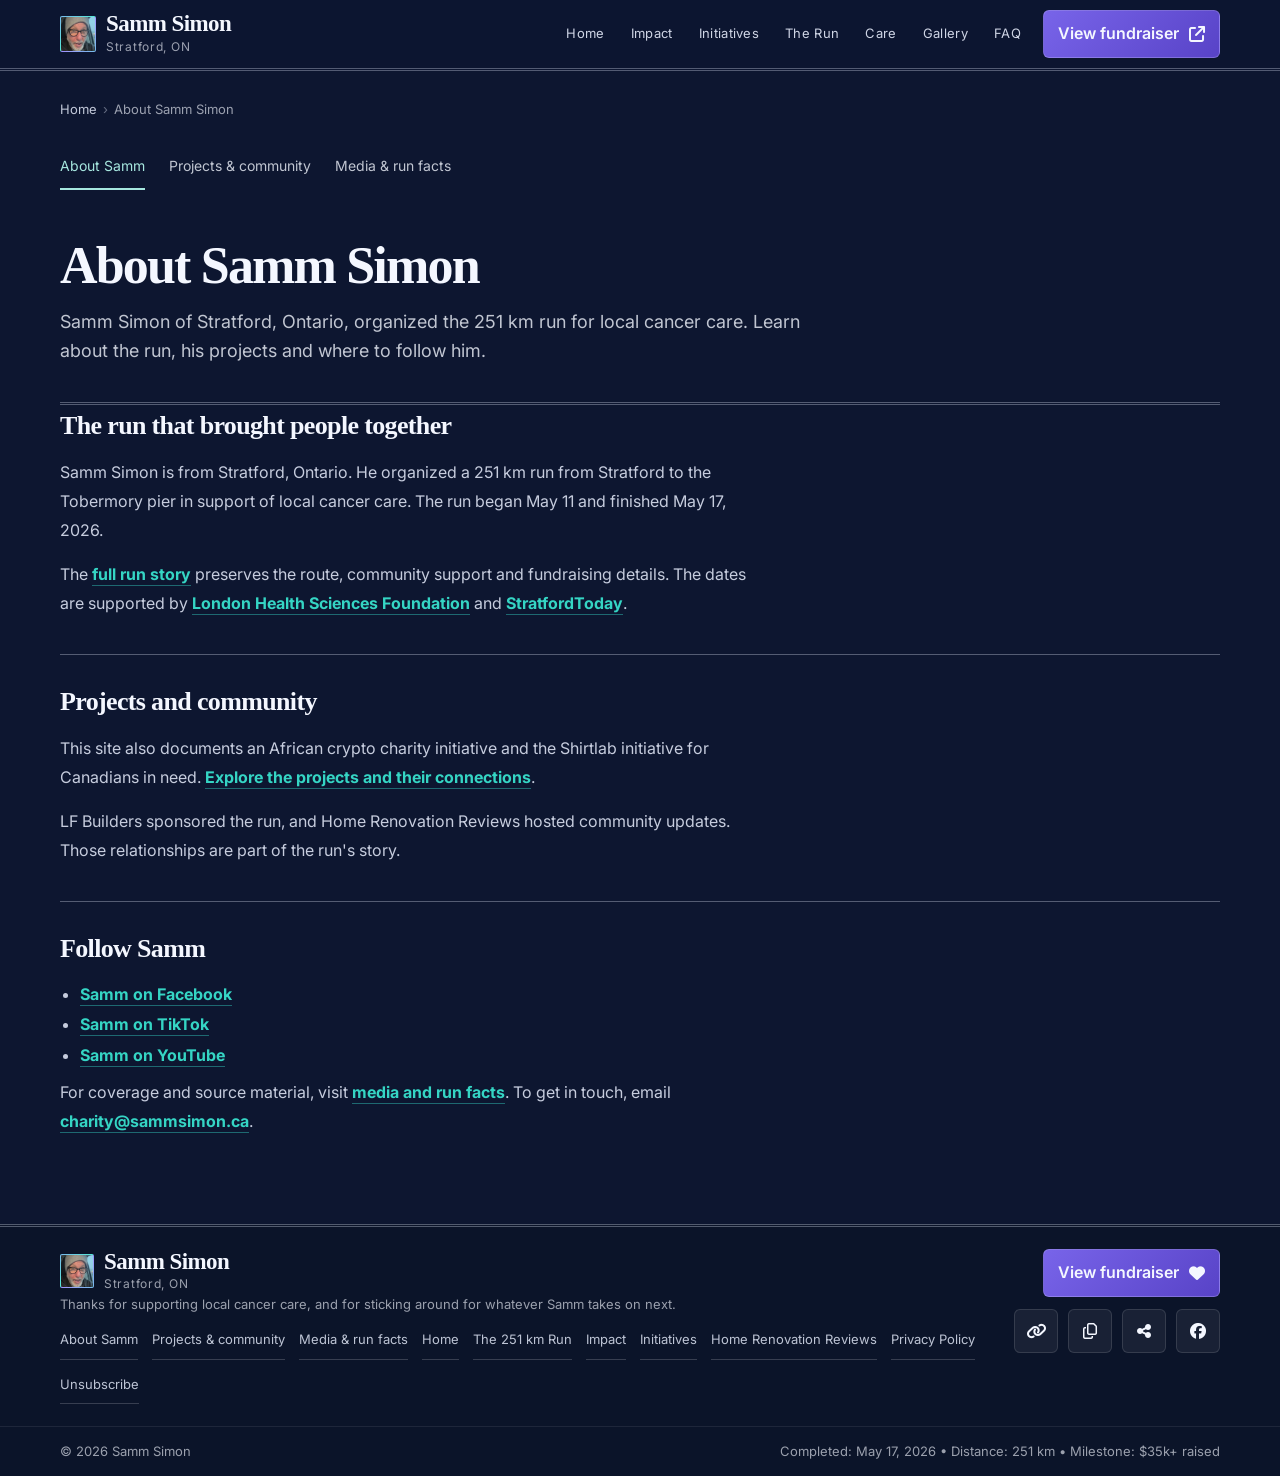
<file: about.html>
<!doctype html>
<html lang="en">
	<head>
		<meta charset="utf-8" />
		<meta name="viewport" content="width=device-width, initial-scale=1" />
		<meta name="theme-color" content="#0d1630" />
		<meta name="color-scheme" content="dark" />
		<meta name="description" content="Samm Simon of Stratford, Ontario, organized the 251 km run for local cancer care. Learn about the run, his projects and where to follow him." />
		<title>About Samm Simon | Samm Simon</title>
		<link rel="canonical" href="https://sammsimon.ca/about.html" />

		<meta property="og:title" content="About Samm Simon | Samm Simon" />
		<meta property="og:description" content="Samm Simon of Stratford, Ontario, organized the 251 km run for local cancer care. Learn about the run, his projects and where to follow him." />
		<meta property="og:site_name" content="Samm Simon Charity Run" />
		<meta property="og:type" content="website" />
		<meta property="og:url" content="https://sammsimon.ca/about.html" />
		<meta property="og:image" content="https://sammsimon.ca/public/gallery/samm-meta-cancer-ribbon-responsive.png" />

		<meta name="twitter:card" content="summary_large_image" />
		<meta name="twitter:title" content="About Samm Simon | Samm Simon" />
		<meta name="twitter:description" content="Samm Simon of Stratford, Ontario, organized the 251 km run for local cancer care. Learn about the run, his projects and where to follow him." />
		<meta name="twitter:image" content="https://sammsimon.ca/public/gallery/samm-meta-cancer-ribbon-responsive.png" />

		<script type="application/ld+json">{
  "@context": "https://schema.org",
  "@graph": [
    {
      "@type": "ProfilePage",
      "@id": "https://sammsimon.ca/about.html#webpage",
      "url": "https://sammsimon.ca/about.html",
      "name": "About Samm Simon",
      "description": "Samm Simon of Stratford, Ontario, organized the 251 km run for local cancer care. Learn about the run, his projects and where to follow him.",
      "isPartOf": {
        "@id": "https://sammsimon.ca/#website"
      },
      "about": {
        "@id": "https://sammsimon.ca/#samm"
      },
      "mainEntity": {
        "@type": "Person",
        "@id": "https://sammsimon.ca/#samm",
        "name": "Samm Simon",
        "url": "https://sammsimon.ca/"
      }
    },
    {
      "@type": "BreadcrumbList",
      "itemListElement": [
        {
          "@type": "ListItem",
          "position": 1,
          "name": "Home",
          "item": "https://sammsimon.ca/"
        },
        {
          "@type": "ListItem",
          "position": 2,
          "name": "About Samm Simon",
          "item": "https://sammsimon.ca/about.html"
        }
      ]
    }
  ]
}</script>

		<link rel="icon" href="/public/gallery/samm-run-1.png" />

		<link rel="preconnect" href="https://fonts.googleapis.com" />
		<link rel="preconnect" href="https://fonts.gstatic.com" crossorigin />
		<link
			href="https://fonts.googleapis.com/css2?family=Inter:wght@400;500;600;700;800&display=swap"
			rel="stylesheet"
		/>
		<link
			href="https://fonts.googleapis.com/css2?family=Rubik:wght@400;500;600;700&display=swap"
			rel="stylesheet"
		/>

		<link
			rel="stylesheet"
			href="https://cdnjs.cloudflare.com/ajax/libs/font-awesome/6.5.2/css/all.min.css"
			integrity="sha512-SnH5WK+bZxgPHs44uWIX+LLJAJ9/2PkPKZ5QiAj6Ta86w+fsb2TkcmfRyVX3pBnMFcV7oQPJkl9QevSCWr3W6A=="
			crossorigin="anonymous"
			referrerpolicy="no-referrer"
		/>

		<link rel="stylesheet" href="/public/styles/styles.css?v=20260926-3" />
		<!-- Google tag (gtag.js) -->
		<script async src="https://www.googletagmanager.com/gtag/js?id=G-WMC7YJ90G8"></script>
		<script>
			window.dataLayer = window.dataLayer || [];
			function gtag(){dataLayer.push(arguments);}
			gtag('js', new Date());

			gtag('config', 'G-WMC7YJ90G8');
		</script>
	</head>
	<body>
		<a class="skip-link" href="#main">Skip to content</a>
		<div id="top" tabindex="-1"></div>
		<header class="site-header">
			<div class="nav-shell">
				<a class="brand" href="/" aria-label="Samm Simon home">
					<img class="brand-mark" src="/public/gallery/samm-dp.png" alt="" decoding="async" />
					<div class="brand-text">
						<div class="brand-name">Samm Simon</div>
						<div class="brand-loc">Stratford, ON</div>
					</div>
				</a>
				<nav class="site-nav" aria-label="Primary">
					<button
						class="nav-toggle"
						type="button"
						aria-label="Open navigation"
						aria-expanded="false"
						aria-controls="navLinks"
					>
						<span class="nav-toggle-lines" aria-hidden="true"></span>
					</button>
					<div class="nav-links" id="navLinks">
						<a class="nav-link" href="/">Home</a>
						<a class="nav-link" href="/#impact">Impact</a>
						<a class="nav-link" href="/#initiatives">Initiatives</a>
						<a class="nav-link" href="/#story">The Run</a>
						<a class="nav-link" href="/#care">Care</a>
						<a class="nav-link" href="/#gallery">Gallery</a>
						<a class="nav-link" href="/#faq">FAQ</a>
					</div>
				</nav>
				<div class="nav-cta">
					<a class="btn btn-primary" data-donate href="https://www.gofundme.com/f/2mspu-charity-run" target="_blank" rel="noopener noreferrer">
						View fundraiser
						<i class="fa-solid fa-arrow-up-right-from-square" aria-hidden="true"></i>
					</a>
				</div>
			</div>
		</header>

		<main id="main" class="writeup"><div class="container"><ol class="breadcrumb" aria-label="Breadcrumb"><li><a href="/">Home</a></li><li aria-current="page">About Samm Simon</li></ol><nav class="hub-nav" aria-label="Explore Samm Simon"><a href="/about.html" aria-current="page">About Samm</a><a href="/projects.html">Projects &amp; community</a><a href="/media.html">Media &amp; run facts</a></nav><section class="writeup-hero"><h1 class="writeup-title">About Samm Simon</h1><p class="writeup-lede">Samm Simon of Stratford, Ontario, organized the 251 km run for local cancer care. Learn about the run, his projects and where to follow him.</p></section><div class="writeup-main"><section class="writeup-section"><h2>The run that brought people together</h2><p>Samm Simon is from Stratford, Ontario. He organized a 251 km run from Stratford to the Tobermory pier in support of local cancer care. The run began May 11 and finished May 17, 2026.</p><p>The <a href="initiatives/251-km-charity-run.html">full run story</a> preserves the route, community support and fundraising details. The dates are supported by <a href="https://lhsf.ca/news/stratford-man-runs-251-km-support-local-cancer-care-honour-wife">London Health Sciences Foundation</a> and <a href="https://www.stratfordtoday.ca/local-news/must-read-simon-raises-more-than-33000-with-week-long-run-from-stratford-to-tobermory-12318405">StratfordToday</a>.</p></section><section class="writeup-section"><h2>Projects and community</h2><p>This site also documents an African crypto charity initiative and the Shirtlab initiative for Canadians in need. <a href="projects.html">Explore the projects and their connections</a>.</p><p>LF Builders sponsored the run, and Home Renovation Reviews hosted community updates. Those relationships are part of the run's story.</p></section><section class="writeup-section"><h2>Follow Samm</h2><ul><li><a href="https://www.facebook.com/samm.siomon">Samm on Facebook</a></li><li><a href="https://www.tiktok.com/@sammsimon1968">Samm on TikTok</a></li><li><a href="https://www.youtube.com/@SammSimon">Samm on YouTube</a></li></ul><p>For coverage and source material, visit <a href="media.html">media and run facts</a>. To get in touch, email <a href="mailto:charity@sammsimon.ca">charity@sammsimon.ca</a>.</p></section></div></div></main>

		<footer class="footer" aria-label="Footer">
			<div class="container footer-grid">
				<div class="footer-left">
					<div class="brand brand-footer">
						<img class="brand-mark" src="/public/gallery/samm-dp.png" alt="" loading="lazy" decoding="async" />
						<div class="brand-text">
							<div class="brand-name">Samm Simon</div>
							<div class="brand-loc">Stratford, ON</div>
						</div>
					</div>
					<p class="fine">
						Thanks for supporting local cancer care, and for sticking around for whatever Samm takes on next.
					</p>
					<nav class="footer-links" aria-label="Footer">
<a href="/about.html">About Samm</a>
<a href="/projects.html">Projects &amp; community</a>
<a href="/media.html">Media &amp; run facts</a>
						<a href="/">Home</a>
						<a href="/#story">The 251 km Run</a>
						<a href="/#impact">Impact</a>
						<a href="/#initiatives">Initiatives</a>
						<a href="https://home.renovation.reviews" target="_blank" rel="noopener noreferrer">Home Renovation Reviews</a>
						<a href="/policy.html">Privacy Policy</a>
						<a href="/unsubscribe.html">Unsubscribe</a>
					</nav>
				</div>

				<div class="footer-actions" aria-label="Footer actions">
					<a class="btn btn-primary" data-donate href="https://www.gofundme.com/f/2mspu-charity-run" target="_blank" rel="noopener noreferrer">
						View fundraiser
						<i class="fa-solid fa-heart" aria-hidden="true"></i>
					</a>

					<div class="share-row" aria-label="Share">
						<button class="iconbtn" type="button" data-copy-page aria-label="Copy page link">
							<i class="fa-solid fa-link" aria-hidden="true"></i>
						</button>
						<button class="iconbtn" type="button" data-copy-link aria-label="Copy GoFundMe link">
							<i class="fa-regular fa-copy" aria-hidden="true"></i>
						</button>
						<button class="iconbtn" type="button" data-share aria-label="Share this page">
							<i class="fa-solid fa-share-nodes" aria-hidden="true"></i>
						</button>
						<button class="iconbtn" type="button" data-share-facebook aria-label="Share on Facebook">
							<i class="fa-brands fa-facebook" aria-hidden="true"></i>
						</button>
					</div>
				</div>
			</div>

			<div class="footer-bottom">
				<div class="container footer-bottom-row">
					<span class="fine">© <span data-year></span> Samm Simon</span>
					<span class="fine">Completed: May 17, 2026 • Distance: 251 km • Milestone: $35k+ raised</span>
				</div>
			</div>
		</footer>

		<div class="toast" role="status" aria-live="polite" aria-atomic="true" hidden>
			<div class="toast-inner">
				<i class="fa-solid fa-circle-check" aria-hidden="true"></i>
				<span data-toast>Copied.</span>
			</div>
		</div>

		<nav class="social-flyout" data-social-flyout aria-label="Quick actions" aria-hidden="true">
			<a class="iconbtn" href="https://www.tiktok.com/@sammsimon1968" target="_blank" rel="noopener noreferrer" aria-label="TikTok">
				<i class="fa-brands fa-tiktok" aria-hidden="true"></i>
			</a>
			<a class="iconbtn" href="https://www.facebook.com/samm.siomon" target="_blank" rel="noopener noreferrer" aria-label="Facebook">
				<i class="fa-brands fa-facebook" aria-hidden="true"></i>
			</a>
			<a class="iconbtn" href="https://www.youtube.com/@SammSimon/shorts" target="_blank" rel="noopener noreferrer" aria-label="YouTube">
				<i class="fa-brands fa-youtube" aria-hidden="true"></i>
			</a>
			<a class="iconbtn" data-donate href="https://www.gofundme.com/f/2mspu-charity-run" target="_blank" rel="noopener noreferrer" aria-label="View fundraiser">
				<i class="fa-solid fa-heart" aria-hidden="true"></i>
			</a>
			<button class="iconbtn" type="button" data-share aria-label="Share this page">
				<i class="fa-solid fa-share-nodes" aria-hidden="true"></i>
			</button>
			<a class="iconbtn" href="#top" aria-label="Back to top">
				<i class="fa-solid fa-arrow-up" aria-hidden="true"></i>
			</a>
		</nav>

		<script src="/public/scripts/app.js?v=20260922-1" defer></script>
	</body>
</html>
</file>
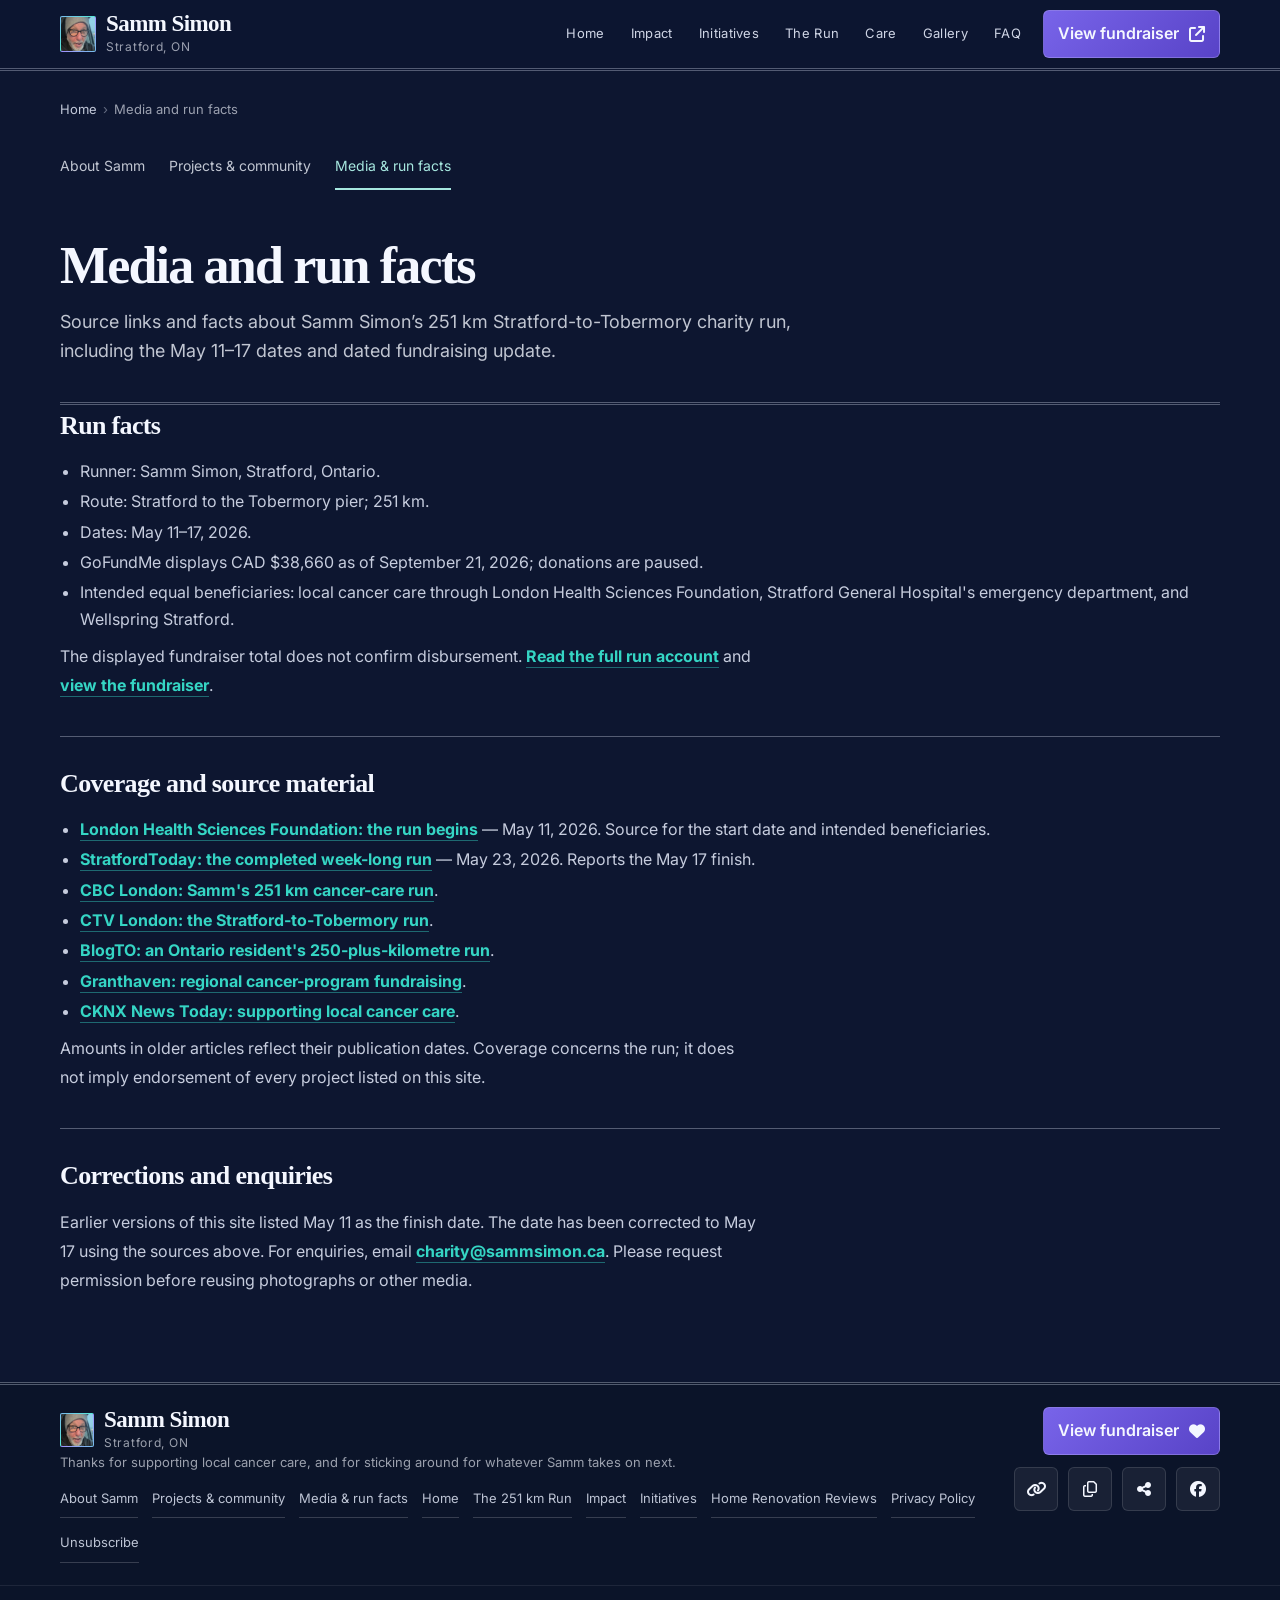
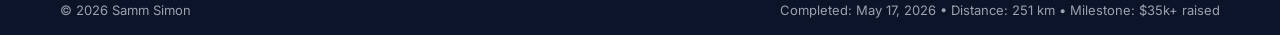
<file: media.html>
<!doctype html>
<html lang="en">
	<head>
		<meta charset="utf-8" />
		<meta name="viewport" content="width=device-width, initial-scale=1" />
		<meta name="theme-color" content="#0d1630" />
		<meta name="color-scheme" content="dark" />
		<meta name="description" content="Source links and facts about Samm Simon’s 251 km Stratford-to-Tobermory charity run, including the May 11–17 dates and dated fundraising update." />
		<title>Media and run facts | Samm Simon</title>
		<link rel="canonical" href="https://sammsimon.ca/media.html" />

		<meta property="og:title" content="Media and run facts | Samm Simon" />
		<meta property="og:description" content="Source links and facts about Samm Simon’s 251 km Stratford-to-Tobermory charity run, including the May 11–17 dates and dated fundraising update." />
		<meta property="og:site_name" content="Samm Simon Charity Run" />
		<meta property="og:type" content="website" />
		<meta property="og:url" content="https://sammsimon.ca/media.html" />
		<meta property="og:image" content="https://sammsimon.ca/public/gallery/samm-meta-cancer-ribbon-responsive.png" />

		<meta name="twitter:card" content="summary_large_image" />
		<meta name="twitter:title" content="Media and run facts | Samm Simon" />
		<meta name="twitter:description" content="Source links and facts about Samm Simon’s 251 km Stratford-to-Tobermory charity run, including the May 11–17 dates and dated fundraising update." />
		<meta name="twitter:image" content="https://sammsimon.ca/public/gallery/samm-meta-cancer-ribbon-responsive.png" />

		<script type="application/ld+json">{
  "@context": "https://schema.org",
  "@graph": [
    {
      "@type": "CollectionPage",
      "@id": "https://sammsimon.ca/media.html#webpage",
      "url": "https://sammsimon.ca/media.html",
      "name": "Media and run facts",
      "description": "Source links and facts about Samm Simon’s 251 km Stratford-to-Tobermory charity run, including the May 11–17 dates and dated fundraising update.",
      "isPartOf": {
        "@id": "https://sammsimon.ca/#website"
      },
      "about": {
        "@id": "https://sammsimon.ca/#samm"
      }
    },
    {
      "@type": "BreadcrumbList",
      "itemListElement": [
        {
          "@type": "ListItem",
          "position": 1,
          "name": "Home",
          "item": "https://sammsimon.ca/"
        },
        {
          "@type": "ListItem",
          "position": 2,
          "name": "Media and run facts",
          "item": "https://sammsimon.ca/media.html"
        }
      ]
    }
  ]
}</script>

		<link rel="icon" href="/public/gallery/samm-run-1.png" />

		<link rel="preconnect" href="https://fonts.googleapis.com" />
		<link rel="preconnect" href="https://fonts.gstatic.com" crossorigin />
		<link
			href="https://fonts.googleapis.com/css2?family=Inter:wght@400;500;600;700;800&display=swap"
			rel="stylesheet"
		/>
		<link
			href="https://fonts.googleapis.com/css2?family=Rubik:wght@400;500;600;700&display=swap"
			rel="stylesheet"
		/>

		<link
			rel="stylesheet"
			href="https://cdnjs.cloudflare.com/ajax/libs/font-awesome/6.5.2/css/all.min.css"
			integrity="sha512-SnH5WK+bZxgPHs44uWIX+LLJAJ9/2PkPKZ5QiAj6Ta86w+fsb2TkcmfRyVX3pBnMFcV7oQPJkl9QevSCWr3W6A=="
			crossorigin="anonymous"
			referrerpolicy="no-referrer"
		/>

		<link rel="stylesheet" href="/public/styles/styles.css?v=20260926-3" />
		<!-- Google tag (gtag.js) -->
		<script async src="https://www.googletagmanager.com/gtag/js?id=G-WMC7YJ90G8"></script>
		<script>
			window.dataLayer = window.dataLayer || [];
			function gtag(){dataLayer.push(arguments);}
			gtag('js', new Date());

			gtag('config', 'G-WMC7YJ90G8');
		</script>
	</head>
	<body>
		<a class="skip-link" href="#main">Skip to content</a>
		<div id="top" tabindex="-1"></div>
		<header class="site-header">
			<div class="nav-shell">
				<a class="brand" href="/" aria-label="Samm Simon home">
					<img class="brand-mark" src="/public/gallery/samm-dp.png" alt="" decoding="async" />
					<div class="brand-text">
						<div class="brand-name">Samm Simon</div>
						<div class="brand-loc">Stratford, ON</div>
					</div>
				</a>
				<nav class="site-nav" aria-label="Primary">
					<button
						class="nav-toggle"
						type="button"
						aria-label="Open navigation"
						aria-expanded="false"
						aria-controls="navLinks"
					>
						<span class="nav-toggle-lines" aria-hidden="true"></span>
					</button>
					<div class="nav-links" id="navLinks">
						<a class="nav-link" href="/">Home</a>
						<a class="nav-link" href="/#impact">Impact</a>
						<a class="nav-link" href="/#initiatives">Initiatives</a>
						<a class="nav-link" href="/#story">The Run</a>
						<a class="nav-link" href="/#care">Care</a>
						<a class="nav-link" href="/#gallery">Gallery</a>
						<a class="nav-link" href="/#faq">FAQ</a>
					</div>
				</nav>
				<div class="nav-cta">
					<a class="btn btn-primary" data-donate href="https://www.gofundme.com/f/2mspu-charity-run" target="_blank" rel="noopener noreferrer">
						View fundraiser
						<i class="fa-solid fa-arrow-up-right-from-square" aria-hidden="true"></i>
					</a>
				</div>
			</div>
		</header>

		<main id="main" class="writeup"><div class="container"><ol class="breadcrumb" aria-label="Breadcrumb"><li><a href="/">Home</a></li><li aria-current="page">Media and run facts</li></ol><nav class="hub-nav" aria-label="Explore Samm Simon"><a href="/about.html">About Samm</a><a href="/projects.html">Projects &amp; community</a><a href="/media.html" aria-current="page">Media &amp; run facts</a></nav><section class="writeup-hero"><h1 class="writeup-title">Media and run facts</h1><p class="writeup-lede">Source links and facts about Samm Simon’s 251 km Stratford-to-Tobermory charity run, including the May 11–17 dates and dated fundraising update.</p></section><div class="writeup-main"><section class="writeup-section"><h2>Run facts</h2><ul><li>Runner: Samm Simon, Stratford, Ontario.</li><li>Route: Stratford to the Tobermory pier; 251 km.</li><li>Dates: May 11–17, 2026.</li><li>GoFundMe displays CAD $38,660 as of September 21, 2026; donations are paused.</li><li>Intended equal beneficiaries: local cancer care through London Health Sciences Foundation, Stratford General Hospital's emergency department, and Wellspring Stratford.</li></ul><p>The displayed fundraiser total does not confirm disbursement. <a href="initiatives/251-km-charity-run.html">Read the full run account</a> and <a href="https://www.gofundme.com/f/2mspu-charity-run">view the fundraiser</a>.</p></section><section class="writeup-section"><h2>Coverage and source material</h2><ul><li><a href="https://lhsf.ca/news/stratford-man-runs-251-km-support-local-cancer-care-honour-wife">London Health Sciences Foundation: the run begins</a> — May 11, 2026. Source for the start date and intended beneficiaries.</li><li><a href="https://www.stratfordtoday.ca/local-news/must-read-simon-raises-more-than-33000-with-week-long-run-from-stratford-to-tobermory-12318405">StratfordToday: the completed week-long run</a> — May 23, 2026. Reports the May 17 finish.</li><li><a href="https://www.cbc.ca/news/canada/london/stratford-man-to-run-251-km-for-cancer-care-in-honour-of-wife-with-terminal-cancer-9.7195280">CBC London: Samm's 251 km cancer-care run</a>.</li><li><a href="https://www.ctvnews.ca/london/article/stratford-man-running-251-km-for-wife-with-terminal-cancer/">CTV London: the Stratford-to-Tobermory run</a>.</li><li><a href="https://www.blogto.com/city/2026/04/ontario-resident-run-over-250-kilometres/">BlogTO: an Ontario resident's 250-plus-kilometre run</a>.</li><li><a href="https://www.granthaven.com/post/samm-simon-raises-more-than-33k-during-fundraising-run-for-regional-cancer-programs">Granthaven: regional cancer-program fundraising</a>.</li><li><a href="https://cknxnewstoday.ca/midwestern/news/2026/05/11/stratford-man-running-over-250-km-to-support-local-cancer-care">CKNX News Today: supporting local cancer care</a>.</li></ul><p>Amounts in older articles reflect their publication dates. Coverage concerns the run; it does not imply endorsement of every project listed on this site.</p></section><section class="writeup-section"><h2>Corrections and enquiries</h2><p>Earlier versions of this site listed May 11 as the finish date. The date has been corrected to May 17 using the sources above. For enquiries, email <a href="mailto:charity@sammsimon.ca">charity@sammsimon.ca</a>. Please request permission before reusing photographs or other media.</p></section></div></div></main>

		<footer class="footer" aria-label="Footer">
			<div class="container footer-grid">
				<div class="footer-left">
					<div class="brand brand-footer">
						<img class="brand-mark" src="/public/gallery/samm-dp.png" alt="" loading="lazy" decoding="async" />
						<div class="brand-text">
							<div class="brand-name">Samm Simon</div>
							<div class="brand-loc">Stratford, ON</div>
						</div>
					</div>
					<p class="fine">
						Thanks for supporting local cancer care, and for sticking around for whatever Samm takes on next.
					</p>
					<nav class="footer-links" aria-label="Footer">
<a href="/about.html">About Samm</a>
<a href="/projects.html">Projects &amp; community</a>
<a href="/media.html">Media &amp; run facts</a>
						<a href="/">Home</a>
						<a href="/#story">The 251 km Run</a>
						<a href="/#impact">Impact</a>
						<a href="/#initiatives">Initiatives</a>
						<a href="https://home.renovation.reviews" target="_blank" rel="noopener noreferrer">Home Renovation Reviews</a>
						<a href="/policy.html">Privacy Policy</a>
						<a href="/unsubscribe.html">Unsubscribe</a>
					</nav>
				</div>

				<div class="footer-actions" aria-label="Footer actions">
					<a class="btn btn-primary" data-donate href="https://www.gofundme.com/f/2mspu-charity-run" target="_blank" rel="noopener noreferrer">
						View fundraiser
						<i class="fa-solid fa-heart" aria-hidden="true"></i>
					</a>

					<div class="share-row" aria-label="Share">
						<button class="iconbtn" type="button" data-copy-page aria-label="Copy page link">
							<i class="fa-solid fa-link" aria-hidden="true"></i>
						</button>
						<button class="iconbtn" type="button" data-copy-link aria-label="Copy GoFundMe link">
							<i class="fa-regular fa-copy" aria-hidden="true"></i>
						</button>
						<button class="iconbtn" type="button" data-share aria-label="Share this page">
							<i class="fa-solid fa-share-nodes" aria-hidden="true"></i>
						</button>
						<button class="iconbtn" type="button" data-share-facebook aria-label="Share on Facebook">
							<i class="fa-brands fa-facebook" aria-hidden="true"></i>
						</button>
					</div>
				</div>
			</div>

			<div class="footer-bottom">
				<div class="container footer-bottom-row">
					<span class="fine">© <span data-year></span> Samm Simon</span>
					<span class="fine">Completed: May 17, 2026 • Distance: 251 km • Milestone: $35k+ raised</span>
				</div>
			</div>
		</footer>

		<div class="toast" role="status" aria-live="polite" aria-atomic="true" hidden>
			<div class="toast-inner">
				<i class="fa-solid fa-circle-check" aria-hidden="true"></i>
				<span data-toast>Copied.</span>
			</div>
		</div>

		<nav class="social-flyout" data-social-flyout aria-label="Quick actions" aria-hidden="true">
			<a class="iconbtn" href="https://www.tiktok.com/@sammsimon1968" target="_blank" rel="noopener noreferrer" aria-label="TikTok">
				<i class="fa-brands fa-tiktok" aria-hidden="true"></i>
			</a>
			<a class="iconbtn" href="https://www.facebook.com/samm.siomon" target="_blank" rel="noopener noreferrer" aria-label="Facebook">
				<i class="fa-brands fa-facebook" aria-hidden="true"></i>
			</a>
			<a class="iconbtn" href="https://www.youtube.com/@SammSimon/shorts" target="_blank" rel="noopener noreferrer" aria-label="YouTube">
				<i class="fa-brands fa-youtube" aria-hidden="true"></i>
			</a>
			<a class="iconbtn" data-donate href="https://www.gofundme.com/f/2mspu-charity-run" target="_blank" rel="noopener noreferrer" aria-label="View fundraiser">
				<i class="fa-solid fa-heart" aria-hidden="true"></i>
			</a>
			<button class="iconbtn" type="button" data-share aria-label="Share this page">
				<i class="fa-solid fa-share-nodes" aria-hidden="true"></i>
			</button>
			<a class="iconbtn" href="#top" aria-label="Back to top">
				<i class="fa-solid fa-arrow-up" aria-hidden="true"></i>
			</a>
		</nav>

		<script src="/public/scripts/app.js?v=20260922-1" defer></script>
	</body>
</html>
</file>
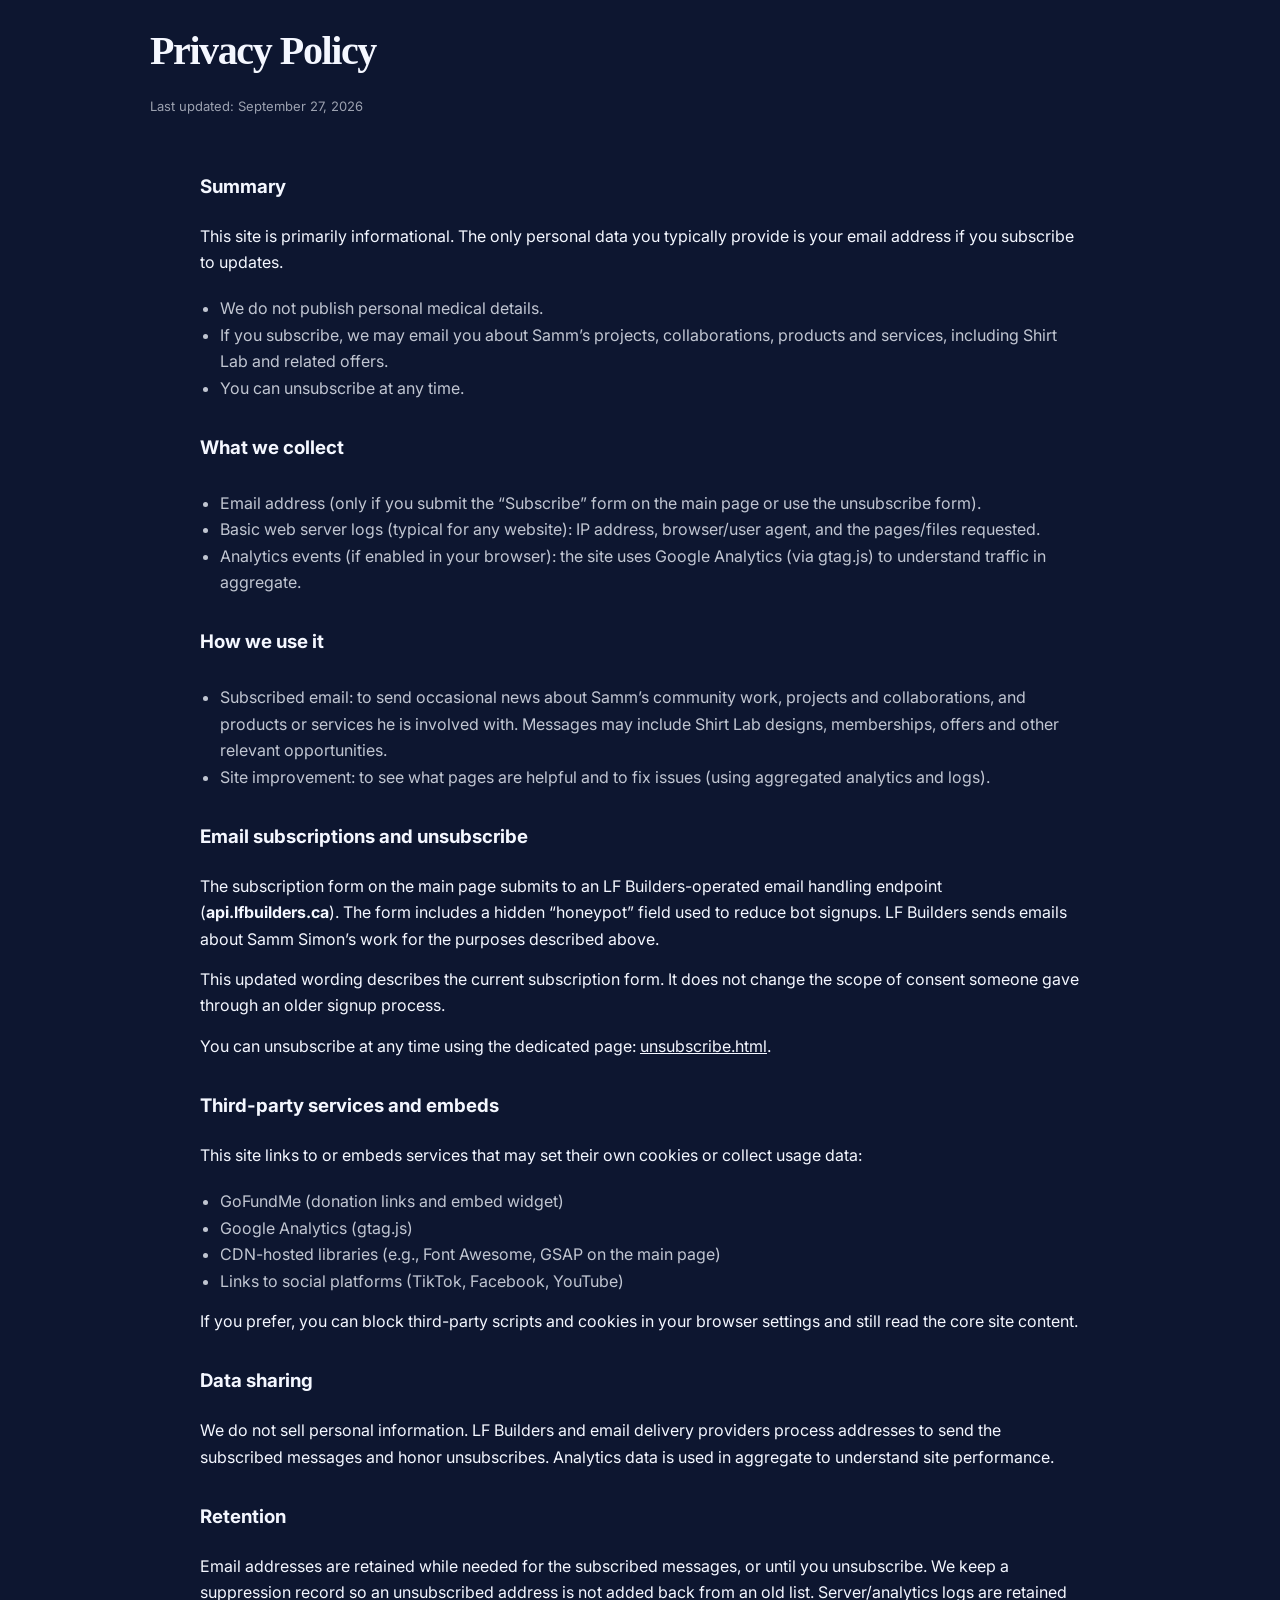
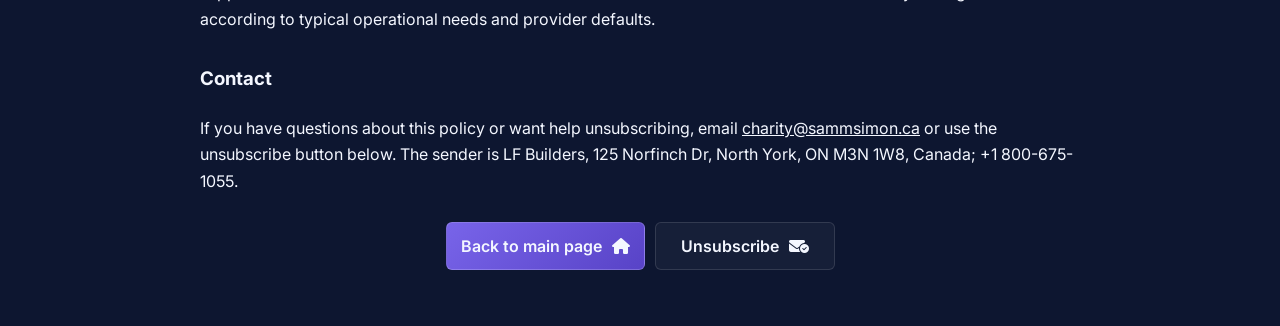
<file: policy.html>
<!doctype html>
<html lang="en">
	<head>
		<meta charset="utf-8" />
		<meta name="viewport" content="width=device-width, initial-scale=1" />
		<meta name="theme-color" content="#0d1630" />
		<meta name="color-scheme" content="dark" />
		<meta
			name="description"
			content="Privacy policy for sammsimon.ca — how email updates, analytics, and third‑party embeds are handled."
		/>

		<title>Privacy and email updates | Samm Simon</title>
		<link rel="canonical" href="https://sammsimon.ca/policy.html" />

		<link rel="icon" href="public/gallery/samm-run-1.png" />

		<link rel="preconnect" href="https://fonts.googleapis.com" />
		<link rel="preconnect" href="https://fonts.gstatic.com" crossorigin />
		<link
			href="https://fonts.googleapis.com/css2?family=Inter:wght@400;500;600;700;800&display=swap"
			rel="stylesheet"
		/>
		<link
			href="https://fonts.googleapis.com/css2?family=Rubik:wght@400;500;600;700&display=swap"
			rel="stylesheet"
		/>

		<link
			rel="stylesheet"
			href="https://cdnjs.cloudflare.com/ajax/libs/font-awesome/6.5.2/css/all.min.css"
			integrity="sha512-SnH5WK+bZxgPHs44uWIX+LLJAJ9/2PkPKZ5QiAj6Ta86w+fsb2TkcmfRyVX3pBnMFcV7oQPJkl9QevSCWr3W6A=="
			crossorigin="anonymous"
			referrerpolicy="no-referrer"
		/>

		<link rel="stylesheet" href="public/styles/styles.css?v=20260926-3" />

		<style>
			.policy-wrap{padding:28px 0 56px}
			.policy-card{max-width:980px;margin:0 auto}
			.policy-meta{margin:10px 0 0;color:var(--muted2);font-size:13px}
			.policy-content{display:grid;gap:14px;text-align:left}
			.policy-content h3{margin:18px 0 6px}
			.policy-content p{margin:0}
			.policy-content ul{margin:6px 0 0;padding-left:20px;color:var(--muted)}
			.policy-links{display:flex;gap:10px;flex-wrap:wrap;justify-content:center;margin-top:14px}
			.policy-links .btn{min-width:180px}
		</style>
	</head>
	<body>
		<main id="main" class="policy-wrap" aria-label="Privacy policy">
			<section class="section-policy" aria-label="Privacy Policy">
				<div class="container policy-card">
					<div class="section-head">
						<h1 class="section-title">Privacy Policy</h1>
						<p class="policy-meta">Last updated: September 27, 2026</p>
					</div>

					<div class="email-signup-card">
						<div class="policy-content">
							<h3>Summary</h3>
							<p>
								This site is primarily informational. The only personal data you typically provide is your email address if you
								subscribe to updates.
							</p>
							<ul>
								<li>We do not publish personal medical details.</li>
								<li>If you subscribe, we may email you about Samm’s projects, collaborations, products and services, including Shirt Lab and related offers.</li>
								<li>You can unsubscribe at any time.</li>
							</ul>

							<h3>What we collect</h3>
							<ul>
								<li>
									Email address (only if you submit the “Subscribe” form on the main page or use the unsubscribe form).
								</li>
								<li>
									Basic web server logs (typical for any website): IP address, browser/user agent, and the pages/files requested.
								</li>
								<li>
									Analytics events (if enabled in your browser): the site uses Google Analytics (via gtag.js) to understand
									traffic in aggregate.
								</li>
							</ul>

							<h3>How we use it</h3>
							<ul>
								<li>
									Subscribed email: to send occasional news about Samm’s community work, projects and collaborations, and products or services he is involved with. Messages may include Shirt Lab designs, memberships, offers and other relevant opportunities.
								</li>
								<li>
									Site improvement: to see what pages are helpful and to fix issues (using aggregated analytics and logs).
								</li>
							</ul>

							<h3>Email subscriptions and unsubscribe</h3>
							<p>
								The subscription form on the main page submits to an LF Builders-operated email handling endpoint
								(<strong>api.lfbuilders.ca</strong>). The form includes a hidden “honeypot” field used to reduce bot signups. LF Builders sends emails about Samm Simon’s work for the purposes described above.
							</p>
							<p>
								This updated wording describes the current subscription form. It does not change the scope of consent someone gave through an older signup process.
							</p>
							<p>
								You can unsubscribe at any time using the dedicated page:
								<a href="unsubscribe.html">unsubscribe.html</a>.
							</p>

							<h3>Third-party services and embeds</h3>
							<p>This site links to or embeds services that may set their own cookies or collect usage data:</p>
							<ul>
								<li>GoFundMe (donation links and embed widget)</li>
								<li>Google Analytics (gtag.js)</li>
								<li>CDN-hosted libraries (e.g., Font Awesome, GSAP on the main page)</li>
								<li>Links to social platforms (TikTok, Facebook, YouTube)</li>
							</ul>
							<p>
								If you prefer, you can block third-party scripts and cookies in your browser settings and still read the
								core site content.
							</p>

							<h3>Data sharing</h3>
							<p>
								We do not sell personal information. LF Builders and email delivery providers process addresses to send the subscribed messages and honor unsubscribes. Analytics data is used in aggregate to understand site performance.
							</p>

							<h3>Retention</h3>
							<p>
								Email addresses are retained while needed for the subscribed messages, or until you unsubscribe. We keep a suppression record so an unsubscribed address is not added back from an old list.
								Server/analytics logs are retained according to typical operational needs and provider defaults.
							</p>

							<h3>Contact</h3>
							<p>
								If you have questions about this policy or want help unsubscribing, email
								<a href="mailto:charity@sammsimon.ca">charity@sammsimon.ca</a>
								or use the unsubscribe button below. The sender is LF Builders, 125 Norfinch Dr, North York, ON M3N 1W8, Canada; +1 800-675-1055.
							</p>

							<div class="policy-links" aria-label="Quick links">
								<a class="btn btn-primary" href="index.html">
									Back to main page
									<i class="fa-solid fa-house" aria-hidden="true"></i>
								</a>
								<a class="btn btn-ghost" href="unsubscribe.html">
									Unsubscribe
									<i class="fa-solid fa-envelope-circle-check" aria-hidden="true"></i>
								</a>
							</div>
						</div>
					</div>
				</div>
			</section>
		</main>
		<script>
			(() => {
				'use strict';

				const year = document.querySelector('[data-year]');
				if (year) year.textContent = String(new Date().getFullYear());

				const toggle = document.querySelector('.nav-toggle');
				const links = document.getElementById('navLinks');
				if (!toggle || !links) return;

				function setOpen(nextOpen) {
					links.classList.toggle('is-open', nextOpen);
					toggle.setAttribute('aria-expanded', String(nextOpen));
					if (nextOpen) links.querySelector('a')?.focus();
				}

				toggle.addEventListener('click', () => {
					setOpen(!links.classList.contains('is-open'));
				});

				document.addEventListener('click', (e) => {
					if (!links.classList.contains('is-open')) return;
					if (toggle.contains(e.target) || links.contains(e.target)) return;
					setOpen(false);
				});

				document.addEventListener('keydown', (e) => {
					if (e.key === 'Escape') setOpen(false);
				});
			})();
		</script>
	</body>
</html>
</file>
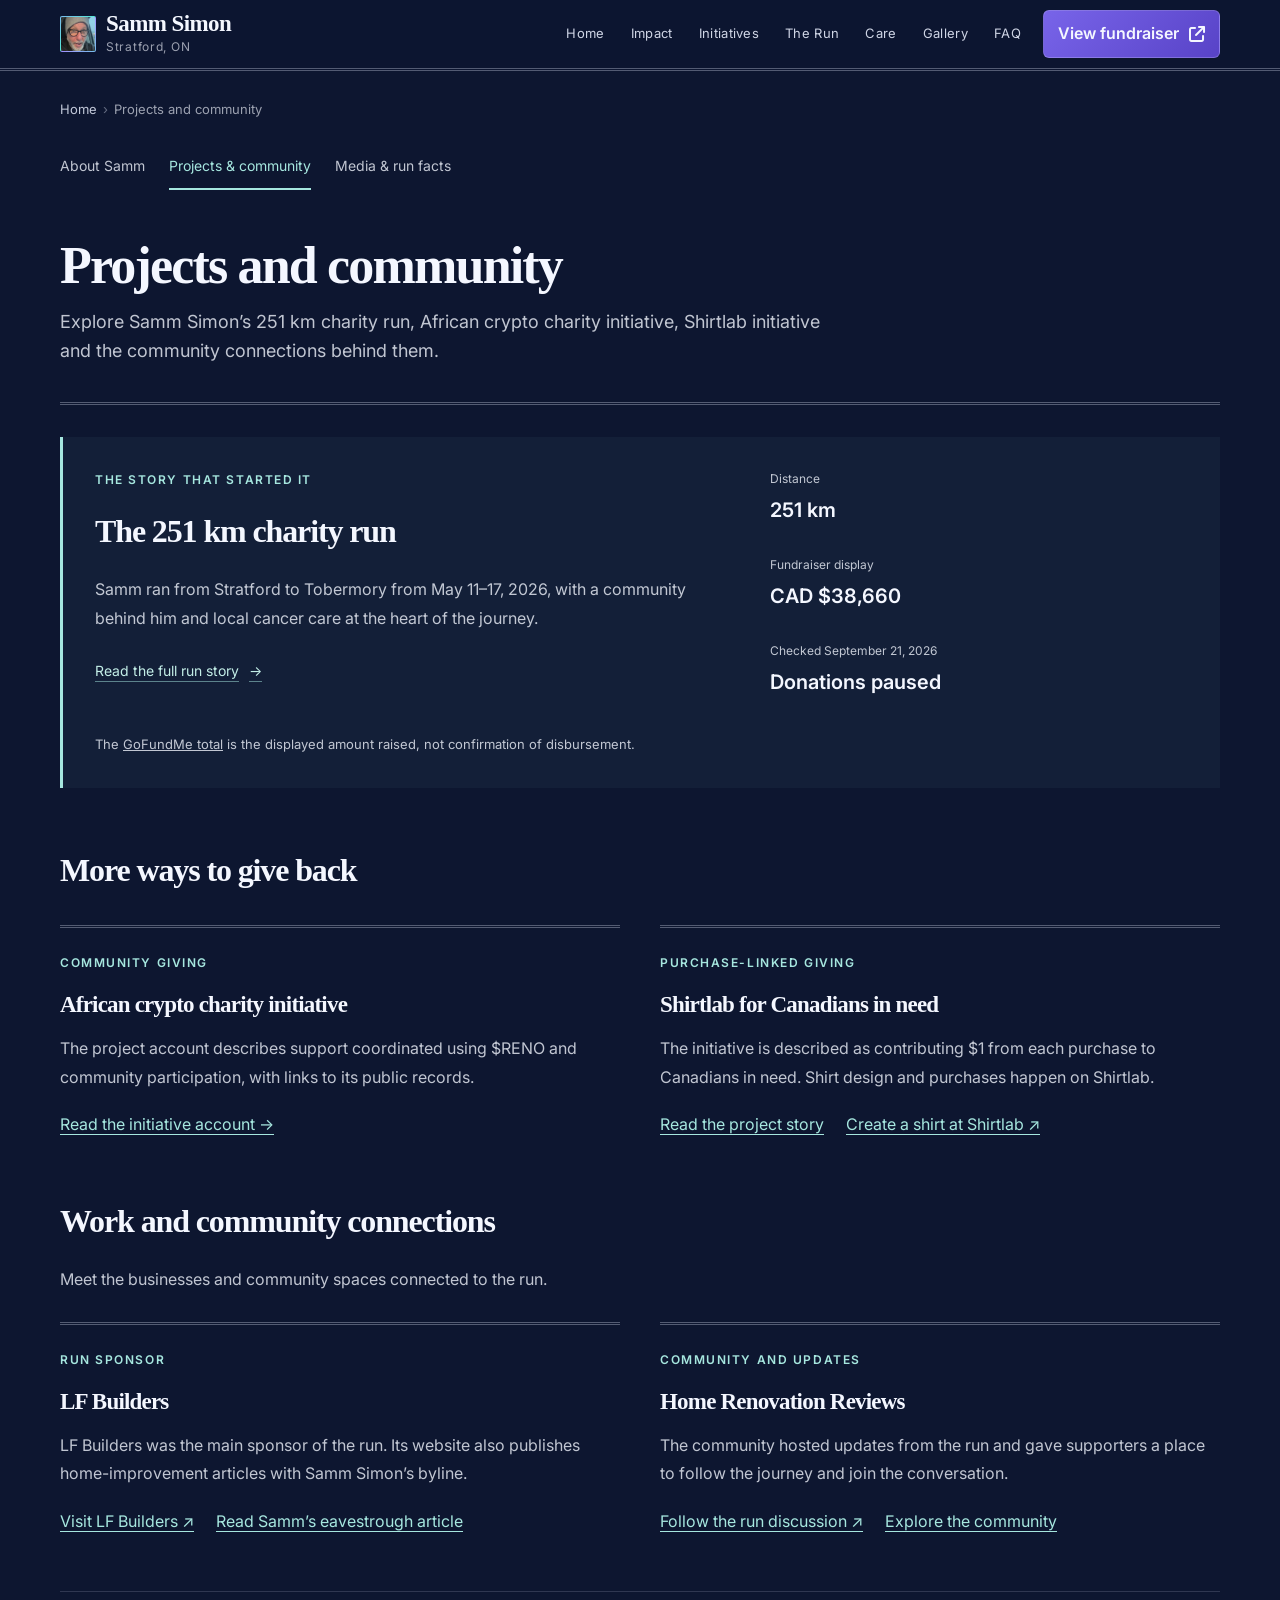
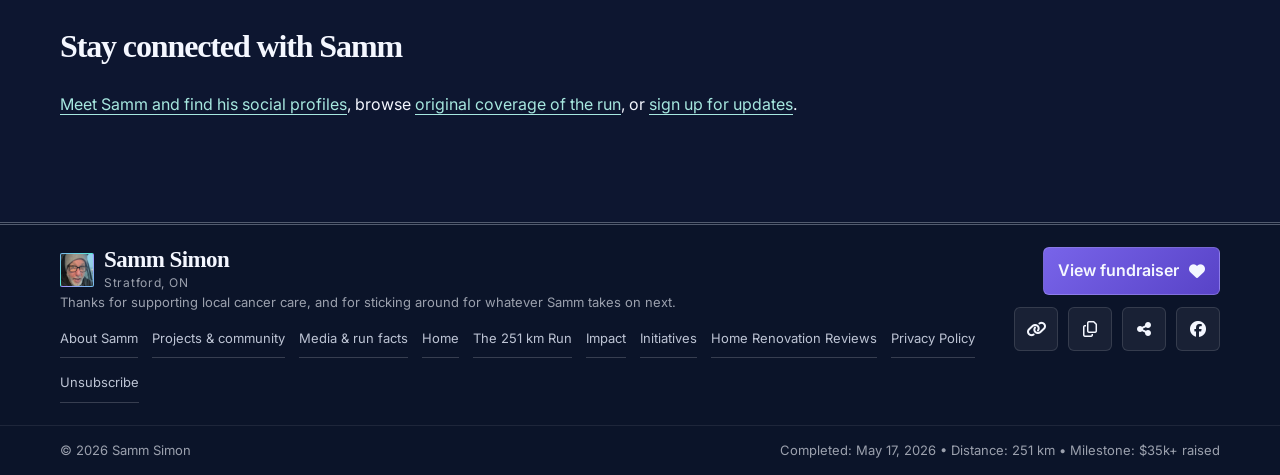
<file: projects.html>
<!doctype html>
<html lang="en">
	<head>
		<meta charset="utf-8" />
		<meta name="viewport" content="width=device-width, initial-scale=1" />
		<meta name="theme-color" content="#0d1630" />
		<meta name="color-scheme" content="dark" />
		<meta name="description" content="Explore Samm Simon’s 251 km charity run, African crypto charity initiative, Shirtlab initiative and the community connections behind them." />
		<title>Projects and community | Samm Simon</title>
		<link rel="canonical" href="https://sammsimon.ca/projects.html" />

		<meta property="og:title" content="Projects and community | Samm Simon" />
		<meta property="og:description" content="Explore Samm Simon’s 251 km charity run, African crypto charity initiative, Shirtlab initiative and the community connections behind them." />
		<meta property="og:site_name" content="Samm Simon Charity Run" />
		<meta property="og:type" content="website" />
		<meta property="og:url" content="https://sammsimon.ca/projects.html" />
		<meta property="og:image" content="https://sammsimon.ca/public/gallery/samm-meta-cancer-ribbon-responsive.png" />

		<meta name="twitter:card" content="summary_large_image" />
		<meta name="twitter:title" content="Projects and community | Samm Simon" />
		<meta name="twitter:description" content="Explore Samm Simon’s 251 km charity run, African crypto charity initiative, Shirtlab initiative and the community connections behind them." />
		<meta name="twitter:image" content="https://sammsimon.ca/public/gallery/samm-meta-cancer-ribbon-responsive.png" />

		<script type="application/ld+json">{
  "@context": "https://schema.org",
  "@graph": [
    {
      "@type": "CollectionPage",
      "@id": "https://sammsimon.ca/projects.html#webpage",
      "url": "https://sammsimon.ca/projects.html",
      "name": "Projects and community",
      "description": "Explore Samm Simon’s 251 km charity run, African crypto charity initiative, Shirtlab initiative and the community connections behind them.",
      "isPartOf": {
        "@id": "https://sammsimon.ca/#website"
      },
      "about": {
        "@id": "https://sammsimon.ca/#samm"
      },
      "mainEntity": {
        "@type": "ItemList",
        "itemListElement": [
          {
            "@type": "ListItem",
            "position": 1,
            "name": "The 251 km charity run",
            "url": "https://sammsimon.ca/initiatives/251-km-charity-run.html"
          },
          {
            "@type": "ListItem",
            "position": 2,
            "name": "African crypto charity initiative",
            "url": "https://sammsimon.ca/initiatives/african-crypto-charity.html"
          },
          {
            "@type": "ListItem",
            "position": 3,
            "name": "Shirtlab for Canadians in need",
            "url": "https://sammsimon.ca/initiatives/shirtlab-canadians-in-need.html"
          }
        ]
      }
    },
    {
      "@type": "BreadcrumbList",
      "itemListElement": [
        {
          "@type": "ListItem",
          "position": 1,
          "name": "Home",
          "item": "https://sammsimon.ca/"
        },
        {
          "@type": "ListItem",
          "position": 2,
          "name": "Projects and community",
          "item": "https://sammsimon.ca/projects.html"
        }
      ]
    }
  ]
}</script>

		<link rel="icon" href="/public/gallery/samm-run-1.png" />

		<link rel="preconnect" href="https://fonts.googleapis.com" />
		<link rel="preconnect" href="https://fonts.gstatic.com" crossorigin />
		<link
			href="https://fonts.googleapis.com/css2?family=Inter:wght@400;500;600;700;800&display=swap"
			rel="stylesheet"
		/>
		<link
			href="https://fonts.googleapis.com/css2?family=Rubik:wght@400;500;600;700&display=swap"
			rel="stylesheet"
		/>

		<link
			rel="stylesheet"
			href="https://cdnjs.cloudflare.com/ajax/libs/font-awesome/6.5.2/css/all.min.css"
			integrity="sha512-SnH5WK+bZxgPHs44uWIX+LLJAJ9/2PkPKZ5QiAj6Ta86w+fsb2TkcmfRyVX3pBnMFcV7oQPJkl9QevSCWr3W6A=="
			crossorigin="anonymous"
			referrerpolicy="no-referrer"
		/>

		<link rel="stylesheet" href="/public/styles/styles.css?v=20260926-3" />
		<!-- Google tag (gtag.js) -->
		<script async src="https://www.googletagmanager.com/gtag/js?id=G-WMC7YJ90G8"></script>
		<script>
			window.dataLayer = window.dataLayer || [];
			function gtag(){dataLayer.push(arguments);}
			gtag('js', new Date());

			gtag('config', 'G-WMC7YJ90G8');
		</script>
	</head>
	<body>
		<a class="skip-link" href="#main">Skip to content</a>
		<div id="top" tabindex="-1"></div>
		<header class="site-header">
			<div class="nav-shell">
				<a class="brand" href="/" aria-label="Samm Simon home">
					<img class="brand-mark" src="/public/gallery/samm-dp.png" alt="" decoding="async" />
					<div class="brand-text">
						<div class="brand-name">Samm Simon</div>
						<div class="brand-loc">Stratford, ON</div>
					</div>
				</a>
				<nav class="site-nav" aria-label="Primary">
					<button
						class="nav-toggle"
						type="button"
						aria-label="Open navigation"
						aria-expanded="false"
						aria-controls="navLinks"
					>
						<span class="nav-toggle-lines" aria-hidden="true"></span>
					</button>
					<div class="nav-links" id="navLinks">
						<a class="nav-link" href="/">Home</a>
						<a class="nav-link" href="/#impact">Impact</a>
						<a class="nav-link" href="/#initiatives">Initiatives</a>
						<a class="nav-link" href="/#story">The Run</a>
						<a class="nav-link" href="/#care">Care</a>
						<a class="nav-link" href="/#gallery">Gallery</a>
						<a class="nav-link" href="/#faq">FAQ</a>
					</div>
				</nav>
				<div class="nav-cta">
					<a class="btn btn-primary" data-donate href="https://www.gofundme.com/f/2mspu-charity-run" target="_blank" rel="noopener noreferrer">
						View fundraiser
						<i class="fa-solid fa-arrow-up-right-from-square" aria-hidden="true"></i>
					</a>
				</div>
			</div>
		</header>

		<main id="main" class="writeup"><div class="container"><ol class="breadcrumb" aria-label="Breadcrumb"><li><a href="/">Home</a></li><li aria-current="page">Projects and community</li></ol><nav class="hub-nav" aria-label="Explore Samm Simon"><a href="/about.html">About Samm</a><a href="/projects.html" aria-current="page">Projects &amp; community</a><a href="/media.html">Media &amp; run facts</a></nav><section class="writeup-hero"><h1 class="writeup-title">Projects and community</h1><p class="writeup-lede">Explore Samm Simon’s 251 km charity run, African crypto charity initiative, Shirtlab initiative and the community connections behind them.</p></section><div class="project-directory">
<section class="project-feature" aria-labelledby="project-run"><div><p class="connection-label">The story that started it</p><h2 id="project-run">The 251 km charity run</h2><p>Samm ran from Stratford to Tobermory from May 11–17, 2026, with a community behind him and local cancer care at the heart of the journey.</p><p><a class="text-link" href="/initiatives/251-km-charity-run.html">Read the full run story <span aria-hidden="true">→</span></a></p></div><dl class="project-facts"><div><dt>Distance</dt><dd>251 km</dd></div><div><dt>Fundraiser display</dt><dd>CAD $38,660</dd></div><div><dt>Checked September 21, 2026</dt><dd>Donations paused</dd></div></dl><p class="fine">The <a href="https://www.gofundme.com/f/2mspu-charity-run">GoFundMe total</a> is the displayed amount raised, not confirmation of disbursement.</p></section>
<section aria-labelledby="project-initiatives"><h2 id="project-initiatives">More ways to give back</h2><div class="connection-grid connection-grid-two">
<article class="connection-card"><p class="connection-label">Community giving</p><h3>African crypto charity initiative</h3><p>The project account describes support coordinated using $RENO and community participation, with links to its public records.</p><a href="/initiatives/african-crypto-charity.html">Read the initiative account <span aria-hidden="true">→</span></a></article>
<article class="connection-card"><p class="connection-label">Purchase-linked giving</p><h3>Shirtlab for Canadians in need</h3><p>The initiative is described as contributing $1 from each purchase to Canadians in need. Shirt design and purchases happen on Shirtlab.</p><div class="connection-links"><a href="/initiatives/shirtlab-canadians-in-need.html">Read the project story</a><a href="https://shirtlab.lol">Create a shirt at Shirtlab <span aria-hidden="true">↗</span></a></div></article>
</div></section>
<section aria-labelledby="project-community"><h2 id="project-community">Work and community connections</h2><p class="connection-intro">Meet the businesses and community spaces connected to the run.</p><div class="connection-grid connection-grid-two">
<article class="connection-card"><p class="connection-label">Run sponsor</p><h3>LF Builders</h3><p>LF Builders was the main sponsor of the run. Its website also publishes home-improvement articles with Samm Simon’s byline.</p><div class="connection-links"><a href="https://lfbuilders.ca">Visit LF Builders <span aria-hidden="true">↗</span></a><a href="https://lfbuilders.ca/blog/how-eavestroughs-really-work-before-the-fall-rush">Read Samm’s eavestrough article</a></div></article>
<article class="connection-card"><p class="connection-label">Community and updates</p><h3>Home Renovation Reviews</h3><p>The community hosted updates from the run and gave supporters a place to follow the journey and join the conversation.</p><div class="connection-links"><a href="https://home.renovation.reviews/t/supporting-local-cancer-care-one-run-one-community/44822">Follow the run discussion <span aria-hidden="true">↗</span></a><a href="https://home.renovation.reviews">Explore the community</a></div></article>
</div></section>
<aside class="connection-note"><h2>Stay connected with Samm</h2><p><a href="/about.html">Meet Samm and find his social profiles</a>, browse <a href="/media.html">original coverage of the run</a>, or <a href="/#email">sign up for updates</a>.</p></aside>
</div></div></main>

		<footer class="footer" aria-label="Footer">
			<div class="container footer-grid">
				<div class="footer-left">
					<div class="brand brand-footer">
						<img class="brand-mark" src="/public/gallery/samm-dp.png" alt="" loading="lazy" decoding="async" />
						<div class="brand-text">
							<div class="brand-name">Samm Simon</div>
							<div class="brand-loc">Stratford, ON</div>
						</div>
					</div>
					<p class="fine">
						Thanks for supporting local cancer care, and for sticking around for whatever Samm takes on next.
					</p>
					<nav class="footer-links" aria-label="Footer">
<a href="/about.html">About Samm</a>
<a href="/projects.html">Projects &amp; community</a>
<a href="/media.html">Media &amp; run facts</a>
						<a href="/">Home</a>
						<a href="/#story">The 251 km Run</a>
						<a href="/#impact">Impact</a>
						<a href="/#initiatives">Initiatives</a>
						<a href="https://home.renovation.reviews" target="_blank" rel="noopener noreferrer">Home Renovation Reviews</a>
						<a href="/policy.html">Privacy Policy</a>
						<a href="/unsubscribe.html">Unsubscribe</a>
					</nav>
				</div>

				<div class="footer-actions" aria-label="Footer actions">
					<a class="btn btn-primary" data-donate href="https://www.gofundme.com/f/2mspu-charity-run" target="_blank" rel="noopener noreferrer">
						View fundraiser
						<i class="fa-solid fa-heart" aria-hidden="true"></i>
					</a>

					<div class="share-row" aria-label="Share">
						<button class="iconbtn" type="button" data-copy-page aria-label="Copy page link">
							<i class="fa-solid fa-link" aria-hidden="true"></i>
						</button>
						<button class="iconbtn" type="button" data-copy-link aria-label="Copy GoFundMe link">
							<i class="fa-regular fa-copy" aria-hidden="true"></i>
						</button>
						<button class="iconbtn" type="button" data-share aria-label="Share this page">
							<i class="fa-solid fa-share-nodes" aria-hidden="true"></i>
						</button>
						<button class="iconbtn" type="button" data-share-facebook aria-label="Share on Facebook">
							<i class="fa-brands fa-facebook" aria-hidden="true"></i>
						</button>
					</div>
				</div>
			</div>

			<div class="footer-bottom">
				<div class="container footer-bottom-row">
					<span class="fine">© <span data-year></span> Samm Simon</span>
					<span class="fine">Completed: May 17, 2026 • Distance: 251 km • Milestone: $35k+ raised</span>
				</div>
			</div>
		</footer>

		<div class="toast" role="status" aria-live="polite" aria-atomic="true" hidden>
			<div class="toast-inner">
				<i class="fa-solid fa-circle-check" aria-hidden="true"></i>
				<span data-toast>Copied.</span>
			</div>
		</div>

		<nav class="social-flyout" data-social-flyout aria-label="Quick actions" aria-hidden="true">
			<a class="iconbtn" href="https://www.tiktok.com/@sammsimon1968" target="_blank" rel="noopener noreferrer" aria-label="TikTok">
				<i class="fa-brands fa-tiktok" aria-hidden="true"></i>
			</a>
			<a class="iconbtn" href="https://www.facebook.com/samm.siomon" target="_blank" rel="noopener noreferrer" aria-label="Facebook">
				<i class="fa-brands fa-facebook" aria-hidden="true"></i>
			</a>
			<a class="iconbtn" href="https://www.youtube.com/@SammSimon/shorts" target="_blank" rel="noopener noreferrer" aria-label="YouTube">
				<i class="fa-brands fa-youtube" aria-hidden="true"></i>
			</a>
			<a class="iconbtn" data-donate href="https://www.gofundme.com/f/2mspu-charity-run" target="_blank" rel="noopener noreferrer" aria-label="View fundraiser">
				<i class="fa-solid fa-heart" aria-hidden="true"></i>
			</a>
			<button class="iconbtn" type="button" data-share aria-label="Share this page">
				<i class="fa-solid fa-share-nodes" aria-hidden="true"></i>
			</button>
			<a class="iconbtn" href="#top" aria-label="Back to top">
				<i class="fa-solid fa-arrow-up" aria-hidden="true"></i>
			</a>
		</nav>

		<script src="/public/scripts/app.js?v=20260922-1" defer></script>
	</body>
</html>
</file>
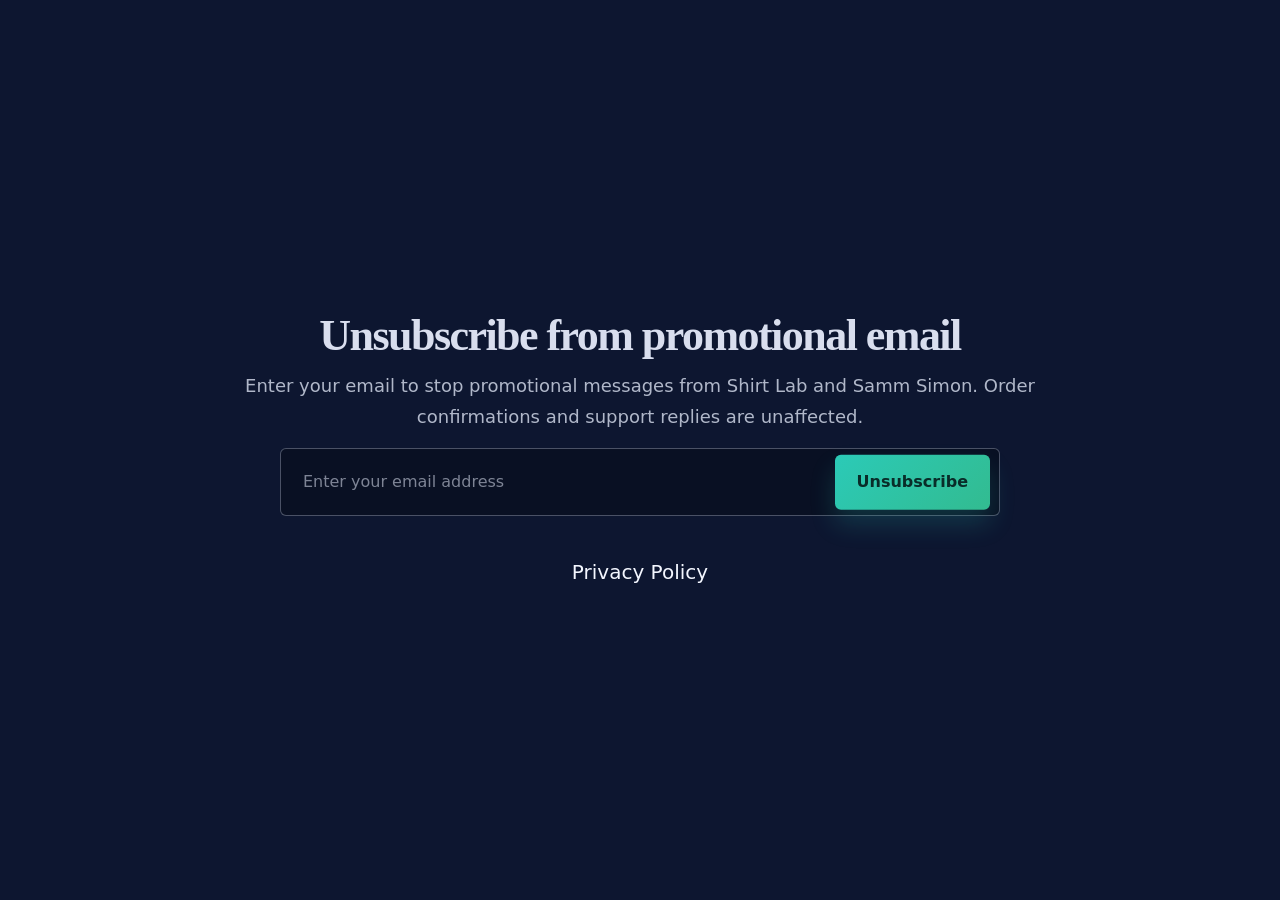
<file: unsubscribe.html>
<!doctype html>
<html lang="en">
	<head>
		<meta charset="utf-8" />
		<meta name="viewport" content="width=device-width, initial-scale=1" />
		<meta name="theme-color" content="#0d1630" />
		<meta name="color-scheme" content="dark" />
		<meta name="robots" content="noindex, nofollow" />

		<title>Unsubscribe from promotional email</title>
		<meta name="description" content="Stop promotional emails sent by Shirt Lab and Samm Simon." />

		<link rel="icon" href="public/gallery/samm-run-1.png" />
		<link rel="stylesheet" href="public/styles/styles.css?v=20260926-3" />

		<style>
			/* Keep this page simple and centered. */
			.unsub-wrap{min-height:100dvh;display:grid;place-items:center;padding:28px 0}
			.unsub-card{width:calc(100% - 40px);max-width:880px}
			.unsub-status{margin:12px 0 0;font-weight:900;text-align:center}
			.unsub-status.is-ok{color:rgba(67,227,170,.95)}
			.unsub-status.is-warn{color:rgba(255,209,102,.95)}
			.unsub-links{display:flex;gap:10px;flex-wrap:wrap;justify-content:center;margin-top:40px}
		</style>
	</head>
	<body>
		<a class="skip-link" href="#main">Skip to content</a>

		<main id="main" class="unsub-wrap" aria-label="Unsubscribe">
			<div class="container unsub-card">
				<div class="email-signup-card">
					<form action="https://api.lfbuilders.ca/sammsimon/unsubscribe" method="post" class="email-signup-form" novalidate>
						<h2 class="email-signup-title">Unsubscribe from promotional email</h2>
						<p class="email-signup-subtitle">
							Enter your email to stop promotional messages from Shirt Lab and Samm Simon. Order confirmations and support replies are unaffected.
						</p>

						<input type="hidden" name="unsub" value="1" />

						<div class="email-signup-row">
							<input
								type="email"
								name="EMAIL"
								id="email"
								maxlength="120"
								required
								autocomplete="email"
								inputmode="email"
								aria-label="Email address"
								placeholder="Enter your email address"
								class="email-signup-input"
							/>
							<input type="text" name="website" tabindex="-1" autocomplete="off" class="email-signup-honeypot" aria-hidden="true" />
							<button type="submit" class="email-signup-button">Unsubscribe</button>
						</div>

						<p class="email-signup-fine" id="status" role="status" aria-live="polite" aria-atomic="true"></p>
					</form>
					<div class="unsub-links" aria-label="Helpful links">
						<a href="policy.html" style="text-decoration: none;font-size: 20px;">
							Privacy Policy
						</a>
					</div>
				</div>
			</div>
		</main>

		<script>
			(() => {
				'use strict';

				const form = document.querySelector('form.email-signup-form');
				const emailInput = document.getElementById('email');
				const status = document.getElementById('status');
				if (!form || !emailInput || !status) return;

				function decodeMaybeTwice(value) {
					let v = String(value || '');
					// Some systems double-encode: %2540 -> %40 -> @
					for (let i = 0; i < 2; i++) {
						if (!v.includes('%')) break;
						try {
							const next = decodeURIComponent(v);
							if (next === v) break;
							v = next;
						} catch {
							break;
						}
					}
					return v;
				}

				function normalizeEmail(email) {
					let v = String(email || '').trim();
					v = decodeMaybeTwice(v);
					// URLSearchParams treats '+' as space in query strings.
					// Recover common email tags like name+tag@gmail.com.
					if (/[\s]/.test(v) && v.includes('@')) v = v.replace(/\s+/g, '+');
					return v;
				}

				function setStatus(message, kind) {
					status.textContent = message || '';
					status.classList.toggle('unsub-status', true);
					status.classList.toggle('is-ok', kind === 'ok');
					status.classList.toggle('is-warn', kind === 'warn');
				}

				function getPrefillEmail() {
					// 1) Global variable support (if you inject it before this script)
					try {
						const v = window.UNSUBSCRIBE_EMAIL || window.unsubscribeEmail;
						if (typeof v === 'string' && v.trim()) return v;
					} catch {
						// ignore
					}

					// 2) Query params support (?EMAIL= / ?email= / ?e=)
					try {
						const params = new URLSearchParams(window.location.search);
						return params.get('EMAIL') || params.get('email') || params.get('e') || '';
					} catch {
						// ignore
					}

					// 3) Hash support (#EMAIL=...)
					try {
						const hash = String(window.location.hash || '').replace(/^#/, '');
						if (!hash) return '';
						const params = new URLSearchParams(hash);
						return params.get('EMAIL') || params.get('email') || params.get('e') || '';
					} catch {
						return '';
					}
				}

				// Prefill email when present.
				const preset = normalizeEmail(getPrefillEmail());
				if (preset) emailInput.value = preset;

				function toUrlEncodedBody(formEl, email) {
					const fd = new FormData(formEl);
					fd.set('EMAIL', email);
					const params = new URLSearchParams();
					for (const [k, v] of fd.entries()) params.append(String(k), String(v));
					return params.toString();
				}

				// Stay on sammsimon.ca and confirm only after the preference is stored.
				form.addEventListener('submit', async (e) => {
					const email = normalizeEmail(emailInput.value);
					if (!email) {
						e.preventDefault();
						emailInput.focus();
						setStatus('Please enter your email address.', 'warn');
						return;
					}

					if (emailInput.checkValidity && !emailInput.checkValidity()) {
						e.preventDefault();
						emailInput.reportValidity?.();
						setStatus('Please enter a valid email address.', 'warn');
						return;
					}

					// Honeypot: silently ignore obvious bot submissions.
					const honeypot = form.querySelector('input[name="website"]');
					if (honeypot && String(honeypot.value || '').trim()) {
						e.preventDefault();
						return;
					}

					e.preventDefault();
					setStatus('Submitting…', 'warn');

					try {
						const res = await fetch(form.action, {
							method: 'POST',
						headers: { 'Content-Type': 'application/x-www-form-urlencoded;charset=UTF-8', 'Accept': 'application/json' },
							body: toUrlEncodedBody(form, email),
							mode: 'cors',
							credentials: 'omit',
							redirect: 'follow',
							keepalive: true,
						});

						if (!res || !res.ok) throw new Error('Unsubscribe request failed');
					} catch {
						setStatus("We couldn't save your request. Please try again.", 'warn');
						return;
					}

					setStatus("You're now unsubscribed.", 'ok');
				});
			})();
		</script>
	</body>
</html>
</file>
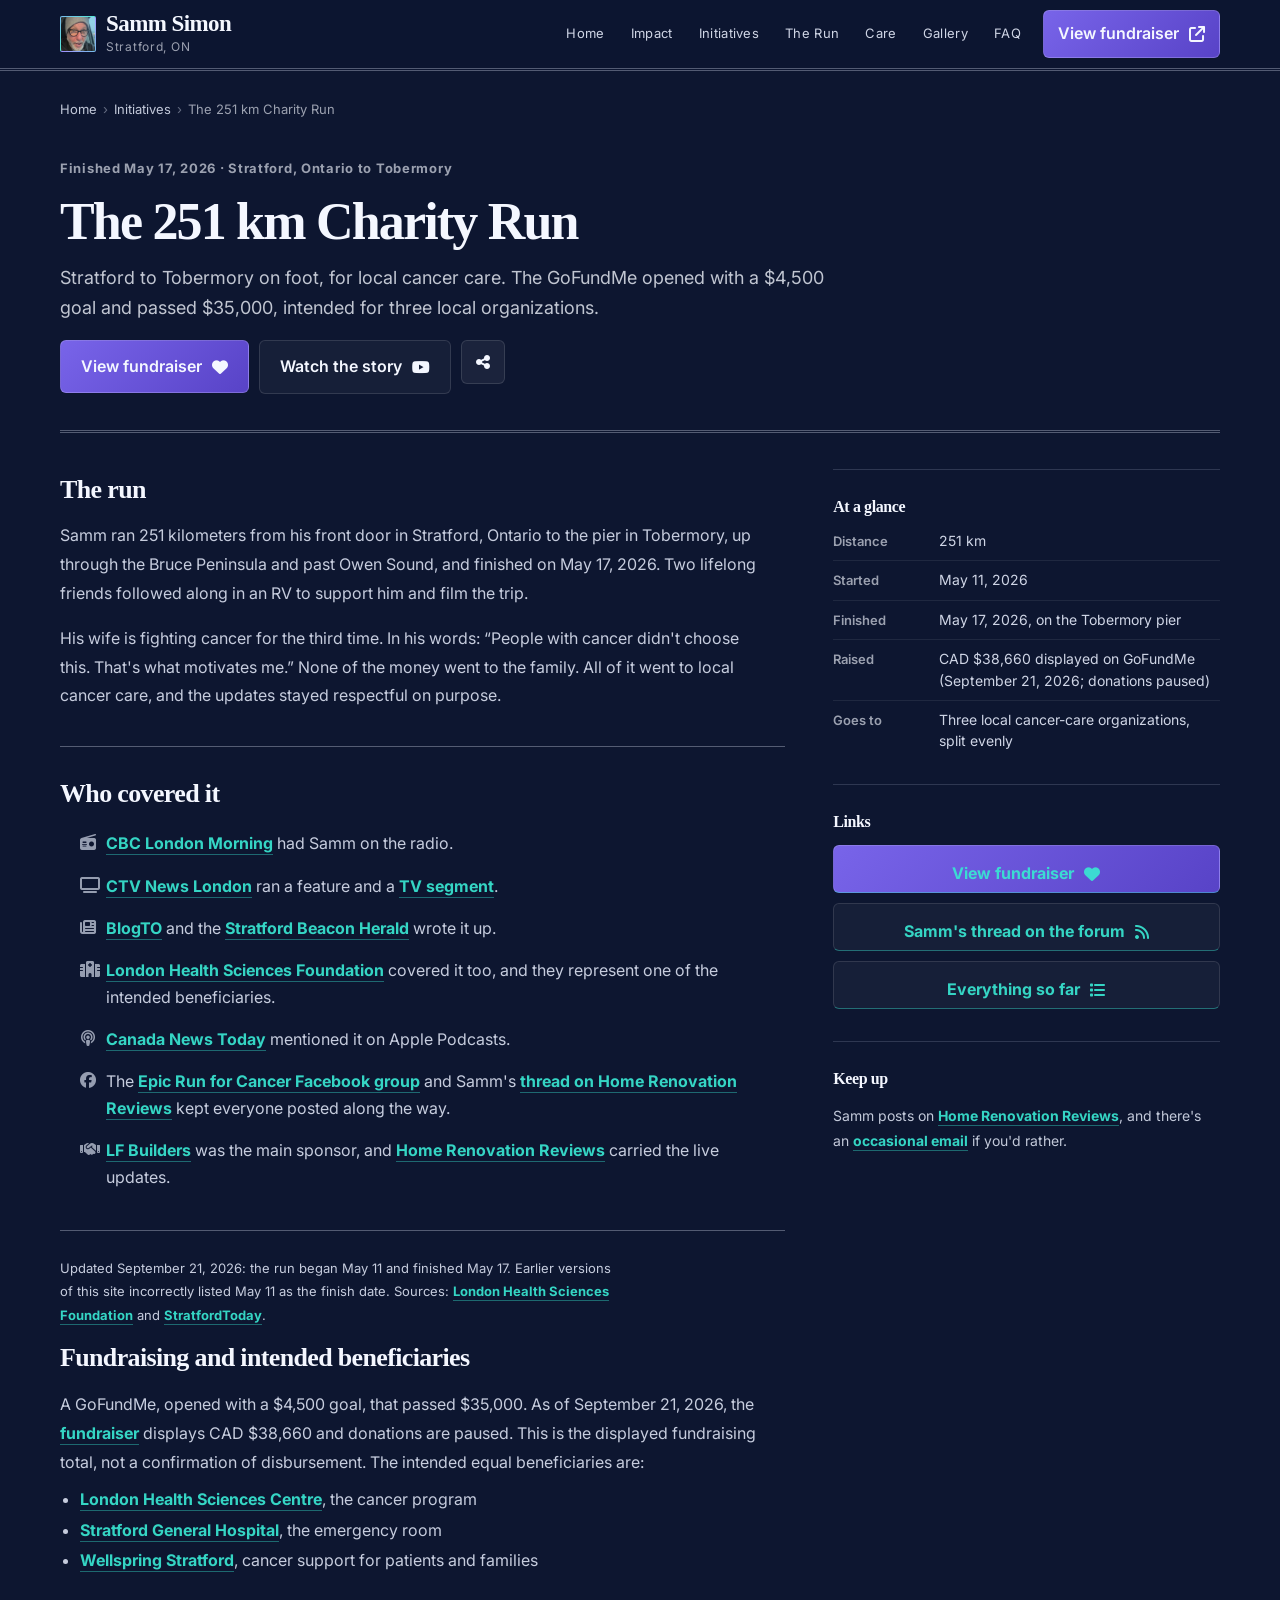
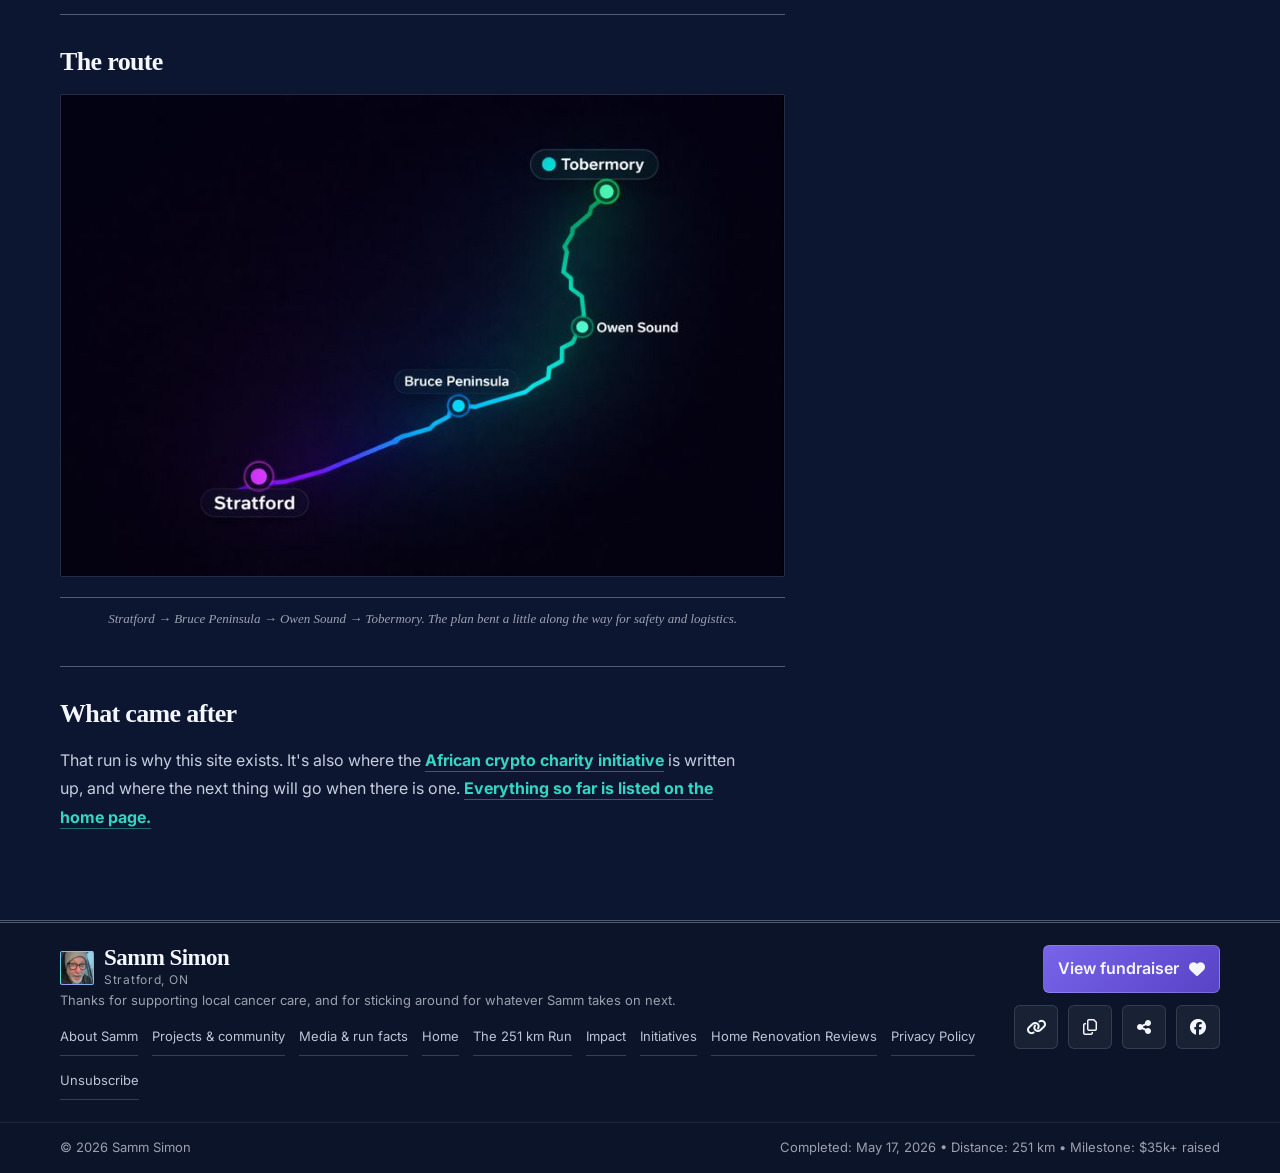
<file: initiatives/251-km-charity-run.html>
<!doctype html>
<html lang="en">
	<head>
		<meta charset="utf-8" />
		<meta name="viewport" content="width=device-width, initial-scale=1" />
		<meta name="theme-color" content="#0d1630" />
		<meta name="color-scheme" content="dark" />
		<meta
			name="description"
			content="The full story of Samm Simon's 251 km epic run for cancer, from his front door in Stratford, Ontario to the pier in Tobermory, finished May 17, 2026. Over $35,000 raised for three local cancer-care organizations."
		/>
		<title>The 251 km Charity Run: The Full Story | Samm Simon</title>
		<link rel="canonical" href="https://sammsimon.ca/initiatives/251-km-charity-run.html" />

		<meta property="og:title" content="The 251 km Charity Run: The Full Story | Samm Simon" />
		<meta
			property="og:description"
			content="Samm Simon ran 251 km from Stratford to Tobermory for local cancer care, finishing May 17, 2026. Over $35,000 raised for three local organizations."
		/>
		<meta property="og:site_name" content="Samm Simon Charity Run" />
		<meta property="og:type" content="article" />
		<meta property="og:url" content="https://sammsimon.ca/initiatives/251-km-charity-run.html" />
		<meta property="og:image" content="https://sammsimon.ca/public/gallery/samm-meta-cancer-ribbon-responsive.png" />

		<meta name="twitter:card" content="summary_large_image" />
		<meta name="twitter:title" content="The 251 km Charity Run: The Full Story | Samm Simon" />
		<meta
			name="twitter:description"
			content="251 km from Stratford to Tobermory, finished May 17, 2026, with over $35,000 raised for local cancer care. The run that started everything on sammsimon.ca."
		/>
		<meta name="twitter:image" content="https://sammsimon.ca/public/gallery/samm-meta-cancer-ribbon-responsive.png" />

		<script type="application/ld+json">
			{
				"@context": "https://schema.org",
				"@graph": [
					{
						"@type": "Article",
						"@id": "https://sammsimon.ca/initiatives/251-km-charity-run.html#article",
						"headline": "The 251 km Charity Run: The Full Story",
						"description": "The full story of Samm Simon's 251 km epic run for cancer, from his front door in Stratford, Ontario to the pier in Tobermory, finished May 17, 2026, with over $35,000 raised for local cancer care.",
						"image": ["https://sammsimon.ca/public/gallery/samm-meta-cancer-ribbon-responsive.png"],
						"datePublished": "2026-09-03",
						"dateModified": "2026-09-21",
						"author": { "@type": "Person", "name": "Samm Simon", "url": "https://sammsimon.ca/" },
						"mainEntityOfPage": "https://sammsimon.ca/initiatives/251-km-charity-run.html",
						"isPartOf": { "@type": "WebSite", "@id": "https://sammsimon.ca/#website" },
						"about": {
							"@type": "Event",
							"@id": "https://sammsimon.ca/#epic-run",
							"name": "Samm Simon Epic Run for Cancer (251 km)",
							"startDate": "2026-05-11",
							"endDate": "2026-05-17",

							"eventAttendanceMode": "https://schema.org/OfflineEventAttendanceMode",
							"url": "https://sammsimon.ca/",
							"location": {
								"@type": "Place",
								"name": "Stratford, Ontario",
								"address": { "@type": "PostalAddress", "addressLocality": "Stratford", "addressRegion": "ON", "addressCountry": "CA" }
							},
							"organizer": { "@type": "Person", "name": "Samm Simon", "url": "https://sammsimon.ca/" }
						}
					},
					{
						"@type": "BreadcrumbList",
						"itemListElement": [
							{ "@type": "ListItem", "position": 1, "name": "Home", "item": "https://sammsimon.ca/" },
							{ "@type": "ListItem", "position": 2, "name": "Initiatives", "item": "https://sammsimon.ca/#initiatives" },
							{ "@type": "ListItem", "position": 3, "name": "The 251 km Charity Run", "item": "https://sammsimon.ca/initiatives/251-km-charity-run.html" }
						]
					}
				]
			}
		</script>

		<link rel="icon" href="../public/gallery/samm-run-1.png" />

		<link rel="preconnect" href="https://fonts.googleapis.com" />
		<link rel="preconnect" href="https://fonts.gstatic.com" crossorigin />
		<link
			href="https://fonts.googleapis.com/css2?family=Inter:wght@400;500;600;700;800&display=swap"
			rel="stylesheet"
		/>
		<link
			href="https://fonts.googleapis.com/css2?family=Rubik:wght@400;500;600;700&display=swap"
			rel="stylesheet"
		/>

		<link
			rel="stylesheet"
			href="https://cdnjs.cloudflare.com/ajax/libs/font-awesome/6.5.2/css/all.min.css"
			integrity="sha512-SnH5WK+bZxgPHs44uWIX+LLJAJ9/2PkPKZ5QiAj6Ta86w+fsb2TkcmfRyVX3pBnMFcV7oQPJkl9QevSCWr3W6A=="
			crossorigin="anonymous"
			referrerpolicy="no-referrer"
		/>

		<link rel="stylesheet" href="../public/styles/styles.css?v=20260926-3" />
		<!-- Google tag (gtag.js) -->
		<script async src="https://www.googletagmanager.com/gtag/js?id=G-WMC7YJ90G8"></script>
		<script>
			window.dataLayer = window.dataLayer || [];
			function gtag(){dataLayer.push(arguments);}
			gtag('js', new Date());

			gtag('config', 'G-WMC7YJ90G8');
		</script>
	</head>
	<body data-share-text="Samm Simon ran 251 km from Stratford to Tobermory for local cancer care and raised over $35,000. Here's the whole story.">
		<a class="skip-link" href="#main">Skip to content</a>
		<div id="top" tabindex="-1"></div>
		<header class="site-header">
			<div class="nav-shell">
				<a class="brand" href="../" aria-label="Samm Simon home">
					<img class="brand-mark" src="../public/gallery/samm-dp.png" alt="" decoding="async" />
					<div class="brand-text">
						<div class="brand-name">Samm Simon</div>
						<div class="brand-loc">Stratford, ON</div>
					</div>
				</a>
				<nav class="site-nav" aria-label="Primary">
					<button
						class="nav-toggle"
						type="button"
						aria-label="Open navigation"
						aria-expanded="false"
						aria-controls="navLinks"
					>
						<span class="nav-toggle-lines" aria-hidden="true"></span>
					</button>
					<div class="nav-links" id="navLinks">
						<a class="nav-link" href="../">Home</a>
						<a class="nav-link" href="../#impact">Impact</a>
						<a class="nav-link" href="../#initiatives">Initiatives</a>
						<a class="nav-link" href="../#story">The Run</a>
						<a class="nav-link" href="../#care">Care</a>
						<a class="nav-link" href="../#gallery">Gallery</a>
						<a class="nav-link" href="../#faq">FAQ</a>
					</div>
				</nav>
				<div class="nav-cta">
					<a class="btn btn-primary" data-donate href="https://www.gofundme.com/f/2mspu-charity-run" target="_blank" rel="noopener noreferrer">
						View fundraiser
						<i class="fa-solid fa-arrow-up-right-from-square" aria-hidden="true"></i>
					</a>
				</div>
			</div>
		</header>

		<main id="main" class="writeup" aria-label="The 251 km Charity Run">
			<div class="container">
				<ol class="breadcrumb" aria-label="Breadcrumb">
					<li><a href="../">Home</a></li>
					<li><a href="../#initiatives">Initiatives</a></li>
					<li aria-current="page">The 251 km Charity Run</li>
				</ol>

				<section class="writeup-hero reveal" aria-label="Overview">
					<p class="writeup-when">Finished May 17, 2026 · Stratford, Ontario to Tobermory</p>
					<h1 class="writeup-title">The 251 km Charity Run</h1>
					<p class="writeup-lede">
						Stratford to Tobermory on foot, for local cancer care. The GoFundMe opened with a $4,500 goal and passed $35,000, intended for three local organizations.
					</p>
					<div class="hero-ctas">
						<a class="btn btn-primary btn-lg" data-donate href="https://www.gofundme.com/f/2mspu-charity-run" target="_blank" rel="noopener noreferrer">
							View fundraiser
							<i class="fa-solid fa-heart" aria-hidden="true"></i>
						</a>
						<a class="btn btn-ghost btn-lg" href="https://www.youtube.com/watch?v=zfXIEsTBelo" target="_blank" rel="noopener noreferrer">
							Watch the story
							<i class="fa-brands fa-youtube" aria-hidden="true"></i>
						</a>
						<button class="iconbtn" type="button" data-share aria-label="Share this page">
							<i class="fa-solid fa-share-nodes" aria-hidden="true"></i>
						</button>
					</div>
				</section>

				<div class="writeup-grid">
					<div class="writeup-main">
						<section class="writeup-section reveal" aria-labelledby="h-run">
							<h2 id="h-run">The run</h2>
							<p>
								Samm ran 251 kilometers from his front door in Stratford, Ontario to the pier in Tobermory, up through the Bruce Peninsula and past Owen Sound, and finished on May 17, 2026. Two lifelong friends followed along in an RV to support him and film the trip.
							</p>
							<p>
								His wife is fighting cancer for the third time. In his words: “People with cancer didn't choose this. That's what motivates me.” None of the money went to the family. All of it went to local cancer care, and the updates stayed respectful on purpose.
							</p>
						</section>

						<section class="writeup-section reveal" aria-labelledby="h-coverage">
							<h2 id="h-coverage">Who covered it</h2>
							<ul class="link-list" aria-label="Coverage and community">
								<li><i class="fa-solid fa-radio" aria-hidden="true"></i><span><a href="https://www.cbc.ca/listen/live-radio/1-158-london-morning/clip/16213551-a-stratford-ont.-man-running-251-kilometres-support" target="_blank" rel="noopener noreferrer">CBC London Morning</a> had Samm on the radio.</span></li>
								<li><i class="fa-solid fa-tv" aria-hidden="true"></i><span><a href="https://www.ctvnews.ca/london/article/stratford-man-running-251-km-for-wife-with-terminal-cancer/" target="_blank" rel="noopener noreferrer">CTV News London</a> ran a feature and a <a href="https://www.youtube.com/watch?v=jcI2cZC3m1o" target="_blank" rel="noopener noreferrer">TV segment</a>.</span></li>
								<li><i class="fa-solid fa-newspaper" aria-hidden="true"></i><span><a href="https://www.blogto.com/city/2026/04/ontario-resident-run-over-250-kilometres/" target="_blank" rel="noopener noreferrer">BlogTO</a> and the <a href="https://www.stratfordbeaconherald.com/news/local-news/local-man-to-run-from-stratford-to-tobermory-in-charity-fundraiser" target="_blank" rel="noopener noreferrer">Stratford Beacon Herald</a> wrote it up.</span></li>
								<li><i class="fa-solid fa-hospital" aria-hidden="true"></i><span><a href="https://lhsf.ca/news/stratford-man-runs-251-km-support-local-cancer-care-honour-wife" target="_blank" rel="noopener noreferrer">London Health Sciences Foundation</a> covered it too, and they represent one of the intended beneficiaries.</span></li>
								<li><i class="fa-solid fa-podcast" aria-hidden="true"></i><span><a href="https://podcasts.apple.com/us/podcast/canada-news-today-2-min-news-the-daily-news-now/id1853905492?l=vi" target="_blank" rel="noopener noreferrer">Canada News Today</a> mentioned it on Apple Podcasts.</span></li>
								<li><i class="fa-brands fa-facebook" aria-hidden="true"></i><span>The <a href="https://www.facebook.com/profile.php?id=61588709357124" target="_blank" rel="noopener noreferrer">Epic Run for Cancer Facebook group</a> and Samm's <a href="https://home.renovation.reviews/t/supporting-local-cancer-care-one-run-one-community/44822" target="_blank" rel="noopener noreferrer">thread on Home Renovation Reviews</a> kept everyone posted along the way.</span></li>
								<li><i class="fa-solid fa-handshake" aria-hidden="true"></i><span><a href="https://lfbuilders.ca" target="_blank" rel="noopener noreferrer">LF Builders</a> was the main sponsor, and <a href="https://home.renovation.reviews" target="_blank" rel="noopener noreferrer">Home Renovation Reviews</a> carried the live updates.</span></li>
							</ul>
						</section>

						<section class="writeup-section reveal" aria-labelledby="h-money">
							<p class="fine">Updated September 21, 2026: the run began May 11 and finished May 17. Earlier versions of this site incorrectly listed May 11 as the finish date. Sources: <a href="https://lhsf.ca/news/stratford-man-runs-251-km-support-local-cancer-care-honour-wife">London Health Sciences Foundation</a> and <a href="https://www.stratfordtoday.ca/local-news/must-read-simon-raises-more-than-33000-with-week-long-run-from-stratford-to-tobermory-12318405">StratfordToday</a>.</p>
<h2 id="h-money">Fundraising and intended beneficiaries</h2>
							<p>
								A GoFundMe, opened with a $4,500 goal, that passed $35,000. As of September 21, 2026, the <a href="https://www.gofundme.com/f/2mspu-charity-run" target="_blank" rel="noopener noreferrer">fundraiser</a> displays CAD $38,660 and donations are paused. This is the displayed fundraising total, not a confirmation of disbursement. The intended equal beneficiaries are:
							</p>
							<ul>
								<li><a href="https://www.lhsc.on.ca" target="_blank" rel="noopener noreferrer">London Health Sciences Centre</a>, the cancer program</li>
								<li><a href="https://www.hpha.ca/" target="_blank" rel="noopener noreferrer">Stratford General Hospital</a>, the emergency room</li>
								<li><a href="https://wellspring.ca" target="_blank" rel="noopener noreferrer">Wellspring Stratford</a>, cancer support for patients and families</li>
							</ul>
						</section>

						<section class="writeup-section reveal" aria-labelledby="h-route">
							<h2 id="h-route">The route</h2>
							<figure class="writeup-figure">
								<img
									src="../public/gallery/samm-route-tobermory-crispy.png"
									alt="Stylized route map from Stratford to Bruce Peninsula to Owen Sound to Tobermory"
									loading="lazy"
									decoding="async"
									width="800"
									height="533"
								/>
								<figcaption>Stratford → Bruce Peninsula → Owen Sound → Tobermory. The plan bent a little along the way for safety and logistics.</figcaption>
							</figure>
						</section>

						<section class="writeup-section reveal" aria-labelledby="h-after">
							<h2 id="h-after">What came after</h2>
							<p>
								That run is why this site exists. It's also where the <a href="african-crypto-charity.html">African crypto charity initiative</a> is written up, and where the next thing will go when there is one. <a href="../#initiatives">Everything so far is listed on the home page.</a>
							</p>
						</section>
					</div>

					<aside class="writeup-aside" aria-label="At a glance and links">
						<div class="aside-card reveal">
							<h2>At a glance</h2>
							<dl class="facts-list">
								<div><dt>Distance</dt><dd>251 km</dd></div>
								<div><dt>Started</dt><dd>May 11, 2026</dd></div>
<div><dt>Finished</dt><dd>May 17, 2026, on the Tobermory pier</dd></div>
								<div><dt>Raised</dt><dd>CAD $38,660 displayed on GoFundMe (September 21, 2026; donations paused)</dd></div>
								<div><dt>Goes to</dt><dd>Three local cancer-care organizations, split evenly</dd></div>
							</dl>
						</div>
						<div class="aside-card reveal">
							<h2>Links</h2>
							<div class="aside-actions">
								<a class="btn btn-primary" data-donate href="https://www.gofundme.com/f/2mspu-charity-run" target="_blank" rel="noopener noreferrer">
									View fundraiser
									<i class="fa-solid fa-heart" aria-hidden="true"></i>
								</a>
								<a class="btn btn-ghost" href="https://home.renovation.reviews/t/supporting-local-cancer-care-one-run-one-community/44822" target="_blank" rel="noopener noreferrer">
									Samm's thread on the forum
									<i class="fa-solid fa-rss" aria-hidden="true"></i>
								</a>
								<a class="btn btn-ghost" href="../#initiatives">
									Everything so far
									<i class="fa-solid fa-list" aria-hidden="true"></i>
								</a>
							</div>
						</div>
						<div class="aside-card reveal">
							<h2>Keep up</h2>
							<p>Samm posts on <a href="https://home.renovation.reviews" target="_blank" rel="noopener noreferrer">Home Renovation Reviews</a>, and there's an <a href="../#email">occasional email</a> if you'd rather.</p>
						</div>
					</aside>
				</div>
			</div>
		</main>

		<footer class="footer" aria-label="Footer">
			<div class="container footer-grid">
				<div class="footer-left">
					<div class="brand brand-footer">
						<img class="brand-mark" src="../public/gallery/samm-dp.png" alt="" loading="lazy" decoding="async" />
						<div class="brand-text">
							<div class="brand-name">Samm Simon</div>
							<div class="brand-loc">Stratford, ON</div>
						</div>
					</div>
					<p class="fine">
						Thanks for supporting local cancer care, and for sticking around for whatever Samm takes on next.
					</p>
					<nav class="footer-links" aria-label="Footer">
<a href="/about.html">About Samm</a>
<a href="/projects.html">Projects &amp; community</a>
<a href="/media.html">Media &amp; run facts</a>
						<a href="../">Home</a>
						<a href="../#story">The 251 km Run</a>
						<a href="../#impact">Impact</a>
						<a href="../#initiatives">Initiatives</a>
						<a href="https://home.renovation.reviews" target="_blank" rel="noopener noreferrer">Home Renovation Reviews</a>
						<a href="../policy.html">Privacy Policy</a>
						<a href="../unsubscribe.html">Unsubscribe</a>
					</nav>
				</div>

				<div class="footer-actions" aria-label="Footer actions">
					<a class="btn btn-primary" data-donate href="https://www.gofundme.com/f/2mspu-charity-run" target="_blank" rel="noopener noreferrer">
						View fundraiser
						<i class="fa-solid fa-heart" aria-hidden="true"></i>
					</a>

					<div class="share-row" aria-label="Share">
						<button class="iconbtn" type="button" data-copy-page aria-label="Copy page link">
							<i class="fa-solid fa-link" aria-hidden="true"></i>
						</button>
						<button class="iconbtn" type="button" data-copy-link aria-label="Copy GoFundMe link">
							<i class="fa-regular fa-copy" aria-hidden="true"></i>
						</button>
						<button class="iconbtn" type="button" data-share aria-label="Share this page">
							<i class="fa-solid fa-share-nodes" aria-hidden="true"></i>
						</button>
						<button class="iconbtn" type="button" data-share-facebook aria-label="Share on Facebook">
							<i class="fa-brands fa-facebook" aria-hidden="true"></i>
						</button>
					</div>
				</div>
			</div>

			<div class="footer-bottom">
				<div class="container footer-bottom-row">
					<span class="fine">© <span data-year></span> Samm Simon</span>
					<span class="fine">Completed: May 17, 2026 • Distance: 251 km • Milestone: $35k+ raised</span>
				</div>
			</div>
		</footer>

		<div class="toast" role="status" aria-live="polite" aria-atomic="true" hidden>
			<div class="toast-inner">
				<i class="fa-solid fa-circle-check" aria-hidden="true"></i>
				<span data-toast>Copied.</span>
			</div>
		</div>

		<nav class="social-flyout" data-social-flyout aria-label="Quick actions" aria-hidden="true">
			<a class="iconbtn" href="https://www.tiktok.com/@sammsimon1968" target="_blank" rel="noopener noreferrer" aria-label="TikTok">
				<i class="fa-brands fa-tiktok" aria-hidden="true"></i>
			</a>
			<a class="iconbtn" href="https://www.facebook.com/samm.siomon" target="_blank" rel="noopener noreferrer" aria-label="Facebook">
				<i class="fa-brands fa-facebook" aria-hidden="true"></i>
			</a>
			<a class="iconbtn" href="https://www.youtube.com/@SammSimon/shorts" target="_blank" rel="noopener noreferrer" aria-label="YouTube">
				<i class="fa-brands fa-youtube" aria-hidden="true"></i>
			</a>
			<a class="iconbtn" data-donate href="https://www.gofundme.com/f/2mspu-charity-run" target="_blank" rel="noopener noreferrer" aria-label="View fundraiser">
				<i class="fa-solid fa-heart" aria-hidden="true"></i>
			</a>
			<button class="iconbtn" type="button" data-share aria-label="Share this page">
				<i class="fa-solid fa-share-nodes" aria-hidden="true"></i>
			</button>
			<a class="iconbtn" href="#top" aria-label="Back to top">
				<i class="fa-solid fa-arrow-up" aria-hidden="true"></i>
			</a>
		</nav>

		<script src="../public/scripts/app.js?v=20260922-1" defer></script>
	</body>
</html>
</file>
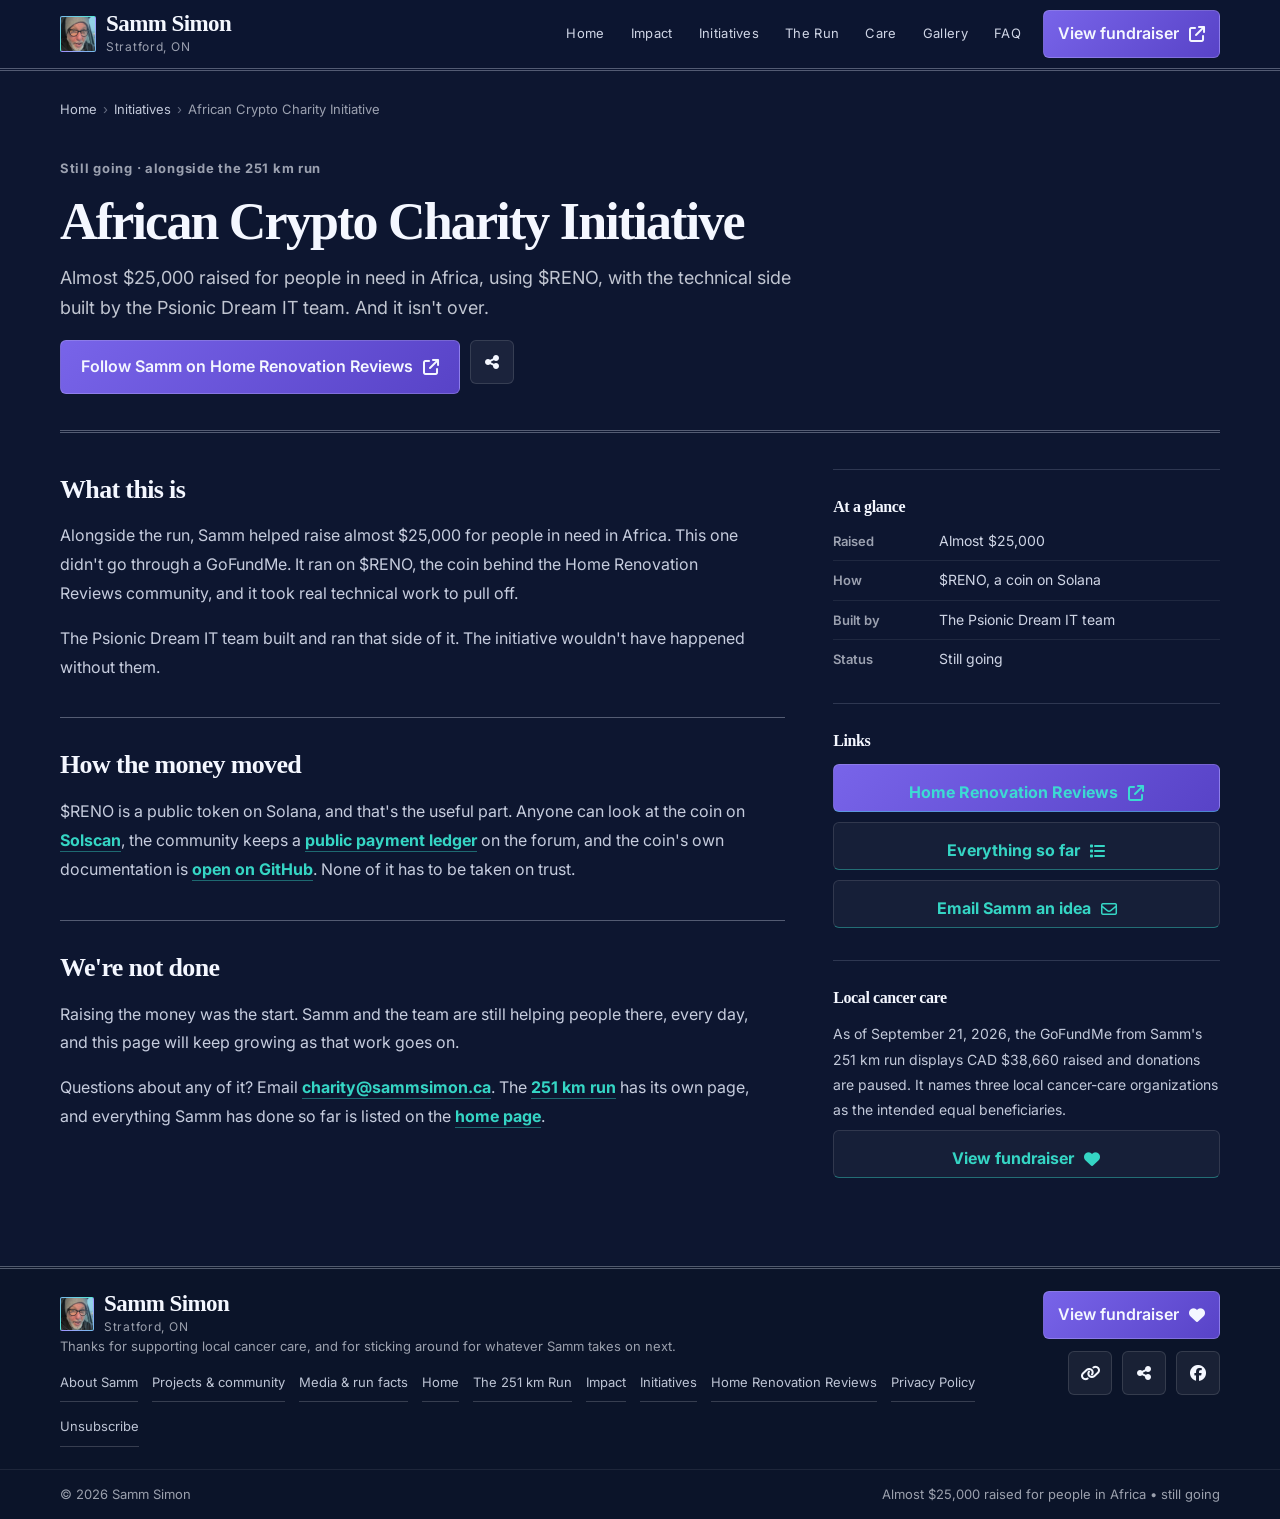
<file: initiatives/african-crypto-charity.html>
<!doctype html>
<html lang="en">
	<head>
		<meta charset="utf-8" />
		<meta name="viewport" content="width=device-width, initial-scale=1" />
		<meta name="theme-color" content="#0d1630" />
		<meta name="color-scheme" content="dark" />
		<meta
			name="description"
			content="Samm Simon helped raise almost $25,000 for people in need in Africa using $RENO, a coin on Solana, with the technical side built by the Psionic Dream IT team. The work is still going."
		/>
		<title>African Crypto Charity Initiative | Samm Simon</title>
		<link rel="canonical" href="https://sammsimon.ca/initiatives/african-crypto-charity.html" />

		<meta property="og:title" content="African Crypto Charity Initiative | Samm Simon" />
		<meta
			property="og:description"
			content="Almost $25,000 raised for people in need in Africa using $RENO, a coin on Solana, built with the Psionic Dream IT team. And it isn't over: Samm and the team are still helping every day."
		/>
		<meta property="og:site_name" content="Samm Simon Charity Run" />
		<meta property="og:type" content="article" />
		<meta property="og:url" content="https://sammsimon.ca/initiatives/african-crypto-charity.html" />
		<meta property="og:image" content="https://sammsimon.ca/public/gallery/samm-africa-charity-og.jpg" />
		<meta property="og:image:width" content="1200" />
		<meta property="og:image:height" content="630" />
		<meta property="og:image:alt" content="Samm Simon beside a map of Africa: African Crypto Charity Initiative, almost $25,000 raised for people in Africa" />

		<meta name="twitter:card" content="summary_large_image" />
		<meta name="twitter:title" content="African Crypto Charity Initiative | Samm Simon" />
		<meta
			name="twitter:description"
			content="Almost $25,000 raised for people in need in Africa with $RENO on Solana, built with the Psionic Dream IT team. Still going."
		/>
		<meta name="twitter:image" content="https://sammsimon.ca/public/gallery/samm-africa-charity-og.jpg" />
		<meta name="twitter:image:alt" content="Samm Simon beside a map of Africa: African Crypto Charity Initiative, almost $25,000 raised for people in Africa" />

		<script type="application/ld+json">
			{
				"@context": "https://schema.org",
				"@graph": [
					{
						"@type": "Article",
						"@id": "https://sammsimon.ca/initiatives/african-crypto-charity.html#article",
						"headline": "African Crypto Charity Initiative",
						"description": "Samm Simon helped raise almost $25,000 for people in need in Africa using $RENO, a coin on Solana, with the technical side built by the Psionic Dream IT team. The work is still going.",
						"image": ["https://sammsimon.ca/public/gallery/samm-africa-charity-og.jpg"],
						"datePublished": "2026-09-03",
						"dateModified": "2026-09-21",
						"author": { "@type": "Person", "name": "Samm Simon", "url": "https://sammsimon.ca/" },
						"mainEntityOfPage": "https://sammsimon.ca/initiatives/african-crypto-charity.html",
						"isPartOf": { "@type": "WebSite", "@id": "https://sammsimon.ca/#website" }
					},
					{
						"@type": "BreadcrumbList",
						"itemListElement": [
							{ "@type": "ListItem", "position": 1, "name": "Home", "item": "https://sammsimon.ca/" },
							{ "@type": "ListItem", "position": 2, "name": "Initiatives", "item": "https://sammsimon.ca/#initiatives" },
							{ "@type": "ListItem", "position": 3, "name": "African Crypto Charity Initiative", "item": "https://sammsimon.ca/initiatives/african-crypto-charity.html" }
						]
					}
				]
			}
		</script>

		<link rel="icon" href="../public/gallery/samm-run-1.png" />

		<link rel="preconnect" href="https://fonts.googleapis.com" />
		<link rel="preconnect" href="https://fonts.gstatic.com" crossorigin />
		<link
			href="https://fonts.googleapis.com/css2?family=Inter:wght@400;500;600;700;800&display=swap"
			rel="stylesheet"
		/>
		<link
			href="https://fonts.googleapis.com/css2?family=Rubik:wght@400;500;600;700&display=swap"
			rel="stylesheet"
		/>

		<link
			rel="stylesheet"
			href="https://cdnjs.cloudflare.com/ajax/libs/font-awesome/6.5.2/css/all.min.css"
			integrity="sha512-SnH5WK+bZxgPHs44uWIX+LLJAJ9/2PkPKZ5QiAj6Ta86w+fsb2TkcmfRyVX3pBnMFcV7oQPJkl9QevSCWr3W6A=="
			crossorigin="anonymous"
			referrerpolicy="no-referrer"
		/>

		<link rel="stylesheet" href="../public/styles/styles.css?v=20260926-3" />
		<!-- Google tag (gtag.js) -->
		<script async src="https://www.googletagmanager.com/gtag/js?id=G-WMC7YJ90G8"></script>
		<script>
			window.dataLayer = window.dataLayer || [];
			function gtag(){dataLayer.push(arguments);}
			gtag('js', new Date());

			gtag('config', 'G-WMC7YJ90G8');
		</script>
	</head>
	<body data-share-text="Samm Simon helped raise almost $25,000 for people in need in Africa, and the work is still going.">
		<a class="skip-link" href="#main">Skip to content</a>
		<div id="top" tabindex="-1"></div>
		<header class="site-header">
			<div class="nav-shell">
				<a class="brand" href="../" aria-label="Samm Simon home">
					<img class="brand-mark" src="../public/gallery/samm-dp.png" alt="" decoding="async" />
					<div class="brand-text">
						<div class="brand-name">Samm Simon</div>
						<div class="brand-loc">Stratford, ON</div>
					</div>
				</a>
				<nav class="site-nav" aria-label="Primary">
					<button
						class="nav-toggle"
						type="button"
						aria-label="Open navigation"
						aria-expanded="false"
						aria-controls="navLinks"
					>
						<span class="nav-toggle-lines" aria-hidden="true"></span>
					</button>
					<div class="nav-links" id="navLinks">
						<a class="nav-link" href="../">Home</a>
						<a class="nav-link" href="../#impact">Impact</a>
						<a class="nav-link" href="../#initiatives">Initiatives</a>
						<a class="nav-link" href="../#story">The Run</a>
						<a class="nav-link" href="../#care">Care</a>
						<a class="nav-link" href="../#gallery">Gallery</a>
						<a class="nav-link" href="../#faq">FAQ</a>
					</div>
				</nav>
				<div class="nav-cta">
					<a class="btn btn-primary" data-donate href="https://www.gofundme.com/f/2mspu-charity-run" target="_blank" rel="noopener noreferrer">
						View fundraiser
						<i class="fa-solid fa-arrow-up-right-from-square" aria-hidden="true"></i>
					</a>
				</div>
			</div>
		</header>

		<main id="main" class="writeup" aria-label="African Crypto Charity Initiative">
			<div class="container">
				<ol class="breadcrumb" aria-label="Breadcrumb">
					<li><a href="../">Home</a></li>
					<li><a href="../#initiatives">Initiatives</a></li>
					<li aria-current="page">African Crypto Charity Initiative</li>
				</ol>

				<section class="writeup-hero reveal" aria-label="Overview">
					<p class="writeup-when">Still going · alongside the 251 km run</p>
					<h1 class="writeup-title">African Crypto Charity Initiative</h1>
					<p class="writeup-lede">
						Almost $25,000 raised for people in need in Africa, using $RENO, with the technical side built by the Psionic Dream IT team. And it isn't over.
					</p>
					<div class="hero-ctas">
						<a class="btn btn-primary btn-lg" href="https://home.renovation.reviews" target="_blank" rel="noopener noreferrer">
							Follow Samm on Home Renovation Reviews
							<i class="fa-solid fa-arrow-up-right-from-square" aria-hidden="true"></i>
						</a>
						<button class="iconbtn" type="button" data-share aria-label="Share this page">
							<i class="fa-solid fa-share-nodes" aria-hidden="true"></i>
						</button>
					</div>
				</section>

				<div class="writeup-grid">
					<div class="writeup-main">
						<section class="writeup-section reveal" aria-labelledby="h-what">
							<h2 id="h-what">What this is</h2>
							<p>
								Alongside the run, Samm helped raise almost $25,000 for people in need in Africa. This one didn't go through a GoFundMe. It ran on $RENO, the coin behind the Home Renovation Reviews community, and it took real technical work to pull off.
							</p>
							<p>
								The Psionic Dream IT team built and ran that side of it. The initiative wouldn't have happened without them.
							</p>
						</section>

						<section class="writeup-section reveal" aria-labelledby="h-money">
							<h2 id="h-money">How the money moved</h2>
							<p>
								$RENO is a public token on Solana, and that's the useful part. Anyone can look at the coin on <a href="https://solscan.io/token/BrEiwuaLCuG7nG9bMuDg9ihp6sisvD6DCqNjrudHxmzg" target="_blank" rel="noopener noreferrer">Solscan</a>, the community keeps a <a href="https://home.renovation.reviews/t/reno-payment-ledger/47016" target="_blank" rel="noopener noreferrer">public payment ledger</a> on the forum, and the coin's own documentation is <a href="https://github.com/build23w/renovation.reviews" target="_blank" rel="noopener noreferrer">open on GitHub</a>. None of it has to be taken on trust.
							</p>
						</section>

						<section class="writeup-section reveal" aria-labelledby="h-next">
							<h2 id="h-next">We're not done</h2>
							<p>
								Raising the money was the start. Samm and the team are still helping people there, every day, and this page will keep growing as that work goes on.
							</p>
							<p>
								Questions about any of it? Email <a href="mailto:charity@sammsimon.ca?subject=African%20crypto%20charity%20initiative">charity@sammsimon.ca</a>. The <a href="251-km-charity-run.html">251 km run</a> has its own page, and everything Samm has done so far is listed on the <a href="../#initiatives">home page</a>.
							</p>
						</section>
					</div>

					<aside class="writeup-aside" aria-label="At a glance and links">
						<div class="aside-card reveal">
							<h2>At a glance</h2>
							<dl class="facts-list">
								<div><dt>Raised</dt><dd>Almost $25,000</dd></div>
								<div><dt>How</dt><dd>$RENO, a coin on Solana</dd></div>
								<div><dt>Built by</dt><dd>The Psionic Dream IT team</dd></div>
								<div><dt>Status</dt><dd>Still going</dd></div>
							</dl>
						</div>
						<div class="aside-card reveal">
							<h2>Links</h2>
							<div class="aside-actions">
								<a class="btn btn-primary" href="https://home.renovation.reviews" target="_blank" rel="noopener noreferrer">
									Home Renovation Reviews
									<i class="fa-solid fa-arrow-up-right-from-square" aria-hidden="true"></i>
								</a>
								<a class="btn btn-ghost" href="../#initiatives">
									Everything so far
									<i class="fa-solid fa-list" aria-hidden="true"></i>
								</a>
								<a class="btn btn-ghost" href="mailto:charity@sammsimon.ca?subject=Idea%20for%20Samm">
									Email Samm an idea
									<i class="fa-regular fa-envelope" aria-hidden="true"></i>
								</a>
							</div>
						</div>
						<div class="aside-card reveal">
							<h2>Local cancer care</h2>
							<p>As of September 21, 2026, the GoFundMe from Samm's 251 km run displays CAD $38,660 raised and donations are paused. It names three local cancer-care organizations as the intended equal beneficiaries.</p>
							<div class="aside-actions">
								<a class="btn btn-ghost" data-donate href="https://www.gofundme.com/f/2mspu-charity-run" target="_blank" rel="noopener noreferrer">
									View fundraiser
									<i class="fa-solid fa-heart" aria-hidden="true"></i>
								</a>
							</div>
						</div>
					</aside>
				</div>
			</div>
		</main>

		<footer class="footer" aria-label="Footer">
			<div class="container footer-grid">
				<div class="footer-left">
					<div class="brand brand-footer">
						<img class="brand-mark" src="../public/gallery/samm-dp.png" alt="" loading="lazy" decoding="async" />
						<div class="brand-text">
							<div class="brand-name">Samm Simon</div>
							<div class="brand-loc">Stratford, ON</div>
						</div>
					</div>
					<p class="fine">
						Thanks for supporting local cancer care, and for sticking around for whatever Samm takes on next.
					</p>
					<nav class="footer-links" aria-label="Footer">
<a href="/about.html">About Samm</a>
<a href="/projects.html">Projects &amp; community</a>
<a href="/media.html">Media &amp; run facts</a>
						<a href="../">Home</a>
						<a href="../#story">The 251 km Run</a>
						<a href="../#impact">Impact</a>
						<a href="../#initiatives">Initiatives</a>
						<a href="https://home.renovation.reviews" target="_blank" rel="noopener noreferrer">Home Renovation Reviews</a>
						<a href="../policy.html">Privacy Policy</a>
						<a href="../unsubscribe.html">Unsubscribe</a>
					</nav>
				</div>

				<div class="footer-actions" aria-label="Footer actions">
					<a class="btn btn-primary" data-donate href="https://www.gofundme.com/f/2mspu-charity-run" target="_blank" rel="noopener noreferrer">
						View fundraiser
						<i class="fa-solid fa-heart" aria-hidden="true"></i>
					</a>

					<div class="share-row" aria-label="Share">
						<button class="iconbtn" type="button" data-copy-page aria-label="Copy page link">
							<i class="fa-solid fa-link" aria-hidden="true"></i>
						</button>
						<button class="iconbtn" type="button" data-share aria-label="Share this page">
							<i class="fa-solid fa-share-nodes" aria-hidden="true"></i>
						</button>
						<button class="iconbtn" type="button" data-share-facebook aria-label="Share on Facebook">
							<i class="fa-brands fa-facebook" aria-hidden="true"></i>
						</button>
					</div>
				</div>
			</div>

			<div class="footer-bottom">
				<div class="container footer-bottom-row">
					<span class="fine">© <span data-year></span> Samm Simon</span>
					<span class="fine">Almost $25,000 raised for people in Africa • still going</span>
				</div>
			</div>
		</footer>

		<div class="toast" role="status" aria-live="polite" aria-atomic="true" hidden>
			<div class="toast-inner">
				<i class="fa-solid fa-circle-check" aria-hidden="true"></i>
				<span data-toast>Copied.</span>
			</div>
		</div>

		<nav class="social-flyout" data-social-flyout aria-label="Quick actions" aria-hidden="true">
			<a class="iconbtn" href="https://www.tiktok.com/@sammsimon1968" target="_blank" rel="noopener noreferrer" aria-label="TikTok">
				<i class="fa-brands fa-tiktok" aria-hidden="true"></i>
			</a>
			<a class="iconbtn" href="https://www.facebook.com/samm.siomon" target="_blank" rel="noopener noreferrer" aria-label="Facebook">
				<i class="fa-brands fa-facebook" aria-hidden="true"></i>
			</a>
			<a class="iconbtn" href="https://www.youtube.com/@SammSimon/shorts" target="_blank" rel="noopener noreferrer" aria-label="YouTube">
				<i class="fa-brands fa-youtube" aria-hidden="true"></i>
			</a>
			<button class="iconbtn" type="button" data-share aria-label="Share this page">
				<i class="fa-solid fa-share-nodes" aria-hidden="true"></i>
			</button>
			<a class="iconbtn" href="#top" aria-label="Back to top">
				<i class="fa-solid fa-arrow-up" aria-hidden="true"></i>
			</a>
		</nav>

		<script src="../public/scripts/app.js?v=20260922-1" defer></script>
	</body>
</html>
</file>
<file: public/styles/styles.css>
:root{
	--bg:#0d1630;
	--bg2:#090f22;
	--card:rgba(255,255,255,.08);
	--card2:rgba(255,255,255,.11);
	--stroke:rgba(255,255,255,.18);
	/* Card surfaces (updated: less grey, more on-brand) */
	--rCard:18px;
	--rCardSm:14px;
	--card-surface:linear-gradient(180deg, rgba(139,123,255,.12), rgba(9,14,26,.34));
	--card-surface2:linear-gradient(180deg, rgba(255,255,255,.06), rgba(9,14,26,.32));
	--card-stroke:rgba(139,123,255,.18);
	--card-stroke2:rgba(56,230,209,.16);
	--text:#f4f7ff;
	--muted:rgba(244,247,255,.78);
	--muted2:rgba(244,247,255,.62);
	--brand:#8b7bff;
	--brand2:#38e6d1;
	--good:#43e3aa;
	--warn:#ffd166;
	--shadow:0 16px 60px rgba(0,0,0,.40);
	--shadow2:0 10px 30px rgba(0,0,0,.32);
	--r12:12px;
	--r16:16px;
	--r20:20px;
	--container:min(1120px,calc(100% - 32px));
	--focus:0 0 0 3px rgba(139,123,255,.48);
	--focus2:0 0 0 4px rgba(56,230,209,.30);
}

*{box-sizing:border-box}
html{scroll-behavior:smooth}

body{
	margin:0;
	font-family:Inter,system-ui,-apple-system,Segoe UI,Roboto,Arial,Helvetica,sans-serif;
	color:var(--text);
	background:
		radial-gradient(1100px 700px at 20% -10%,rgba(139,123,255,.30),transparent 55%),
		radial-gradient(900px 650px at 90% 10%,rgba(56,230,209,.22),transparent 55%),
		linear-gradient(180deg,var(--bg),var(--bg2) 70%,#070b12);
	min-height:100dvh;
	line-height:1.65;
}

:root{color-scheme:dark}

@media (max-width: 420px){
	:root{--container:min(1120px,calc(100% - 24px))}
}

img{max-width:100%;height:auto;display:block}
a{color:inherit}
button,input{font:inherit;color:inherit}

:focus-visible{outline:2px solid var(--brand2);outline-offset:4px}
[id]{scroll-margin-top:100px}

.skip-link{
	position:absolute;
	left:12px;
	top:12px;
	padding:10px 12px;
	border-radius:12px;
	background:rgba(0,0,0,.65);
	border:1px solid rgba(255,255,255,.18);
	transform:translateY(-180%);
	transition:transform .2s ease;
	z-index:9999;
}
.skip-link:focus{transform:translateY(0)}

.container{width:var(--container);margin:0 auto}

.site-header{
	position:sticky;
	top:0;
	z-index:2000;
	backdrop-filter:saturate(1.2) blur(10px);
	background:rgba(12,18,40,.62);
	border-bottom:1px solid rgba(255,255,255,.12);
}

.nav-shell{
	width:var(--container);
	margin:0 auto;
	display:grid;
	grid-template-columns:1fr auto auto;
	gap:12px;
	align-items:center;
	padding:10px 0;
}

.brand{display:flex;gap:10px;align-items:center;min-width:0}
.brand-mark{
	width:36px;height:36px;border-radius:12px;
	object-fit:cover;
	background:
		radial-gradient(circle at 30% 30%,rgba(255,255,255,.25),transparent 40%),
		linear-gradient(135deg,var(--brand),var(--brand2));
	border:1px solid rgba(255,255,255,.14);
	box-shadow:0 10px 30px rgba(124,92,255,.25);
}
.brand-text{min-width:0}
.brand-name{font-weight:800;letter-spacing:.2px;line-height:1.1}
.brand-loc{font-size:12px;color:var(--muted2)}

.site-nav{position:relative}

.nav-toggle{
	display:inline-flex;
	align-items:center;
	justify-content:center;
	width:44px;height:44px;
	border-radius:12px;
	background:rgba(255,255,255,.06);
	border:1px solid rgba(255,255,255,.12);
}
.nav-toggle:hover{background:rgba(255,255,255,.09)}

.nav-toggle-lines{
	width:20px;height:14px;position:relative;display:block;
}
.nav-toggle-lines::before,
.nav-toggle-lines::after{
	content:"";
	position:absolute;left:0;right:0;
	height:2px;border-radius:2px;
	background:rgba(255,255,255,.85);
	transform-origin:center;
	transition:transform .2s ease, top .2s ease, opacity .2s ease;
}
.nav-toggle-lines::before{top:2px}
.nav-toggle-lines::after{top:10px}

.nav-links{
	position:absolute;
	right:0;
	top:calc(100% + 10px);
	width:min(86vw,320px);
	padding:10px;
	border-radius:16px;
	background:rgba(9,14,26,.96);
	border:1px solid rgba(255,255,255,.12);
	box-shadow:var(--shadow2);
	display:none;
}
.nav-links.is-open{display:grid}

.nav-link{
	padding:10px 12px;
	border-radius:12px;
	text-decoration:none;
	color:rgba(234,240,255,.88);
	display:flex;
	align-items:center;
	justify-content:space-between;
	gap:10px;
}
.nav-link:hover{background:rgba(255,255,255,.07)}
.nav-link.is-active{background:rgba(124,92,255,.16);border:1px solid rgba(124,92,255,.25)}

.nav-cta{display:none}

.btn{
	display:inline-flex;
	align-items:center;
	justify-content:center;
	gap:10px;
	padding:10px 14px;
	border-radius:14px;
	border:1px solid rgba(255,255,255,.14);
	background:rgba(255,255,255,.06);
	text-decoration:none;
	cursor:pointer;
	user-select:none;
	transition:transform .15s ease, background .15s ease, border-color .15s ease;
}
.btn:hover{background:rgba(255,255,255,.09);border-color:rgba(255,255,255,.18);transform:translateY(-1px)}
.btn:active{transform:translateY(1px)}

.btn-lg{padding:12px 16px;border-radius:16px}

.btn-primary{
	background:linear-gradient(135deg,var(--brand),#4f46e5 60%,#1d4ed8);
	border-color:rgba(255,255,255,.18);
	box-shadow:0 14px 34px rgba(124,92,255,.22);
}
.btn-primary:hover{filter:saturate(1.08) brightness(1.03)}

.btn-ghost{
	background:rgba(255,255,255,.04);
	border-color:rgba(255,255,255,.12);
}

.iconbtn{
	display:inline-flex;
	align-items:center;
	justify-content:center;
	width:44px;height:44px;
	border-radius:14px;
	background:rgba(255,255,255,.06);
	border:1px solid rgba(255,255,255,.12);
	cursor:pointer;
	transition:transform .15s ease, background .15s ease;
	text-decoration:none;
}
.iconbtn:hover{background:rgba(255,255,255,.09)}
.iconbtn:active{transform:translateY(1px)}
a[data-donate],
button[data-donate]{
	position:relative;
	overflow:hidden;
	will-change:transform, box-shadow, filter;
	transition:
		transform .18s ease,
		box-shadow .22s ease,
		filter .22s ease;
}

a[data-donate]::before,
button[data-donate]::before{
	content:"";
	position:absolute;
	inset:-2px;
	background:radial-gradient(120px 70px at 20% 20%, rgba(255,255,255,.26), transparent 60%);
	opacity:0;
	transition:opacity .22s ease;
	pointer-events:none;
}

a[data-donate]::after,
button[data-donate]::after{
	content:"";
	position:absolute;
	inset:-2px;
	background:linear-gradient(110deg, transparent 0%, rgba(255,255,255,.32) 45%, transparent 60%);
	transform:translateX(-140%) skewX(-18deg);
	opacity:0;
	pointer-events:none;
}

@media (hover: hover){
	a[data-donate]:hover,
	button[data-donate]:hover{
		transform:translateY(-2px);
		box-shadow:0 16px 36px rgba(124,92,255,.24);
		filter:saturate(1.06) brightness(1.04);
	}

	a[data-donate]:hover::before,
	button[data-donate]:hover::before{opacity:1}

	a[data-donate]:hover::after,
	button[data-donate]:hover::after{
		opacity:1;
		animation:donateSheen 1.05s ease;
	}
}

a[data-donate]:focus-visible,
button[data-donate]:focus-visible{
	transform:translateY(-2px);
	box-shadow:var(--focus), var(--focus2), 0 16px 36px rgba(124,92,255,.22);
}

a[data-donate]:focus-visible::before,
button[data-donate]:focus-visible::before{opacity:1}

a[data-donate]:focus-visible::after,
button[data-donate]:focus-visible::after{
	opacity:1;
	animation:donateSheen 1.05s ease;
}

a[data-donate]:active,
button[data-donate]:active{
	transform:translateY(0) scale(.98);
	filter:saturate(1.02) brightness(.98);
	box-shadow:none;
}

@keyframes donateSheen{
	0%{transform:translateX(-140%) skewX(-18deg)}
	100%{transform:translateX(140%) skewX(-18deg)}
}

@media (prefers-reduced-motion: reduce){
	a[data-donate],
	button[data-donate]{transition:none}
	a[data-donate]::after,
	button[data-donate]::after{animation:none}
	@media (hover: hover){
		a[data-donate]:hover,
		button[data-donate]:hover{transform:none;filter:none;box-shadow:none}
	}
}

@media (max-width: 520px){
	.hero-ctas .iconbtn{display:none}
	
}

.is-nudge{
	animation:nudgePulse 1.25s ease-in-out infinite;
}

@keyframes nudgePulse{
	0%,100%{box-shadow:0 0 0 0 rgba(56,230,209,.0),0 0 0 0 rgba(139,123,255,.0)}
	50%{box-shadow:0 0 0 6px rgba(56,230,209,.10),0 0 0 12px rgba(139,123,255,.08)}
}

.section{padding:clamp(56px,6.5vw,76px) 0}
.section-head{display:grid;gap:clamp(10px,2.2vw,14px);margin-bottom: 50px;justify-items:center;text-align:center}
.section-title{margin:0;font-size:clamp(22px,3.8vw,36px);letter-spacing:-.01em;text-wrap:balance}
.big-bang-title{font-size:clamp(40px,4.2vw,44px);}
.section-sub{margin:0;color:var(--muted);max-width:70ch}

#gofundme .container{display:grid;place-items:center}

#gofundme .gfm-embed{
	width:30%;
	max-width:520px;
	min-width:360px;
	margin:0 auto;
	background:transparent;
}

#gofundme .gfm-embed iframe{
	width:100%;
	display:block;
	background:transparent;
}

@media (max-width: 1024px){
	#gofundme .gfm-embed{width:40%}
}

@media (max-width: 720px){
	#gofundme .gfm-embed{width:100%;max-width:520px;min-width:0}
}

.email-signup{padding:clamp(38px,5.2vw,58px) 0}

.email-signup-card{
	width:100%;
	max-width:880px;
	margin:18px auto 0;
	padding:clamp(18px,3.2vw,26px);
	text-align:center;
}

.email-signup-form{margin:0}

.email-signup-title{
	margin:0 0 10px;
	font-family:Rubik,Inter,system-ui,-apple-system,Segoe UI,Roboto,Arial,Helvetica,sans-serif;
	font-weight:700;
	letter-spacing:-.02em;
	font-size: clamp(20px, 4.2vw, 44px);
	line-height:1.15;
	color:rgba(234,240,255,.92);
}

.email-signup-subtitle{
	margin:0 auto 16px;
	max-width:70ch;
	font-family:Rubik,Inter,system-ui,-apple-system,Segoe UI,Roboto,Arial,Helvetica,sans-serif;
	color:rgba(234,240,255,.74);
	font-weight:500;
	font-size:clamp(14px,2.1vw,18px);
	line-height:1.7;
}

.email-signup-row{
	position:relative;
	max-width:720px;
	margin:0 auto;
}

.email-signup-input{
	font-family:Rubik,Inter,system-ui,-apple-system,Segoe UI,Roboto,Arial,Helvetica,sans-serif;
	display:block;
	width:100%;
	padding:18px 170px 18px 22px;
	min-height:68px;
	border-radius:20px;
	border:1px solid rgba(255,255,255,.10);
	background:rgba(9,14,26,.55);
	color:rgba(234,240,255,.92);
	box-shadow:0 20px 30px rgba(0,0,0,.18);
	outline:none;
}

.email-signup-input::placeholder{color:rgba(234,240,255,.52)}

.email-signup-input:focus-visible{
	box-shadow:var(--focus),var(--focus2),0 20px 30px rgba(0,0,0,.18);
}

.email-signup-button{
	font-family:Rubik,Inter,system-ui,-apple-system,Segoe UI,Roboto,Arial,Helvetica,sans-serif;
	position:absolute;
	right:10px;
	top:50%;
	transform:translateY(-50%);
	font-size:16px;
	font-weight:700;
	padding:14px 22px;
	border-radius:18px;
	border:none;
	cursor:pointer;
	background:linear-gradient(135deg,rgba(45,212,191,.95),rgba(56,211,159,.88));
	color:#fff;
	box-shadow:0 14px 26px rgba(45,212,191,.18);
}

.email-signup-button:hover{filter:saturate(1.05)}
.email-signup-button:active{transform:translateY(calc(-50% + 1px))}

.email-signup-honeypot{position:absolute;left:-5000px}

.email-signup-fine{
	margin:12px 0 0;
	font-family:Rubik,Inter,system-ui,-apple-system,Segoe UI,Roboto,Arial,Helvetica,sans-serif;
	color:rgba(234,240,255,.60);
	font-size:13px;
	text-align:center;
}

@media (max-width: 520px){
	.email-signup-row{display:grid;gap:10px}
	.email-signup-input{padding-right:22px;min-height:60px}
	.email-signup-button{position:static;top:auto;right:auto;transform:none;width:100%}
	.email-signup-button:active{transform:translateY(1px)}
}

.socialbar{padding:26px 0}

.socialbar-card{
    padding: clamp(22px, 4.8vw, 44px);
    display: grid;
    gap: clamp(12px, 2.4vw, 16px);
    align-items: center;
}

.socialbar-copy{display:grid;gap:4px;text-align:center}
.socialbar-title{margin:0;letter-spacing:-.01em;font-size:18px}
.socialbar-sub{margin:0;color:var(--muted);font-size:13px}

.socialbar-actions{
	display:grid;
	grid-template-columns:repeat(auto-fit, minmax(190px, 1fr));
	gap:clamp(10px,2.2vw,14px);
	align-items:stretch;
	justify-items:stretch;
}

@media (max-width: 420px){
	.socialbar-actions{grid-template-columns:repeat(auto-fit, minmax(150px, 1fr))}
}

.socialbar-action{
	position:relative;
	overflow:hidden;
	width:100%;
	display:inline-flex;
	align-items:center;
	justify-content:center;
	gap:12px;
	min-height:58px;
	padding:14px 16px;
	border-radius:var(--rCardSm);
	background:linear-gradient(180deg, rgba(255,255,255,.08), rgba(9,14,26,.26));
	border:1px solid rgba(139,123,255,.18);
	text-decoration:none;
	cursor:pointer;
	font-size:16px;
	font-weight:850;
	letter-spacing:.01em;
	color:rgba(234,240,255,.92);
	will-change:transform, box-shadow, filter;
	transition:
		transform .32s cubic-bezier(.22,1,.36,1),
		box-shadow .32s cubic-bezier(.22,1,.36,1),
		background .22s ease,
		border-color .22s ease,
		filter .32s cubic-bezier(.22,1,.36,1);
}

.socialbar-action::before{
	content:"";
	position:absolute;
	inset:-2px;
	background:radial-gradient(180px 110px at 24% 22%, rgba(255,255,255,.22), transparent 62%);
	opacity:0;
	transition:opacity .28s ease;
	pointer-events:none;
}

.socialbar-action::after{
	content:"";
	position:absolute;
	inset:-2px;
	background:linear-gradient(110deg, transparent 0%, rgba(255,255,255,.26) 45%, transparent 60%);
	transform:translateX(-140%) skewX(-18deg);
	opacity:0;
	pointer-events:none;
}

@media (hover: hover){
	.socialbar-action:hover{
		transform:translateY(-3px);
		background:linear-gradient(180deg, rgba(255,255,255,.10), rgba(9,14,26,.24));
		border-color:rgba(56,230,209,.22);
		filter:saturate(1.05) brightness(1.04);
		box-shadow:0 18px 46px rgba(0,0,0,.34), 0 0 0 1px rgba(56,230,209,.10), 0 0 26px rgba(56,230,209,.10);
	}
	.socialbar-action:hover::before{opacity:1}
	.socialbar-action:hover::after{opacity:1;animation:donateSheen 1.05s ease}
}

.socialbar-action:focus-visible{
	transform:translateY(-2px);
	border-color:rgba(56,230,209,.26);
	box-shadow:var(--focus), var(--focus2), 0 18px 46px rgba(0,0,0,.30);
}

.socialbar-action:focus-visible::before{opacity:1}
.socialbar-action:focus-visible::after{opacity:1;animation:donateSheen 1.05s ease}

.socialbar-action:active{
	transform:translateY(0) scale(.985);
	filter:saturate(1.02) brightness(.99);
	box-shadow:none;
}

.social-flyout{
	position:fixed;
	right:16px;
	bottom:16px;
	z-index:3500;
	display:flex;
	flex-wrap:nowrap;
	justify-content:flex-end;
	gap:clamp(6px,2.4vw,10px);
	padding:clamp(6px,2.4vw,10px);
	background:rgba(9,14,26,.82);
	border:1px solid rgba(255,255,255,.12);
	box-shadow:var(--shadow2);
	max-width:calc(100vw - 24px);
	overflow-x:auto;
	overflow-y:hidden;
	-webkit-overflow-scrolling:touch;
	overscroll-behavior-x:contain;
	opacity:0;
	transform:translateY(14px);
	pointer-events:none;
	transition:opacity .2s ease, transform .2s ease;
}

@supports (right: max(0px, env(safe-area-inset-right))){
	.social-flyout{
		right:max(12px, env(safe-area-inset-right));
		bottom:max(12px, env(safe-area-inset-bottom));
	}
}

.social-flyout .iconbtn{
	width:clamp(36px,10.5vw,44px);
	height:clamp(36px,10.5vw,44px);
}

.social-flyout.is-visible{
	opacity:1;
	transform:translateY(0);
	pointer-events:auto;
}

@media (max-width: 520px){
	.social-flyout{
		right:12px;
		bottom:12px;
		max-width:calc(100vw - 20px);
	}
}

@media (max-width: 380px){
	.social-flyout{
		right:10px;
		bottom:10px;
		max-width:calc(100vw - 16px);
	}
}

.hero{
	position:relative;
	padding:28px 0 18px;
	overflow:hidden;
}

.hero-grid{display:grid;gap:16px;position:relative;z-index:1}

.hero-copy{text-align:center}

.kicker{
	margin:0;
	font-size:12px;
	letter-spacing:.18em;
	text-transform:uppercase;
	color:rgba(234,240,255,.70);
}

.hero-title{
	margin:0;
	font-size:clamp(30px,6.5vw,52px);
	letter-spacing:-.02em;
	line-height:1.08;
	text-wrap:balance;
}

.hero-sub{margin:20px;color:var(--muted);max-width:62ch;font-size:clamp(14px,2.5vw,18px)}

.hero-ctas{display:flex;flex-wrap:wrap;gap:10px;margin-top:14px;justify-content:center}

.hero-ctas .btn{flex:1 1 220px}

.chips{
	display:grid;
	grid-template-columns:repeat(auto-fit, minmax(90px, 1fr));
	gap:clamp(10px,2.4vw,14px);
	margin-top:16px;
}

.chip{
	position:relative;
	overflow:hidden;
	padding:clamp(14px,2.8vw,18px);
	transform-style:preserve-3d;
	transition:transform .2s ease, border-color .2s ease, background .2s ease, box-shadow .2s ease;
}

.chip::before{
	content:"";
	position:absolute;
	inset:-1px;
	border-radius:inherit;
	background:linear-gradient(135deg,rgba(124,92,255,.24),rgba(45,212,191,.16),rgba(255,255,255,.06));
	opacity:.35;
	pointer-events:none;
	mask:
		linear-gradient(#000,#000) content-box,
		linear-gradient(#000,#000);
	-webkit-mask:
		linear-gradient(#000,#000) content-box,
		linear-gradient(#000,#000);
	padding:1px;
	mask-composite:exclude;
	-webkit-mask-composite:xor;
}

.chip::after{
	content:"";
	position:absolute;
	left:-30%;
	top:-60%;
	width:140%;
	height:220%;
	background:linear-gradient(115deg,transparent,rgba(255,255,255,.10),transparent);
	transform:translateX(-45%) rotate(8deg);
	opacity:0;
	pointer-events:none;
	transition:opacity .2s ease, transform .35s ease;
}

.chip:hover{
	transform:translateY(-2px);
	border-color:rgba(255,255,255,.18);
	box-shadow:0 16px 42px rgba(0,0,0,.36);
}

.chip:hover::after{
	opacity:1;
	transform:translateX(35%) rotate(8deg);
}

.chip:focus-visible{
	box-shadow:var(--focus),var(--focus2),0 16px 42px rgba(0,0,0,.36);
}

.chip-top{font-size:12px;color:var(--muted2);letter-spacing:.08em;text-transform:uppercase}
.chip-value{margin-top:6px;font-weight:800;font-size:14px;letter-spacing:-.01em;line-height:1.25;text-wrap:balance}

.chip-value .num{
	font-weight:950;
	letter-spacing:-.03em;
}

.trust-row{display:flex;flex-wrap:wrap;gap:10px;justify-content:center}
.trust-row[data-marquee]{
	overflow:hidden;
	width:var(--container);
	max-width:100%;
	margin:14px auto 0;
}
.trust-row[data-marquee] .trust-pill{flex:0 0 auto}

.mission-marquee{
	/* width:100%; */
	padding:12px 0;
}

.mission-marquee .trust-row[data-marquee]{
	max-width:none;
	margin:0 auto;
	padding:0 16px;
}

@media (max-width: 420px){
	.mission-marquee .trust-row[data-marquee]{padding:0 12px}
}
.trust-pill{
	display:inline-flex;align-items:center;gap:15px;
	padding:10px 12px;border-radius:999px;
	color:rgba(234,240,255,.86);
	font-weight:600;
	font-size:30px;
}

.hero-media{min-height:0}

.video-card{
	background:var(--card-surface);
	border:1px solid var(--card-stroke);
	box-shadow:var(--shadow);
	overflow:hidden;
}

.video-top{display:flex;align-items:center;justify-content:space-between;gap:10px;padding:12px 12px 10px}
.video-label{display:flex;align-items:center;gap:10px;font-weight:700}
.video-label i{color:#ff3b30}
.video-load{
	border-radius:14px;
	border:1px solid rgba(255,255,255,.14);
	background:rgba(255,255,255,.06);
	padding:10px 12px;
	display:inline-flex;gap:10px;align-items:center;
	cursor:pointer;
}
.video-load:hover{background:rgba(255,255,255,.09)}

.video-frame{position:relative;aspect-ratio:16/9;background:rgba(0,0,0,.25)}

.video-poster{
	position:absolute;inset:0;
	display:grid;place-items:center;
	width:100%;
	padding:0;
	border:0;
	cursor:pointer;
	text-align:left;
	background:
		linear-gradient(180deg,rgba(0,0,0,.10),rgba(0,0,0,.55)),
		radial-gradient(900px 520px at 20% 10%,rgba(124,92,255,.30),transparent 60%),
		radial-gradient(900px 520px at 80% 20%,rgba(45,212,191,.22),transparent 62%),
		url("/public/gallery/samm-mq-video-image-update.png");
	background-size:cover;
	background-position:center;
}

.video-poster:focus-visible{box-shadow:var(--focus),var(--focus2)}

.poster-glow{
    position: absolute;
    inset: -30%;
    background: radial-gradient(circle at 12% 24%, 
color-mix(in srgb, var(--warn) 72%, transparent), transparent 38%), radial-gradient(circle at 56% 42%, 
color-mix(in srgb, var(--brand2) 17%, transparent), transparent 4%), radial-gradient(circle at 50% 50%, 
color-mix(in srgb, var(--brand) 29%, transparent), transparent 9%), conic-gradient(from 112deg, 
color-mix(in srgb, var(--brand) 9%, transparent), 
color-mix(in srgb, var(--warn) 8%, transparent), 
color-mix(in srgb, var(--brand2) 18%, transparent), 
color-mix(in srgb, var(--brand) 2%, transparent));
    filter: blur(52px) saturate(1.12);
    opacity: .62;
    mix-blend-mode: screen;
    transform-origin: 6% 2%;
    will-change: transform, opacity, filter;
    animation: posterFlamePulse 0.2s ease-in-out infinite, posterFlameFlicker -2.66s steps(2, end) infinite, posterFlameDrift 49.8s ease-in-out infinite;
}

@keyframes posterFlamePulse{
	0%,100%{transform:scale(1);opacity:.56;filter:blur(50px) saturate(1.08)}
	50%{transform:scale(1.09);opacity:.8;filter:blur(60px) saturate(1.26)}
}

@keyframes posterFlameFlicker{
	0%{opacity:.66}
	50%{opacity:.8}
	100%{opacity:.62}
}

@keyframes posterFlameDrift{
	0%,100%{transform:translate(-1.5%,1.5%) rotate(-1deg)}
	50%{transform:translate(1.8%,-1.2%) rotate(1deg)}
}

.poster-text{position:relative;text-align:left;width:min(86%,520px)}
.poster-title{font-weight:900;letter-spacing:-.02em;font-size:clamp(18px,3.8vw,28px)}
.poster-sub{margin-top:6px;color:var(--muted)}

.noscript-frame iframe,
.video-frame iframe{
	position:absolute;
	inset:0;
	width:100%;
	height:100%;
	border:0;
}

.hero-bg{position:absolute;inset:0;pointer-events:none}
.hero-gridlines{
	position:absolute;inset:0;
	background:
		linear-gradient(to right,rgba(255,255,255,.06) 1px,transparent 1px),
		linear-gradient(to bottom,rgba(255,255,255,.06) 1px,transparent 1px);
	background-size:64px 64px;
	opacity:.08;
	mask-image:radial-gradient(circle at 50% 15%,#000 40%,transparent 70%);
}
.hero-orb{position:absolute;border-radius:999px;filter:blur(40px);opacity:.55}
.orb-a{width:320px;height:320px;left:-120px;top:-120px;background:rgba(124,92,255,.55)}
.orb-b{width:260px;height:260px;right:-120px;top:60px;background:rgba(45,212,191,.45)}
.orb-c{width:220px;height:220px;left:30%;bottom:-120px;background:rgba(56,211,159,.35)}

.story-grid{display:grid;gap:clamp(12px,2.6vw,18px)}

.story-media-grid{
	display:grid;
	gap:clamp(12px,2.4vw,18px);
	margin-top:clamp(14px,2.8vw,22px);
}

.story-widget{
	padding:clamp(16px,2.8vw,22px);
	/* border-radius:var(--rCard); */
	/* background:var(--card-surface2); */
	border-left:1px solid rgba(255,255,255,.12);
	/* box-shadow:var(--shadow2); */
	display:grid;
	gap:12px;
}

.story-widget-head{
	display:flex;
	align-items:center;
	justify-content:space-between;
	gap:12px;
	flex-wrap:wrap;
}

.story-widget h3{margin:0;font-size:18px;letter-spacing:-.01em}

.story-widget-link{
	color:rgba(56,230,209,.92);
	font-weight:700;
	text-decoration:none;
	border-bottom:1px solid rgba(56,230,209,.4);
	padding-bottom:2px;
}

.story-widget-link:hover{color:#8effef;border-bottom-color:rgba(142,255,239,.75)}

.story-widget-thumb{
	display:block;
	position:relative;
	aspect-ratio:16/9;
	overflow:hidden;
	border-radius:14px;
	border:1px solid rgba(255,255,255,.12);
	background:rgba(0,0,0,.2);
}

.story-widget-thumb img{
	position:absolute;
	inset:0;
	width:100%;
	height:100%;
	display:block;
	object-fit:cover;
}

.story-widget-frame{
	position:relative;
	aspect-ratio:16/9;
	overflow:hidden;
	border-radius:14px;
	background:rgba(0,0,0,.25);
	border:1px solid rgba(255,255,255,.12);
}

.story-widget-frame-audio{aspect-ratio:16/10}

.story-widget-frame iframe{
	position:absolute;
	inset:0;
	width:100%;
	height:100%;
	border:0;
}

.story-widget-caption{
	margin:0;
	color:rgba(234,240,255,.80);
	font-size:14px;
	line-height:1.55;
}

#care{
	position:relative;
	overflow:clip;
	isolation:isolate;
}

#care::before,
#care::after{
	content:"";
	position:absolute;
	pointer-events:none;
	z-index:0;
}

#care::before{
	inset:10% -14% auto;
	height:72%;
	background:
		radial-gradient(42% 58% at 16% 36%, rgba(56,230,209,.20), transparent 70%),
		radial-gradient(50% 60% at 84% 18%, rgba(139,123,255,.20), transparent 72%),
		radial-gradient(40% 56% at 52% 78%, rgba(251,191,36,.14), transparent 76%);
	filter:blur(30px) saturate(1.05);
	opacity:.72;
	transform:translateZ(0);
}

#care::after{
	inset:14% 4% 8%;
	border-radius:34px;
	background:
		linear-gradient(140deg, rgba(255,255,255,.05), rgba(255,255,255,0) 40%),
		repeating-linear-gradient(90deg, rgba(255,255,255,.04) 0 1px, transparent 1px 68px),
		repeating-linear-gradient(180deg, rgba(255,255,255,.03) 0 1px, transparent 1px 68px);
	mask-image:radial-gradient(120% 100% at 50% 0%, #000 55%, transparent 100%);
	opacity:.18;
}

#care .container{
	position:relative;
	z-index:1;
	padding:clamp(20px,4vw,34px);
	background:
		linear-gradient(165deg, rgba(13,22,48,.78) 0%, rgba(9,14,26,.92) 52%, rgba(6,10,18,.95) 100%),
		radial-gradient(120% 90% at 0% 0%, rgba(139,123,255,.17), transparent 58%),
		radial-gradient(110% 88% at 100% 0%, rgba(56,230,209,.14), transparent 60%);
	border:1px solid rgba(255,255,255,.10);
	box-shadow:
		0 28px 80px rgba(0,0,0,.38),
		inset 0 1px 0 rgba(255,255,255,.10),
		inset 0 -40px 90px rgba(2,6,16,.40);
	backdrop-filter:blur(8px) saturate(1.04);
	overflow:hidden;
	isolation:isolate;
}

#care .container::before,
#care .container::after{
	content:"";
	position:absolute;
	pointer-events:none;
	z-index:0;
}

#care .container::before{
	inset:0;
	border-radius:inherit;
	padding:1px;
	background:linear-gradient(130deg, rgba(56,230,209,.34), rgba(139,123,255,.28), rgba(255,255,255,.12));
	mask:
		linear-gradient(#000,#000) content-box,
		linear-gradient(#000,#000);
	-webkit-mask:
		linear-gradient(#000,#000) content-box,
		linear-gradient(#000,#000);
	mask-composite:exclude;
	-webkit-mask-composite:xor;
	opacity:.85;
}

#care .container::after{
	width:56%;
	height:48%;
	top:-18%;
	right:-8%;
	background:radial-gradient(circle at center, rgba(56,230,209,.26), rgba(56,230,209,0) 70%);
	filter:blur(30px);
	opacity:.54;
}

#care .section-head,
#care .care-grid,
#care .beneficiary-block,
#care .callout,
#care .section-divider{
	position:relative;
	z-index:1;
}

.care-grid{
	display:grid;
	gap:clamp(12px,2.4vw,16px);
	grid-template-columns:1fr;
}
@media (min-width: 560px){
	.care-grid{ grid-template-columns:repeat(2,1fr); } 
}
@media (min-width: 1024px){
	.care-grid{ grid-template-columns:repeat(4,1fr); } 
}

.care-card{
	padding:clamp(18px,3vw,22px);
	border-radius:20px;
	background:
		linear-gradient(165deg, rgba(255,255,255,.08), rgba(14,20,34,.46) 70%),
		radial-gradient(110% 90% at 0% 0%, rgba(56,230,209,.12), transparent 55%);
	border:1px solid rgba(255,255,255,.12);
	box-shadow:0 18px 42px rgba(0,0,0,.26);
	position:relative;
	overflow:hidden;
}

.care-card::after{
	content:"";
	position:absolute;
	inset:auto -10% -50% -10%;
	height:70%;
	background:radial-gradient(60% 100% at 50% 100%, rgba(139,123,255,.20), transparent 72%);
	pointer-events:none;
	opacity:.65;
}

.care-card h3{margin:0 0 8px;letter-spacing:-.01em}
.care-card p{margin:0;color:rgba(234,240,255,.80)}

.ribbon-badge{
	--rb1:rgba(124,92,255,.70);
	--rb2:rgba(45,212,191,.45);
	position:relative;
	width:44px;
	height:44px;
	border-radius:16px;
	display:grid;
	place-items:center;
	background:rgba(255,255,255,.08);
	border:1px solid rgba(255,255,255,.12);
	overflow:hidden;
	margin-bottom:10px;
}

.ribbon-badge::before{
	content:"";
	position:absolute;
	inset:-1px;
	background:
		radial-gradient(circle at 25% 20%,rgba(255,255,255,.18),transparent 55%),
		linear-gradient(135deg,var(--rb1),var(--rb2));
	opacity:.85;
	pointer-events:none;
}

.ribbon-badge i{
	position:relative;
	color:rgba(255,255,255,.92);
	filter:drop-shadow(0 10px 16px rgba(0,0,0,.35));
}

.ribbon-pink{--rb1:rgba(236,72,153,.80);--rb2:rgba(168,85,247,.45)}
.ribbon-teal{--rb1:rgba(45,212,191,.78);--rb2:rgba(59,130,246,.40)}
.ribbon-gold{--rb1:rgba(251,191,36,.85);--rb2:rgba(245,158,11,.45)}
.ribbon-lav{--rb1:rgba(167,139,250,.85);--rb2:rgba(124,92,255,.45)}

.beneficiary-block{margin-top:clamp(16px,3vw,22px)}

.beneficiary-head{
	display:grid;
	gap:6px;
	justify-items:center;
	text-align:center;
	margin-top:clamp(18px,3vw,24px);
}

.beneficiary-title{margin:0;letter-spacing:-.01em;font-size:20px}

.beneficiary-grid{
	display:grid;
	gap:clamp(12px,2.4vw,16px);
	margin-top:14px;
	grid-template-columns:1fr;
}
@media (min-width: 700px){
	.beneficiary-grid{ grid-template-columns:repeat(1,1fr); }
}
@media (min-width: 1100px){
	.beneficiary-grid{ grid-template-columns:repeat(3,1fr); } 
}

.beneficiary-card{
	padding:clamp(18px,3vw,22px);
	display:grid;
	gap:15px;
	border-radius:20px;
	background:
		linear-gradient(170deg, rgba(255,255,255,.07), rgba(12,18,32,.44) 72%),
		radial-gradient(120% 85% at 100% 0%, rgba(56,230,209,.10), transparent 58%);
	border:1px solid rgba(255,255,255,.11);
	box-shadow:0 16px 40px rgba(0,0,0,.24);
}

.beneficiary-top{display:flex;align-items:center;justify-content:space-between;gap:12px}

.beneficiary-id{display:flex;align-items:center;gap:12px;min-width:0}

.beneficiary-text{min-width:0}

.beneficiary-name{font-weight:950;letter-spacing:-.01em;line-height:1.15}
.beneficiary-sub{font-size:13px;color:var(--muted2);margin-top:2px}

.beneficiary-points{
	margin:0;
	padding:0;
	list-style:none;
	display:grid;
	gap:10px;
}

.beneficiary-points li{
	display:flex;
	gap:10px;
	align-items:flex-start;
	color:rgba(234,240,255,.80);
	font-size: 1rem;
}

.beneficiary-points i{color:rgba(234,240,255,.70);margin-top:2px}

@media (max-width: 520px){
	.beneficiary-top{align-items:flex-start}
	#care::after{inset:16% 2% 10%}
	#care .container{padding:clamp(16px,4.8vw,24px);}
}

.card{
	padding:clamp(30px,3vw,22px);
	border:1px solid var(--card-stroke);
	box-shadow:0 10px 30px rgba(0,0,0,.24);
}

.card h3{margin:0 0 10px;font-size:18px;letter-spacing:-.01em}
.card p{margin:0 0 10px;color:rgba(234,240,255,.80)}
.card p:last-child{margin-bottom:0}

.checks{margin:12px;padding:0;list-style:none;display:grid;gap:10px}
.checks i{color:var(--good)}

.fine{color:var(--muted2);font-size:13px;margin:0}

.countdown-wrap{
    padding: clamp(18px, 3vw, 22px);
    display: grid;
    gap: clamp(14px, 2.8vw, 18px);
}

.scroll-runner{
	position:fixed;
	right:clamp(8px,1.8vw,20px);
	top:120px;
	width:clamp(34px,4.2vw,46px);
	height:clamp(34px,4.2vw,46px);
	z-index:3200;
	pointer-events:none;
	opacity:0;
	transform:translateX(8px) scale(.92);
	transition:opacity .22s ease, transform .22s ease;
	will-change:top, transform, opacity;
}

.scroll-runner.is-visible{
	opacity:.96;
	transform:translateX(0) scale(1);
}

.scroll-runner-shell{
	position:relative;
	width:100%;
	height:100%;
	display:grid;
	place-items:center;
	border-radius:999px;
	border:1px solid rgba(255,255,255,.20);
	background:linear-gradient(145deg, rgba(139,123,255,.78), rgba(56,230,209,.72));
	box-shadow:0 10px 22px rgba(0,0,0,.34), 0 0 0 1px rgba(255,255,255,.08) inset;
	animation:runnerFloat 1.1s ease-in-out infinite;
	overflow:visible;
}

.scroll-runner-shell::before,
.scroll-runner-shell::after{
	content:"";
	position:absolute;
	left:-16px;
	top:50%;
	height:2px;
	border-radius:999px;
	transform:translateY(-50%);
	background:linear-gradient(90deg, transparent, rgba(56,230,209,.72));
	opacity:.75;
	animation:runnerTrail .5s linear infinite;
}

.scroll-runner-shell::before{width:14px}
.scroll-runner-shell::after{width:8px;left:-10px;animation-delay:.16s;opacity:.58}

.scroll-runner-icon{
	font-size:clamp(14px,1.8vw,20px);
	color:rgba(246,250,255,.98);
	filter:drop-shadow(0 3px 8px rgba(0,0,0,.34));
	transform-origin:center;
	animation:runnerStride .36s ease-in-out infinite, runnerLean .9s ease-in-out infinite;
}

.scroll-runner.is-reverse .scroll-runner-icon{transform:scaleX(-1)}
.scroll-runner.is-reverse .scroll-runner-shell::before,
.scroll-runner.is-reverse .scroll-runner-shell::after{
	left:auto;
	right:-16px;
	background:linear-gradient(270deg, transparent, rgba(56,230,209,.72));
}

@keyframes runnerStride{
	0%,100%{translate:0 0}
	50%{translate:0 -1px}
}

@keyframes runnerLean{
	0%,100%{rotate:0deg}
	50%{rotate:-6deg}
}

@keyframes runnerFloat{
	0%,100%{transform:translateY(0)}
	50%{transform:translateY(-2px)}
}

@keyframes runnerTrail{
	0%{opacity:.15;transform:translateY(-50%) scaleX(.55)}
	100%{opacity:.85;transform:translateY(-50%) scaleX(1)}
}

@media (max-width: 520px){
	.scroll-runner{
		right:8px;
		width:36px;
		height:36px;
	}
}

@media (prefers-reduced-motion: reduce){
	.scroll-runner,
	.scroll-runner-shell,
	.scroll-runner-icon,
	.scroll-runner-shell::before,
	.scroll-runner-shell::after{
		animation:none !important;
		transition:none !important;
	}
}

.countdown-grid{
	display:grid;
	grid-template-columns:repeat(2,1fr);
	gap:clamp(10px,2.2vw,14px);
}

.timebox{
	padding:clamp(14px,2.6vw,18px);
	border-radius:18px;
	background:rgba(9,14,26,.55);
	border:1px solid rgba(255,255,255,.12);
}

.timeval{font-weight:900;font-size:clamp(22px,5vw,34px);letter-spacing:-.03em}
.timelabel{margin-top:2px;color:var(--muted2);font-size:12px;letter-spacing:.12em;text-transform:uppercase}

.countdown-actions{display:flex;flex-wrap:wrap;gap:10px;justify-content:center}

.community-onboarding{padding-top:clamp(12px,2vw,24px)}

.community-widget{
	position:relative;
	display:grid;
	gap:clamp(18px,3vw,28px);
	padding:clamp(22px,4vw,34px);
	overflow:hidden;
}

.community-widget::before{
	content:"";
	position:absolute;
	inset:0;
	pointer-events:none;
}

.community-copy,
.community-panel{
	position:relative;
	z-index:1;
}

.community-copy{display:grid;gap:16px}

.community-eyebrow{
	display:inline-flex;
	align-items:center;
	justify-content:center;
	width:fit-content;
	padding:8px 12px;
	border-radius:999px;
	background:rgba(56,230,209,.10);
	border:1px solid rgba(56,230,209,.20);
	color:rgba(234,240,255,.90);
	font-size:12px;
	font-weight:800;
	letter-spacing:.14em;
	text-transform:uppercase;
}

.community-points{
	display:grid;
	gap:10px;
}

.community-point{
	display:flex;
	align-items:flex-start;
	gap:12px;
	padding:14px 16px;
	border-radius:18px;
	background:rgba(255,255,255,.05);
	border:1px solid rgba(255,255,255,.10);
	color:rgba(234,240,255,.88);
}

.community-point i{
	margin-top:2px;
	color:var(--brand2);
	font-size:15px;
}

.community-actions{
	display:flex;
	flex-wrap:wrap;
	gap:12px;
}

.community-actions .btn{
	flex:1 1 220px;
	min-height:54px;
}
/* the primary Home Renovation Reviews link gets its own row so its label never wraps */
.community-actions .btn-primary{flex-basis:100%}

.community-panel{
	display:grid;
	gap:18px;
	padding:clamp(18px,3vw,24px);
	background:linear-gradient(180deg, rgba(255,255,255,.08), rgba(9,14,26,.34));
	border:1px solid rgba(139,123,255,.20);
	box-shadow:0 18px 44px rgba(0,0,0,.24);
	backdrop-filter:blur(10px);
}

.community-panel-top{
	display:flex;
	align-items:center;
	justify-content:space-between;
	gap:12px;
	flex-wrap:wrap;
}

.community-branding{
	display:flex;
	align-items:center;
	gap:12px;
}

.community-logo{
	display:grid;
	place-items:center;
	width:48px;
	height:48px;
	border-radius:16px;
	background:linear-gradient(135deg, rgba(139,123,255,.98), rgba(56,230,209,.88));
	box-shadow:0 14px 30px rgba(56,230,209,.18);
	color:#08101f;
	font-family:Rubik,Inter,system-ui,-apple-system,Segoe UI,Roboto,Arial,Helvetica,sans-serif;
	font-size:15px;
	font-weight:800;
	letter-spacing:.08em;
}

.community-panel-title{
	font-family:Rubik,Inter,system-ui,-apple-system,Segoe UI,Roboto,Arial,Helvetica,sans-serif;
	font-size:18px;
	font-weight:700;
	letter-spacing:-.02em;
	color:rgba(234,240,255,.94);
}

.community-panel-subtitle{
	color:var(--muted2);
	font-size:13px;
	letter-spacing:.08em;
	text-transform:uppercase;
}

.community-steps{display:grid;gap:12px}

.community-step{
	display:grid;
	grid-template-columns:auto 1fr;
	gap:12px;
	align-items:flex-start;
	padding:14px 0;
	border-top:1px solid rgba(255,255,255,.08);
}

.community-step:first-child{padding-top:0;border-top:0}

.community-step-num{
	display:grid;
	place-items:center;
	width:34px;
	height:34px;
	border-radius:999px;
	background:rgba(56,230,209,.12);
	border:1px solid rgba(56,230,209,.22);
	color:rgba(234,240,255,.92);
	font-weight:800;
	font-size:14px;
}

.community-step h3{
	margin:0 0 4px;
	font-size:16px;
	letter-spacing:-.01em;
}

.community-step p{
	margin:0;
	color:rgba(234,240,255,.76);
	font-size:14px;
	line-height:1.6;
}

.community-links{
	display:grid;
	grid-template-columns:repeat(2, minmax(0, 1fr));
	gap:10px;
}

.community-link{
	display:inline-flex;
	align-items:center;
	justify-content:center;
	min-height:48px;
	padding:12px 14px;
	border-radius:16px;
	background:rgba(255,255,255,.05);
	border:1px solid rgba(255,255,255,.10);
	text-decoration:none;
	font-weight:700;
	color:rgba(234,240,255,.90);
	transition:transform .18s ease, background .18s ease, border-color .18s ease;
}

.community-link:hover{
	transform:translateY(-1px);
	background:rgba(255,255,255,.08);
	border-color:rgba(56,230,209,.22);
}

.progress-grid{display:grid;gap:12px}

.card-row{display:flex;align-items:center;justify-content:space-between;gap:10px;margin-bottom:12px}
.badge{
	font-size:12px;
	padding:6px 10px;
	border-radius:999px;
	background:rgba(45,212,191,.10);
	border:1px solid rgba(45,212,191,.22);
	color:rgba(234,240,255,.90);
	white-space:nowrap;
}

.fields{display:grid;gap:10px;grid-template-columns:1fr}
.field{display:grid;gap:6px}
.field span{font-size:12px;color:var(--muted2);letter-spacing:.06em;text-transform:uppercase}
.field input{
	width:100%;
	padding:10px 12px;
	border-radius:14px;
	background:rgba(255,255,255,.06);
	border:1px solid rgba(255,255,255,.14);
	outline:none;
}
.field input:focus-visible{box-shadow:var(--focus),var(--focus2)}

.meter{margin-top:12px;display:grid;gap:10px}
.meter-bar{
	height:12px;
	border-radius:999px;
	background:rgba(255,255,255,.08);
	border:1px solid rgba(255,255,255,.10);
	overflow:hidden;
}
.meter-fill{
	height:100%;
	width:0%;
	border-radius:999px;
	background:linear-gradient(90deg,var(--brand),var(--brand2));
}
.meter-meta{display:flex;align-items:center;justify-content:space-between;gap:10px}
.meter-text{color:rgba(234,240,255,.78);font-weight:600;font-size:13px}

.callout{
	margin-top:14px;
	padding:16px;
	display:grid;
	gap:12px;
	align-items:center;
}
.callout-icon{width:44px;height:44px;border-radius:16px;display:grid;place-items:center;background:rgba(255,255,255,.08);border:1px solid rgba(255,255,255,.12)}
.callout-copy h3{margin:0 0 6px;letter-spacing:-.01em}
.callout-copy p{margin:0;color:var(--muted)}
.callout-actions{display:flex;gap:10px;flex-wrap:wrap;justify-content:center}

.section-divider{
	border:0;
	height:38px;
	width:min(1100px,92vw);
	margin:clamp(13px,5vw,10px) auto;
	/* background:linear-gradient(90deg, transparent, rgba(124,92,255,.20), rgba(45,212,191,.18), rgba(255,255,255,.10), rgba(45,212,191,.18), rgba(124,92,255,.20), transparent); */
	filter:drop-shadow(0 10px 18px rgba(0,0,0,.35));
	position:relative;
	opacity:.9;
}

.section-divider::before{
	content:"";
	position:absolute;
	left:50%;
	top:50%;
	transform:translate(-50%,-56%);
	width:18px;
	height:27px;
	background-image:url("data:image/svg+xml,%3Csvg%20width%3D%27200%27%20height%3D%27300%27%20viewBox%3D%270%200%20200%20300%27%20xmlns%3D%27http%3A//www.w3.org/2000/svg%27%3E%3Cpath%20d%3D%27M100%2C20%20C140%2C20%20170%2C60%20170%2C100%20C170%2C130%20150%2C170%20120%2C200%20L160%2C280%20L110%2C280%20L85%2C230%20L60%2C280%20L10%2C280%20L50%2C200%20C20%2C170%200%2C130%200%2C100%20C0%2C60%2030%2C20%2070%2C20%20Z%20M100%2C60%20C85%2C60%2070%2C75%2070%2C95%20C70%2C115%2085%2C140%20100%2C165%20C115%2C140%20130%2C115%20130%2C95%20C130%2C75%20115%2C60%20100%2C60%20Z%27%20fill%3D%27black%27%20stroke%3D%27black%27%20stroke-width%3D%272%27/%3E%3C/svg%3E");
	background-repeat:no-repeat;
	background-size:100% 100%;
	background-position:center;
	filter:invert(1) brightness(1.04) drop-shadow(0 2px 8px rgba(56,230,209,.34));
	opacity:.86;
	pointer-events:none;
	z-index:1;
	animation:ribbonBob 2.9s ease-in-out infinite, ribbonGlow 2.9s ease-in-out infinite;
}

.section-divider::after{
	content:"";
	position:absolute;
	left:50%;
	top:50%;
	transform:translate(-50%,-50%);
	width:min(680px,70vw);
	height:14px;
	background:radial-gradient(circle at center, rgba(45,212,191,.18), transparent 70%);
	pointer-events:none;
}

@keyframes ribbonBob{
	0%,100%{transform:translate(-50%,-56%) scale(1)}
	50%{transform:translate(-50%,-63%) scale(1.06)}
}

@keyframes ribbonGlow{
	0%,100%{opacity:.72}
	50%{opacity:.96}
}

.route-card{
	padding:clamp(18px,3vw,22px);
	position:relative;
	overflow:hidden;
}

.route-card::before{
	content:"";
	position:absolute;
	inset:-2px;
	border-radius:inherit;
	background:linear-gradient(
		135deg,
		rgba(124,92,255,.55),
		rgba(45,212,191,.45),
		rgba(56,211,159,.40),
		rgba(124,92,255,.55)
	);
	background-size:220% 220%;
	opacity:.35;
	pointer-events:none;
	animation:routeBorderShift 8s ease-in-out infinite;
	mask:
		linear-gradient(#000,#000) content-box,
		linear-gradient(#000,#000);
	-webkit-mask:
		linear-gradient(#000,#000) content-box,
		linear-gradient(#000,#000);
	padding:2px;
	mask-composite:exclude;
	-webkit-mask-composite:xor;
}

@keyframes routeBorderShift{
	0%{background-position:0% 50%}
	50%{background-position:100% 50%}
	100%{background-position:0% 50%}
}

.route-card::after{
	content:"";
	position:absolute;
	inset:-1px;
	border-radius:inherit;
	background:linear-gradient(135deg,rgba(124,92,255,.25),rgba(45,212,191,.16),rgba(255,255,255,.06));
	opacity:.35;
	pointer-events:none;
	mask:
		linear-gradient(#000,#000) content-box,
		linear-gradient(#000,#000);
	-webkit-mask:
		linear-gradient(#000,#000) content-box,
		linear-gradient(#000,#000);
	padding:1px;
	mask-composite:exclude;
	-webkit-mask-composite:xor;
}

.route-figure{margin:0;display:grid;gap:12px;justify-items:center}
.route-img{
	width:100%;
	margin:0 auto;
	height:auto;
	display:block;
	border-radius:20px;
	border:1px solid rgba(255,255,255,.10);
	background:rgba(9,14,26,.35);
	box-shadow:0 18px 45px rgba(0,0,0,.35);
}
.route-card.route-image{margin-left:auto;margin-right:auto}
.route-caption{
	text-align:center;
	color:rgba(234,240,255,.82);
	font-weight:800;
	letter-spacing:-.01em;
	font-size:clamp(10px,2.1vw,15px);
}

.route-card.popout{
	will-change:transform;
}

@media (prefers-reduced-motion: reduce){
	.route-card::before{animation:none}
}

.route-legend{display:flex;flex-wrap:wrap;gap:10px;margin-bottom:12px;justify-content:center}
.legend-pill{
	display:inline-flex;align-items:center;gap:10px;
	padding:10px 12px;border-radius:999px;
	background:rgba(9,14,26,.55);
	border:1px solid rgba(255,255,255,.12);
	color:rgba(234,240,255,.86);
	font-weight:700;font-size:13px;
}

.dot{width:10px;height:10px;border-radius:999px}
.dot-a{background:linear-gradient(180deg,#a78bfa,#7c5cff)}
.dot-b{background:linear-gradient(180deg,#5eead4,#2dd4bf)}
.dot-c{background:linear-gradient(180deg,#86efac,#38d39f)}

.route-line{position:relative;padding:24px 10px 10px;min-height:152px}
.route-path{
	position:absolute;
	left:14px;right:14px;
	top:54px;
	height:10px;
	border-radius:999px;
	background:
		linear-gradient(90deg,rgba(124,92,255,.80),rgba(45,212,191,.75),rgba(56,211,159,.75));
	filter:drop-shadow(0 10px 20px rgba(0,0,0,.35));
}

.node{
	position:absolute;
	top:22px;
	background:transparent;
	border:0;
	padding:10px 8px;
	cursor:pointer;
	text-align:center;
	color:rgba(234,240,255,.92);
	border-radius:16px;
	transition:transform .15s ease, background .15s ease;
}

.node:hover{transform:translateY(-1px)}
.node:active{transform:translateY(0)}
.node:focus-visible{box-shadow:var(--focus),var(--focus2)}

.node-dot{
	display:inline-block;
	width:20px;height:20px;
	border-radius:999px;
	background:rgba(9,14,26,.85);
	border:1px solid rgba(255,255,255,.24);
	box-shadow:0 10px 25px rgba(0,0,0,.35);
	position:relative;
}

.node-dot::after{
	content:"";
	position:absolute;
	inset:4px;
	border-radius:999px;
	opacity:.9;
}

.node-label{display:block;margin-top:8px;font-weight:800;font-size:13px;letter-spacing:-.01em}

.node-a{left:6%}
.node-b{left:50%;transform:translateX(-50%)}
.node-c{right:6%}

.node-a .node-dot{outline:2px solid rgba(124,92,255,.45)}
.node-b .node-dot{outline:2px solid rgba(45,212,191,.35)}
.node-c .node-dot{outline:2px solid rgba(56,211,159,.35)}

.node-a .node-dot::after{background:linear-gradient(180deg,rgba(167,139,250,.95),rgba(124,92,255,.9))}
.node-b .node-dot::after{background:linear-gradient(180deg,rgba(94,234,212,.92),rgba(45,212,191,.88))}
.node-c .node-dot::after{background:linear-gradient(180deg,rgba(134,239,172,.92),rgba(56,211,159,.88))}

.tooltip{
	position:absolute;
	left:50%;
	transform:translateX(-50%);
	top:calc(100% + 10px);
	min-width:min(76vw,260px);
	padding:10px 12px;
	border-radius:14px;
	background:rgba(9,14,26,.95);
	border:1px solid rgba(255,255,255,.12);
	box-shadow:var(--shadow2);
	color:rgba(234,240,255,.86);
	opacity:0;
	pointer-events:none;
	transition:opacity .15s ease, transform .15s ease;
}

.tooltip::before{
	content:"";
	position:absolute;
	top:-6px;
	left:50%;
	width:12px;
	height:12px;
	transform:translateX(-50%) rotate(45deg);
	background:rgba(9,14,26,.95);
	border-left:1px solid rgba(255,255,255,.12);
	border-top:1px solid rgba(255,255,255,.12);
}

.node:hover .tooltip,
.node:focus-visible .tooltip{
	opacity:1;
	transform:translateX(-50%) translateY(-2px);
}

.node.is-active{background:rgba(255,255,255,.05)}
.node.is-active .tooltip{
	opacity:1;
	pointer-events:auto;
	transform:translateX(-50%) translateY(-2px);
}

.node-a .tooltip{left:0;transform:none}
.node-a:hover .tooltip,
.node-a:focus-visible .tooltip{transform:translateY(-2px)}
.node-c .tooltip{left:auto;right:0;transform:none}
.node-c:hover .tooltip,
.node-c:focus-visible .tooltip{transform:translateY(-2px)}

#care .care-card,
#care .beneficiary-card{
	transition: transform .32s cubic-bezier(.22,1,.36,1), border-color .24s ease;
}

#care .care-card.is-emph,
#care .beneficiary-card.is-emph{
	will-change: transform;
	border-color: rgba(124,92,255,.35);
	position: relative;
	z-index: 2;
}

@media (hover: none){
	.btn:hover{transform:none}
	.iconbtn:hover{transform:none}
}

@media (prefers-reduced-motion: reduce){
	html{scroll-behavior:auto}
	*,*::before,*::after{
		animation-duration:0.001ms !important;
		animation-iteration-count:1 !important;
		transition-duration:0.001ms !important;
		scroll-behavior:auto !important;
	}
}
.node-c.is-active .tooltip{transform:translateY(-2px)}

.route-note{margin-top:12px;display:flex;align-items:center;justify-content:center;gap:10px;color:rgba(234,240,255,.78)}
.route-note i{color:rgba(234,240,255,.70);margin-top:2px}

@media (max-width: 620px){
	.route-line{
		padding:8px 0 0;
		min-height:0;
		display:grid;
		gap:12px;
	}
	.route-path{
		left:18px;
		right:auto;
		top:8px;
		bottom:8px;
		width:10px;
		height:auto;
	}
	.node{
		position:relative;
		top:auto;
		left:auto;
		right:auto;
		transform:none;
		text-align:left;
		padding:12px 12px 12px 52px;
		min-height:56px;
		width:100%;
		background:rgba(9,14,26,.28);
		border:1px solid rgba(255,255,255,.10);
	}
	.node-dot{
		position:absolute;
		left:12px;
		top:18px;
	}
	.node-label{margin-top:0;font-size:14px}
	.tooltip{
		position:static;
		transform:none;
		opacity:0;
		max-height:0;
		overflow:hidden;
		padding:0;
		margin-top:0;
		border:0;
		background:transparent;
		box-shadow:none;
		transition:opacity .15s ease, max-height .2s ease;
	}
	.tooltip::before{display:none}
	.node:hover .tooltip,
	.node:focus-visible .tooltip{opacity:0;max-height:0}
	.node.is-active .tooltip{
		opacity:1;
		max-height:160px;
		margin-top:8px;
		padding:10px 12px;
		border-radius:14px;
		background:rgba(9,14,26,.95);
		border:1px solid rgba(255,255,255,.12);
		box-shadow:var(--shadow2);
	}
}

.gallery-grid{display:grid;gap:clamp(30px,2.6vw,18px)}

.gcard{
	margin:0;
	overflow:hidden;
	border:1px solid var(--card-stroke);
	background:var(--card-surface2);
	box-shadow:0 12px 38px rgba(0,0,0,.30);
}

.gimg{aspect-ratio:16/11;background-size:cover;background-position:center;position:relative}
.gimg-link{display:block}
.gimg::after{
	content:"";
	position:absolute;inset:0;
	background:linear-gradient(180deg,transparent,rgba(0,0,0,.55));
}

.gi-1{background-image:linear-gradient(135deg,rgba(124,92,255,.25),rgba(45,212,191,.12)),url("/public/gallery/samm-run-1.png")}
.gi-2{background-image:radial-gradient(700px 380px at 20% 30%,rgba(45,212,191,.22),transparent 60%),url("/public/gallery/samm-run-2.png")}
.gi-3{background-image:radial-gradient(700px 420px at 60% 20%,rgba(124,92,255,.22),transparent 60%),url("/public/gallery/samm-run-3.png")}
.gi-4{background-image:radial-gradient(700px 420px at 60% 20%,rgba(56,211,159,.20),transparent 60%),url("/public/gallery/samm-run-4.png")}

.gcard figcaption{padding:clamp(14px,2.6vw,18px)}
.gtitle{font-weight:900;letter-spacing:-.005em;text-wrap:balance}
.gsub{margin-top:4px;color:var(--muted)}

.microcta{
	margin-top:14px;
	padding:clamp(16px,3vw,20px);
	display:grid;
	gap:clamp(12px,2.8vw,16px);
	align-items:center;
}

.microcta-copy h3{margin:0 0 6px;letter-spacing:-.01em}
.microcta-copy p{margin:0;color:var(--muted)}
.microcta-actions{display:flex;gap:10px;flex-wrap:wrap;align-items:center;justify-content:center}

.sponsor-table-wrap{
	position:relative;
	overflow:hidden;
	background:
		radial-gradient(680px 260px at 12% -4%, rgba(139,123,255,.18), transparent 62%),
		radial-gradient(620px 300px at 100% 100%, rgba(56,230,209,.16), transparent 60%),
		linear-gradient(180deg, rgba(12,19,40,.86), rgba(8,13,24,.92));
	border:1px solid rgba(255,255,255,.10);
	box-shadow:0 20px 60px rgba(0,0,0,.34);
	backdrop-filter:blur(12px);
}

.sponsor-table-wrap::before{
	content:"";
	position:absolute;
	inset:0;
	background:linear-gradient(120deg, rgba(255,255,255,.06), transparent 22%, transparent 78%, rgba(255,255,255,.03));
	pointer-events:none;
}

.sponsor-table{
	position:relative;
	z-index:1;
	width:100%;
	border-collapse:collapse;
	border-spacing:0;
}

.sponsor-table-caption{
	padding:20px 22px 0;
	text-align:left;
	color:rgba(234,240,255,.68);
	font-size:13px;
	letter-spacing:.12em;
	text-transform:uppercase;
	font-weight:800;
	caption-side:top;
}

.sponsor-table thead th{
	padding:18px 22px;
	text-align:left;
	font-size:12px;
	letter-spacing:.12em;
	text-transform:uppercase;
	font-weight:800;
	color:rgba(234,240,255,.64);
	border-bottom:1px solid rgba(255,255,255,.10);
	white-space:nowrap;
}

.sponsor-table tbody tr{
	cursor:pointer;
	transition:background .18s ease, transform .18s ease;
	outline:none;
}

.sponsor-table tbody tr + tr td{
	border-top:1px solid rgba(255,255,255,.08);
}

.sponsor-table tbody tr:hover{
	background:rgba(255,255,255,.04);
}

.sponsor-table tbody tr:focus-visible{
	background:rgba(56,230,209,.08);
	box-shadow:inset 0 0 0 1px rgba(56,230,209,.18);
}

.sponsor-table td{
	padding:20px 22px;
	vertical-align:middle;
	color:rgba(234,240,255,.86);
	font-size:15px;
	line-height:1.6;
	word-break:break-word;
}

.sponsor-cell-brand{
	display:flex;
	align-items:center;
	gap:14px;
	min-width:0;
}

.sponsor-table-favicon{
	width:24px;
	height:24px;
	border-radius:7px;
	object-fit:cover;
	background:#fff;
	box-shadow:0 10px 20px rgba(0,0,0,.20);
	flex:0 0 auto;
}

.sponsor-cell-name{
	font-weight:800;
	letter-spacing:-.01em;
	color:rgba(244,247,255,.96);
}

.sponsor-cell-meta{
	margin-top:2px;
	font-size:13px;
	color:rgba(234,240,255,.60);
}

.sponsor-table-tag{
	display:inline-flex;
	align-items:center;
	justify-content:center;
	min-height:30px;
	padding:6px 10px;
	/* border-radius:999px;
	background:rgba(56,230,209,.12);
	border:1px solid rgba(56,230,209,.20); */
	color:rgba(244,247,255,.92);
	font-size:11px;
	font-weight:800;
	letter-spacing:.10em;
	text-transform:uppercase;
	white-space:normal;
}

.sponsor-table-link{
	display:inline-flex;
	align-items:center;
	justify-content:flex-end;
	min-height:40px;
	padding:10px 14px;
	color:rgba(244,247,255,.92);
	font-weight:700;
	text-decoration:none;
	white-space:normal;
	transition:transform .18s ease, background .18s ease, border-color .18s ease;
}

.sponsor-table-link:hover{
	transform:translateY(-1px);
	background:rgba(2, 42, 87, 0.09);
	border-color:rgba(56,230,209,.22);
}

@media (max-width: 450px) {
	.sponsor-table-link {
		background: linear-gradient(76deg, transparent, rgba(124, 92, 255, -7.8), rgba(45, 212, 189, -1.82), rgba(255, 255, 255, -0.9), rgba(45, 212, 191, .18), rgba(124, 92, 255, .20), transparent);
	}
	
}

@media (max-width: 900px){
	.sponsor-table-wrap{
		overflow:visible;
		border-radius:22px;
	}

	.sponsor-table-caption{
		padding:16px 16px 0;
		font-size:11px;
	}

	.sponsor-table thead{
		position:absolute;
		width:1px;
		height:1px;
		padding:0;
		margin:-1px;
		overflow:hidden;
		clip:rect(0, 0, 0, 0);
		white-space:nowrap;
		border:0;
	}

	.sponsor-table,
	.sponsor-table tbody,
	.sponsor-table tr,
	.sponsor-table td{
		display:block;
		width:100%;
	}

	.sponsor-table tbody tr{
		padding:18px;
		display:grid;
		gap:8px;
	}

	.sponsor-table tbody tr + tr td{
		border-top:0;
	}

	.sponsor-table tbody tr + tr{
		border-top:1px solid rgba(255,255,255,.08);
	}

	.sponsor-table td{
		padding:8px 0;
		font-size:14px;
	}

	.sponsor-table td::before{
		content:attr(data-label);
		display:block;
		margin-bottom:4px;
		font-size:11px;
		letter-spacing:.10em;
		text-transform:uppercase;
		font-weight:800;
		color:rgba(234,240,255,.56);
	}

	.sponsor-table td:first-child{
		padding-top:0;
	}

	.sponsor-table td:last-child{
		padding-bottom:0;
	}

	.sponsor-table-link{
		width:100%;
		min-height:44px;
	}

	.sponsor-cell-brand{
		align-items:flex-start;
	}

	.sponsor-cell-name{
		line-height:1.3;
	}

	.sponsor-cell-meta{
		line-height:1.35;
	}
}

@media (max-width: 520px){
	.sponsor-table-wrap{
		border-radius:18px;
	}

	.sponsor-table tbody tr{
		padding:14px;
		gap:6px;
	}

	.sponsor-table td{
		padding:6px 0;
		font-size:13px;
		line-height:1.5;
	}

	.sponsor-table-tag{
		font-size:10px;
		letter-spacing:.08em;
		padding:5px 8px;
	}

	.sponsor-table-favicon{
		width:20px;
		height:20px;
		border-radius:6px;
	}
}

.sponsor-grid{display:grid;gap:clamp(12px,2.6vw,18px)}

.sponsor-card{
	position:relative;
	padding:clamp(18px,3vw,22px);
	border:1px solid var(--card-stroke);
	box-shadow:0 12px 38px rgba(0,0,0,.32);
	overflow:hidden;
	transform:translateZ(0);
	will-change:transform;
	transition:
		transform .32s cubic-bezier(.22,1,.36,1),
		border-color .22s ease,
		background .22s ease,
		box-shadow .32s cubic-bezier(.22,1,.36,1),
		filter .32s cubic-bezier(.22,1,.36,1);
}

.sponsor-card::before{
	content:"";
	position:absolute;
	inset:0;
	border-radius:inherit;
	background:
		radial-gradient(900px 260px at 18% 0%, rgba(139,123,255,.28), transparent 62%),
		radial-gradient(900px 260px at 82% 100%, rgba(56,230,209,.20), transparent 60%);
	opacity:.22;
	filter:blur(14px);
	transition:opacity .22s ease;
	pointer-events:none;
}

.sponsor-card::after{
	content:"";
	position:absolute;
	inset:-1px;
	border-radius:inherit;
	background:linear-gradient(135deg, rgba(139,123,255,.40), rgba(56,230,209,.28), rgba(255,255,255,.10));
	opacity:.22;
	pointer-events:none;
	mask:
		linear-gradient(#000,#000) content-box,
		linear-gradient(#000,#000);
	-webkit-mask:
		linear-gradient(#000,#000) content-box,
		linear-gradient(#000,#000);
	padding:1px;
	mask-composite:exclude;
	-webkit-mask-composite:xor;
	transition:opacity .22s ease;
}

@media (hover: hover){
	.sponsor-card:hover{
		transform:translateY(-3px);
		border-color:rgba(139,123,255,.28);
		filter:saturate(1.04) brightness(1.03);
		box-shadow:0 20px 60px rgba(0,0,0,.42), 0 0 0 1px rgba(139,123,255,.12), 0 0 36px rgba(139,123,255,.14);
	}
	.sponsor-card:hover::before{opacity:.55}
	.sponsor-card:hover::after{opacity:.40}
}

.sponsor-card:focus-within{
	border-color:rgba(56,230,209,.26);
	box-shadow:0 18px 56px rgba(0,0,0,.40), 0 0 0 1px rgba(56,230,209,.12), 0 0 34px rgba(56,230,209,.12);
}
.sponsor-card:focus-within::before{opacity:.60}
.sponsor-card:focus-within::after{opacity:.44}

.sponsor-top{display:flex;align-items:center;justify-content:space-between;gap:12px;margin-bottom:12px}
.sponsor-logo{width:min(160px,44vw);height:auto;object-fit:contain;filter:drop-shadow(0 10px 20px rgba(0,0,0,.25))}

.sponsor-actions{display:flex;gap:10px}

.sponsor-flags{display:flex;flex-wrap:wrap;gap:8px;margin:0 0 10px}

.sponsor-flag{
	display:inline-flex;
	align-items:center;
	justify-content:center;
	min-height:30px;
	padding:6px 10px;
	border-radius:999px;
	background:rgba(56,230,209,.12);
	border:1px solid rgba(56,230,209,.22);
	color:rgba(234,240,255,.92);
	font-size:11px;
	font-weight:800;
	letter-spacing:.10em;
	text-transform:uppercase;
}

.sponsor-flag-muted{
	background:rgba(255,255,255,.05);
	border-color:rgba(255,255,255,.12);
	color:rgba(234,240,255,.76);
}

.sponsor-badge{
	width:44px;height:44px;border-radius:16px;display:grid;place-items:center;
	background:rgba(9,14,26,.30);
	border:1px solid rgba(139,123,255,.18);
}

.sponsor-badge-site{
	width:56px;
	height:56px;
	border-radius:18px;
	background:linear-gradient(180deg, rgba(255,255,255,.09), rgba(9,14,26,.36));
	box-shadow:0 14px 26px rgba(0,0,0,.24);
}

.sponsor-favicon{
	width:28px;
	height:28px;
	border-radius:8px;
	object-fit:cover;
	background:#fff;
}

.sponsor-top-media{align-items:flex-start}

.sponsor-card-media .sponsor-details{margin-bottom:14px}

.sponsor-card h3{margin:0 0 8px;letter-spacing:-.01em}

.sponsor-details{
	margin:0 0 12px;
	padding:0;
	list-style:none;
	display:grid;
	gap:clamp(8px,2vw,12px);
}

.sponsor-details li{
	display:flex;
	gap:10px;
	align-items:flex-start;
	color:rgba(234,240,255,.80);
}

.sponsor-details i{color:rgba(234,240,255,.70);margin-top:2px}

.sponsor-message{
	margin:0;
	padding:clamp(12px,2.6vw,16px);
	border-radius:var(--rCardSm);
	background:rgba(9,14,26,.36);
	border:1px solid rgba(255,255,255,.08);
	display:grid;
	gap:6px;
}

@media (max-width: 520px){
	.sponsor-top{flex-wrap:wrap;align-items:flex-start}
	.sponsor-actions{width:100%;justify-content:flex-end}
	.sponsor-logo{width:min(220px,70vw)}
}

.sponsor-message-label{font-size:12px;letter-spacing:.10em;text-transform:uppercase;color:rgba(234,240,255,.70);font-weight:800}
.sponsor-message-text{color:rgba(234,240,255,.90);font-weight:650}

.marquee{
	margin:14px auto 0;
	overflow:hidden;
	width:var(--container);
	max-width:100%;
}

/* Fade the ends so marquee items ease in/out at the edges */
.marquee,
.trust-row[data-marquee]{
	--marquee-fade:clamp(18px,4vw,44px);
	-webkit-mask-image:linear-gradient(90deg,transparent,#000 var(--marquee-fade),#000 calc(100% - var(--marquee-fade)),transparent);
	mask-image:linear-gradient(90deg,transparent,#000 var(--marquee-fade),#000 calc(100% - var(--marquee-fade)),transparent);
	-webkit-mask-repeat:no-repeat;
	mask-repeat:no-repeat;
	-webkit-mask-size:100% 100%;
	mask-size:100% 100%;
}

.marquee-track{
	display:flex;
	gap:28px;
	padding:12px 16px;
	white-space:nowrap;
	width:max-content;
	will-change:transform;
}

.trust-row[data-marquee] .marquee-track{
	padding:0;
	gap:10px;
	align-items:center;
}

.marquee-track span,
.marquee-track a{
	color:rgba(234,240,255,.80);
	font-weight:700;
	letter-spacing:.06em;
	text-transform:uppercase;
	font-size:clamp(11px,2.8vw,12px);
	text-decoration:none;
	display:inline-flex;
	align-items:center;
	min-height:32px;
}

.marquee-link{
	gap:10px;
	padding:0;
	border-radius:0;
	background:transparent;
	border:0;
	box-shadow:none;
	transition:transform .2s ease, color .2s ease, opacity .2s ease;
}

.marquee-link:hover{
	transform:translateY(-1px);
	background:transparent;
	border-color:transparent;
	box-shadow:none;
	color:rgba(244,247,255,.96);
}

.marquee-favicon{
	width:18px;
	height:18px;
	border-radius:5px;
	object-fit:cover;
	background:#fff;
	flex:0 0 auto;
}

.marquee-link span{line-height:1.1}

@media (max-width: 520px){
	.marquee-track{gap:14px;padding:10px 12px}
	.marquee-link{padding:0}
	.marquee-track span,
	.marquee-track a{font-size:11px}
	.marquee-favicon{width:16px;height:16px}
}

.faq-list{display:grid;gap:10px}

.faq-item{
	border-radius:var(--rCard);
	background:var(--card-surface2);
	border:1px solid rgba(255,255,255,.10);
	overflow:hidden;
}

.faq-item summary{
	list-style:none;
	cursor:pointer;
	padding:14px 16px;
	display:flex;
	align-items:center;
	justify-content:space-between;
	gap:12px;
	font-weight:900;
}

.faq-item summary::-webkit-details-marker{display:none}

.faq-item summary i{color:rgba(234,240,255,.75);transition:transform .2s ease}
.faq-item[open] summary i{transform:rotate(180deg)}

.faq-body{padding:0 16px 16px;color:rgba(234,240,255,.80)}
.faq-body p{margin:0}

.socialbar-card,
.video-card,
.countdown-wrap,
.card,
.story-widget,
.care-card,
.beneficiary-card,
.gcard{
	transform:translateZ(0);
	transition:
		transform .32s cubic-bezier(.22,1,.36,1),
		border-color .22s ease,
		background .22s ease,
		box-shadow .32s cubic-bezier(.22,1,.36,1),
		filter .32s cubic-bezier(.22,1,.36,1);
}

@media (hover: hover){
	.socialbar-card:hover,
	.video-card:hover,
	.countdown-wrap:hover,
	.card:hover,
	.story-widget:hover,
	.care-card:hover,
	.beneficiary-card:hover,
	.gcard:hover{
		transform:translateY(-3px);
		border-color:rgba(139,123,255,.22);
		filter:saturate(1.03) brightness(1.02);
	}
}

.email-signup-card:focus-within,
.socialbar-card:focus-within,
.video-card:focus-within,
.countdown-wrap:focus-within,
.card:focus-within,
.story-widget:focus-within,
.care-card:focus-within,
.beneficiary-card:focus-within,
.gcard:focus-within{
	border-color:rgba(56,230,209,.20);
}

.faq-item{transition:border-color .18s ease, box-shadow .18s ease, background .18s ease}
@media (hover: hover){
	.faq-item:hover{
		border-color:rgba(139,123,255,.20);
		box-shadow:0 16px 46px rgba(0,0,0,.34), 0 0 0 1px rgba(139,123,255,.08), 0 0 26px rgba(139,123,255,.10);
	}
}
.faq-item:focus-within{
	border-color:rgba(56,230,209,.20);
	box-shadow:0 16px 46px rgba(0,0,0,.34), 0 0 0 1px rgba(56,230,209,.08), 0 0 24px rgba(56,230,209,.10);
}

.footer{border-top:1px solid rgba(255,255,255,.10);background:rgba(7,10,16,.55)}
.footer-grid{display:grid;gap:16px;padding:22px 0}
.brand-footer .brand-mark{width:34px;height:34px}

.footer-actions{display:flex;flex-direction:column;align-items:flex-end;gap:12px;justify-items:start}

.share-row{display:flex;gap:10px;flex-wrap:wrap;align-items:center;justify-content:center}
.social-row{display:flex;gap:10px;flex-wrap:wrap;align-items:center;justify-content:center}

.social{
	display:inline-flex;
	align-items:center;
	justify-content:center;
	width:44px;height:44px;
	border-radius:14px;
	background:rgba(255,255,255,.06);
	border:1px solid rgba(255,255,255,.12);
	text-decoration:none;
}
.social:hover{background:rgba(255,255,255,.09)}

.footer-bottom{border-top:1px solid rgba(255,255,255,.08)}
.footer-bottom-row{display:flex;gap:10px;align-items:center;justify-content:space-between;padding:14px 0;flex-wrap:wrap}

.toast{
	position:fixed;
	left:50%;
	bottom:18px;
	transform:translateX(-50%);
	z-index:4000;
}

.toast-inner{
	display:flex;
	align-items:center;
	gap:10px;
	padding:9px 10px;
	border-radius:999px;
	background:rgba(0,0,0,.72);
	border:1px solid rgba(255,255,255,.18);
	box-shadow:var(--shadow2);
	color:rgba(234,240,255,.92);
	font-weight:700;
}

@media (min-width: 760px){
	.nav-toggle{display:none}
	.nav-links{
		position:static;
		display:flex !important;
		width:auto;
		padding:0;
		border-radius:0;
		background:transparent;
		border:0;
		box-shadow:none;
		gap:6px;
		flex-wrap:wrap;
	}
	.nav-link{padding:10px 10px;border-radius:12px;font-size:13px}
	.nav-cta{display:block}
	.hero{padding:42px 0 22px}
	.hero-grid{grid-template-columns:1.05fr .95fr;align-items:center;gap:18px}
	.chips{grid-template-columns:repeat(3,1fr)}
	.story-grid{grid-template-columns:1fr 1fr}
	.story-media-grid{grid-template-columns:1fr 1fr}
	.countdown-wrap{grid-template-columns:1.2fr .8fr;align-items:center}
	.countdown-grid{grid-template-columns:repeat(4,1fr)}
	.progress-grid{grid-template-columns:1fr 1fr}
	.callout{grid-template-columns:auto 1fr auto}
	.gallery-grid{grid-template-columns:repeat(2,1fr)}
	.microcta{grid-template-columns:1fr auto}
	.socialbar-card{grid-template-columns:minmax(0,1fr) minmax(0,520px);gap:16px}
	.socialbar-copy{text-align:left}
	.socialbar-actions{justify-content:flex-end;min-width:0}
	.sponsor-grid{grid-template-columns:repeat(auto-fit, minmax(280px, 1fr))}
	.footer-grid{grid-template-columns:1fr auto;align-items:start}
	.footer-actions{justify-items:end;align-content:start}
	.route-img{width:clamp(360px,62vw,760px)}
	.community-widget{grid-template-columns:minmax(0, 1.15fr) minmax(320px, .85fr);align-items:start}
}

@media (min-width: 760px) and (max-width: 979px){
	.nav-toggle{display:inline-flex}
	.nav-cta{display:none}
	.nav-links{
		position:absolute;
		right:0;
		top:calc(100% + 10px);
		width:min(86vw,320px);
		padding:10px;
		border-radius:16px;
		background:rgba(9,14,26,.96);
		border:1px solid rgba(255,255,255,.12);
		box-shadow:var(--shadow2);
		display:none !important;
	}
	.nav-links.is-open{display:grid !important}
	.nav-link{padding:10px 12px;border-radius:12px;font-size:14px}

	.hero-grid{grid-template-columns:1fr;gap:16px}
	.countdown-wrap{grid-template-columns:1fr;align-items:stretch}
	.community-widget{grid-template-columns:1fr}
	.socialbar-card{grid-template-columns:1fr}
	.socialbar-copy{text-align:center}
	.socialbar-actions{justify-content:center}
}

@media (max-width: 640px){
	.community-links{grid-template-columns:1fr}
	.community-actions .btn{flex-basis:100%}
}

@media (min-width: 520px){
	.fields{grid-template-columns:1fr 1fr}
}

@media (min-width: 980px){
	.gallery-grid{grid-template-columns:repeat(4,1fr)}
}

@media (min-width: 1160px){
	.section{padding:76px 0}
	.gallery-grid{grid-template-columns:repeat(4,1fr)}
	.gimg{aspect-ratio:1/1.05}
}

@media (max-width: 520px){
	.hero-title{letter-spacing:-.015em}
	.kicker{letter-spacing:.14em}
	.nav-link{letter-spacing:0}
}

@media (prefers-reduced-motion: reduce){
	html{scroll-behavior:auto}
	*,*::before,*::after{transition:none !important;animation:none !important}
}

/* =========================================================================
   Charity & Community Initiatives layer (2026-09)
   Impact cards, the "everything so far" list, footer links and the write-up
   pages under /initiatives/. Kept plain on purpose: no badges, no dashboards.
   ========================================================================= */

a.brand{text-decoration:none;color:inherit}

.gfm-note{
	margin:0 auto 18px;
	max-width:62ch;
	text-align:center;
	color:var(--muted);
}

.badge{display:inline-flex;align-items:center;gap:6px}

.card-wide{grid-column:1 / -1}

.card .fine a,
.impact-links a,
.timeline-body a,
.writeup-section a,
.aside-card a{
	color:rgba(56,230,209,.92);
	font-weight:700;
	text-decoration:none;
	border-bottom:1px solid rgba(56,230,209,.4);
	padding-bottom:1px;
}
.card .fine a:hover,
.impact-links a:hover,
.timeline-body a:hover,
.writeup-section a:hover,
.aside-card a:hover{color:#8effef;border-bottom-color:rgba(142,255,239,.75)}

/* ---- What Samm has done so far ---- */
.impact-grid{display:grid;gap:clamp(12px,2.6vw,18px)}

.impact-card{
	position:relative;
	overflow:hidden;
	display:grid;
	border-radius:var(--rCard);
	background:var(--card-surface);
	border:1px solid var(--card-stroke);
	box-shadow:var(--shadow2);
	transform:translateZ(0);
	transition:transform .32s cubic-bezier(.22,1,.36,1), border-color .22s ease;
}
@media (hover: hover){
	.impact-card:hover{transform:translateY(-3px);border-color:rgba(139,123,255,.30)}
}
.impact-card:focus-within{border-color:rgba(56,230,209,.24)}

.impact-media{
	display:block;
	position:relative;
	aspect-ratio:16/10;
	overflow:hidden;
	background:rgba(9,14,26,.5);
}
.impact-media img{position:absolute;inset:0;width:100%;height:100%;object-fit:cover}
.impact-media::after{
	content:"";
	position:absolute;
	inset:0;
	background:linear-gradient(180deg, transparent 55%, rgba(9,14,26,.55));
	pointer-events:none;
}
.impact-media:focus-visible{box-shadow:inset 0 0 0 3px rgba(139,123,255,.6)}

.impact-body{
	display:grid;
	gap:10px;
	padding:clamp(18px,3vw,24px);
	align-content:start;
}
.impact-when,
.timeline-when,
.writeup-when{margin:0;font-size:13px;color:var(--muted2)}
.impact-card h3{margin:0;font-size:clamp(20px,2.6vw,24px);letter-spacing:-.01em;line-height:1.2}
.impact-card p{margin:0;color:rgba(234,240,255,.82);max-width:70ch}
.impact-links{display:flex;flex-wrap:wrap;gap:6px 18px;margin-top:4px}
.impact-note{
	margin:clamp(18px,3vw,26px) auto 0;
	max-width:72ch;
	text-align:center;
	color:var(--muted);
}

@media (min-width: 760px){
	.impact-grid{grid-template-columns:1fr 1fr}
	.impact-flagship{grid-column:1 / -1;grid-template-columns:minmax(0,.9fr) minmax(0,1.1fr)}
	.impact-flagship .impact-media{aspect-ratio:auto;min-height:100%}
}

/* ---- Everything so far ---- */
.timeline{
	list-style:none;
	margin:0;
	padding:0;
	display:grid;
	gap:clamp(14px,2.6vw,20px);
	position:relative;
}
.timeline::before{
	content:"";
	position:absolute;
	left:23px;
	top:10px;
	bottom:10px;
	width:2px;
	border-radius:2px;
	background:linear-gradient(180deg, rgba(139,123,255,.65), rgba(56,230,209,.55), rgba(255,209,102,.40));
	opacity:.75;
}
.timeline-item{
	position:relative;
	display:grid;
	grid-template-columns:48px 1fr;
	gap:14px;
	align-items:start;
}
.timeline-marker{
	position:relative;
	z-index:1;
	width:48px;
	height:48px;
	border-radius:999px;
	display:grid;
	place-items:center;
	background:linear-gradient(145deg, rgba(139,123,255,.88), rgba(56,230,209,.78));
	border:1px solid rgba(255,255,255,.22);
	box-shadow:0 10px 22px rgba(0,0,0,.34);
	color:#fff;
	font-size:18px;
}
.timeline-item.is-future .timeline-marker{
	background:rgba(9,14,26,.88);
	color:rgba(255,224,150,.96);
}
.timeline-body{
	padding:clamp(16px,2.6vw,20px);
	border-radius:var(--rCard);
	background:var(--card-surface2);
	border:1px solid rgba(255,255,255,.10);
	display:grid;
	gap:8px;
	min-width:0;
}
.timeline-body h3{margin:0;font-size:20px;letter-spacing:-.01em}
.timeline-body p{margin:0;color:rgba(234,240,255,.82);max-width:70ch}
.timeline-links{display:flex;flex-wrap:wrap;gap:6px 18px}
@media (min-width: 760px){
	.timeline::before{left:27px}
	.timeline-item{grid-template-columns:56px 1fr;gap:18px}
	.timeline-marker{width:56px;height:56px;font-size:20px}
}

/* ---- Footer links ---- */
.footer-links{display:flex;flex-wrap:wrap;gap:6px 14px;margin-top:6px;font-size:13px}
.footer-links a{
	color:rgba(234,240,255,.80);
	text-decoration:none;
	border-bottom:1px solid rgba(255,255,255,.18);
	padding-bottom:1px;
}
.footer-links a:hover{color:#fff;border-bottom-color:rgba(56,230,209,.6)}

/* ---- Write-up pages (/initiatives/*.html) ---- */
.writeup{padding:clamp(20px,4vw,36px) 0 clamp(40px,6vw,64px)}

.breadcrumb{
	margin:0 0 14px;
	padding:0;
	list-style:none;
	display:flex;
	flex-wrap:wrap;
	gap:6px;
	font-size:13px;
	color:var(--muted2);
}
.breadcrumb li+li::before{content:"›";margin-right:6px;color:rgba(234,240,255,.4)}
.breadcrumb a{color:rgba(234,240,255,.82);text-decoration:none}
.breadcrumb a:hover{color:#fff}

.writeup-hero{
	position:relative;
	overflow:hidden;
	display:grid;
	gap:14px;
	padding:clamp(20px,4vw,34px);
	border-radius:var(--rCard);
	background:var(--card-surface);
	border:1px solid var(--card-stroke);
	box-shadow:var(--shadow2);
}
.writeup-hero::after{
	content:"";
	position:absolute;
	inset:auto -10% -40% -10%;
	height:60%;
	background:radial-gradient(60% 100% at 50% 100%, rgba(139,123,255,.20), transparent 70%);
	pointer-events:none;
}
.writeup-hero > *{position:relative;z-index:1}
.writeup-title{
	margin:0;
	font-size:clamp(28px,5vw,44px);
	letter-spacing:-.02em;
	line-height:1.1;
	text-wrap:balance;
}
.writeup-lede{margin:0;color:var(--muted);font-size:clamp(15px,2.2vw,18px);max-width:70ch}
.writeup-hero .hero-ctas{margin-top:4px;justify-content:flex-start}
.writeup-hero .hero-ctas .btn{flex:0 1 auto}

.writeup-grid{display:grid;gap:clamp(14px,2.6vw,20px);margin-top:clamp(16px,3vw,24px)}
.writeup-main{display:grid;gap:clamp(14px,2.6vw,18px);min-width:0}
.writeup-section{
	padding:clamp(18px,3vw,24px);
	border-radius:var(--rCard);
	background:var(--card-surface2);
	border:1px solid rgba(255,255,255,.10);
}
.writeup-section h2{margin:0 0 10px;font-size:clamp(20px,2.8vw,26px);letter-spacing:-.01em}
.writeup-section p{margin:0 0 10px;color:rgba(234,240,255,.84);max-width:70ch}
.writeup-section p:last-child{margin-bottom:0}
.writeup-section ul{margin:0 0 10px;padding-left:20px;color:rgba(234,240,255,.84)}
.writeup-section ul:last-child{margin-bottom:0}
.writeup-section li{margin:4px 0}

.writeup-figure{margin:0;display:grid;gap:8px}
.writeup-figure img{border-radius:14px;border:1px solid rgba(255,255,255,.10);width:100%}
.writeup-figure figcaption{font-size:13px;color:var(--muted2);text-align:center}

.link-list{margin:0;padding:0;list-style:none;display:grid;gap:8px}
.link-list li{display:flex;gap:10px;align-items:flex-start;color:rgba(234,240,255,.84)}
.link-list i{color:rgba(234,240,255,.62);margin-top:4px;width:16px;text-align:center;flex:0 0 auto}

.writeup-aside{display:grid;gap:14px;align-content:start;min-width:0}
.aside-card{
	padding:clamp(16px,2.6vw,20px);
	border-radius:var(--rCard);
	background:var(--card-surface);
	border:1px solid var(--card-stroke);
}
.aside-card h2{margin:0 0 10px;font-size:16px;letter-spacing:-.01em}
.aside-card p{margin:0 0 8px;color:rgba(234,240,255,.82);font-size:14px}
.aside-card p:last-child{margin-bottom:0}
.aside-actions{display:grid;gap:10px}
.aside-actions .btn{width:100%}

.facts-list{margin:0;padding:0;display:grid;gap:8px}
.facts-list > div{
	display:grid;
	grid-template-columns:96px 1fr;
	gap:10px;
	padding-top:8px;
	border-top:1px solid rgba(255,255,255,.08);
}
.facts-list > div:first-child{border-top:0;padding-top:0}
.facts-list dt{font-size:13px;font-weight:600;color:var(--muted2);padding-top:1px}
.facts-list dd{margin:0;color:rgba(234,240,255,.88);font-size:14px;line-height:1.55}
@media (max-width: 420px){
	.facts-list > div{grid-template-columns:1fr;gap:2px}
}

@media (min-width: 900px){
	.writeup-grid{grid-template-columns:minmax(0,1.5fr) minmax(300px,.8fr);align-items:start}
	.writeup-aside{position:sticky;top:84px}
}

/* Shared rhythm and the Shirtlab chapter. Surfaces fade into one continuous page. */
:root{
    --container:min(1160px,calc(100% - 48px));
    --section-space:clamp(48px,6vw,88px);
    --card-surface:linear-gradient(145deg,rgba(139,123,255,.075),rgba(56,230,209,.035));
    --card-surface2:rgba(255,255,255,.025);
}
body{
    background:radial-gradient(ellipse 900px 700px at 0 0,rgba(139,123,255,.12),transparent 75%),
        radial-gradient(ellipse 750px 850px at 100% 800px,rgba(56,230,209,.08),transparent 75%),#0d1630;
}
main{overflow:clip}
.section{padding:var(--section-space) 0}
.section-head{margin-bottom:clamp(24px,3vw,40px);gap:12px}
.section-title{font-size:clamp(26px,3.5vw,40px);line-height:1.2;letter-spacing:-.035em}
.section-sub{max-width:64ch;line-height:1.75}
.section-divider{height:1px;width:var(--container);margin:0 auto;filter:none;background:linear-gradient(90deg,transparent,rgba(139,123,255,.2),rgba(56,230,209,.16),transparent)}
.section-divider::before,.section-divider::after{display:none}
.hero{padding:clamp(44px,6vw,80px) 0}
.hero-grid{gap:clamp(28px,4vw,64px);align-items:center}
.hero-copy{text-align:left}
.kicker{font-size:13px;text-transform:none;letter-spacing:.02em;margin-bottom:18px;color:#b7c5de}
.hero-title{font-size:clamp(36px,4vw,54px);line-height:1.08;letter-spacing:-.045em;text-wrap:balance}
.hero-title span{display:block;color:#91dfd8}
.hero-sub{margin:24px 0;max-width:55ch;font-size:clamp(16px,1.5vw,18px);line-height:1.8}
.hero-copy .hero-ctas{justify-content:flex-start;gap:12px}
.hero-copy .hero-ctas .btn{flex:0 1 auto}
.hero-note{margin:22px 0 0;color:var(--muted2);font-size:13px;max-width:48ch}
.hero-bg{mask-image:linear-gradient(#000,transparent)}
.hero-orb{opacity:.15}
.btn{min-height:48px;font-weight:600;line-height:1.45;text-align:center;white-space:normal}
.btn-lg{min-height:52px;padding:14px 20px}
.btn i{flex-shrink:0}
.btn-primary{background:linear-gradient(135deg,#7864e9,#5843c7);box-shadow:0 8px 24px rgba(84,66,194,.16)}
.video-card{border-radius:22px;box-shadow:0 20px 48px rgba(0,0,0,.22)}
.video-top{padding:14px 18px;background:rgba(255,255,255,.025)}
.video-caption{margin:0;padding:16px 20px;font-size:13px;color:var(--muted);line-height:1.6}
.video-poster{align-content:center;gap:18px;background-image:linear-gradient(180deg,rgba(7,13,29,.05),rgba(7,13,29,.75)),url('/public/gallery/samm-mq-video-image-update.png')}
.poster-text{text-align:center}
.poster-title{font-size:clamp(18px,2vw,23px)}
.poster-sub{font-size:13px}
.play-circle{width:60px;height:60px;display:grid;place-items:center;border-radius:50%;background:#e9fff9;color:#0e3536;box-shadow:0 6px 30px rgba(0,0,0,.24);margin-inline:auto;font-size:20px;transition:transform .25s ease}
.shirtlab-section{position:relative;padding-top:clamp(28px,4vw,44px)}
.chapter-intro{display:flex;justify-content:space-between;gap:16px;margin-bottom:32px;font-size:13px;color:var(--muted2)}
.chapter-intro span:first-child{color:#91dfd8}
.shirtlab-feature{display:grid;grid-template-columns:minmax(0,1fr) minmax(240px,320px);align-items:center;gap:clamp(36px,7vw,100px);padding:clamp(28px,4.4vw,56px);border:1px solid rgba(97,205,197,.18);border-radius:28px;background:radial-gradient(ellipse at 0 100%,rgba(56,230,209,.08),transparent 65%),linear-gradient(135deg,rgba(255,255,255,.025),rgba(139,123,255,.04))}
.shirtlab-copy{min-width:0}
.project-name{display:flex;align-items:center;gap:10px;margin:0 0 18px;font-size:14px;color:#a6e7df;font-weight:600;letter-spacing:.015em}
.shirtlab-copy h1,.shirtlab-copy h2{margin:0;max-width:14ch;font-size:clamp(34px,4.5vw,56px);line-height:1.1;letter-spacing:-.045em;text-wrap:balance}
.shirtlab-copy h1 span,.shirtlab-copy h2 span{color:#91dfd8}
.shirtlab-lede{font-size:17px;line-height:1.8;color:var(--muted);margin:24px 0;max-width:52ch}
.purchase-impact{display:flex;gap:20px;align-items:center;padding:20px 0;margin:24px 0;border-top:1px solid rgba(166,231,223,.14);border-bottom:1px solid rgba(166,231,223,.14)}
.purchase-impact strong{font-size:64px;line-height:1;letter-spacing:-.06em;color:#a6e7df;font-weight:700}
.purchase-impact p{margin:0;color:var(--muted);font-size:15px;line-height:1.65}
.purchase-impact a{text-underline-offset:4px}
.shirtlab-actions{display:flex;flex-wrap:wrap;align-items:center;gap:18px 24px}
.btn-shop{background:#a6e7df;color:#102d32;border-color:#a6e7df;box-shadow:0 8px 28px rgba(56,230,209,.09)}
.btn-shop:hover{background:#c8f8ef;color:#102d32;border-color:#c8f8ef}
.text-link,.text-button{font-size:14px;line-height:1.6;text-decoration:underline;text-decoration-color:rgba(166,231,223,.5);text-underline-offset:5px;color:#c3eee7}
.text-link{display:inline-flex;gap:10px;align-items:center;min-height:44px}
.text-button{border:0;background:transparent;padding:10px 0;cursor:pointer;text-align:left}
.text-link:hover,.text-button:hover{color:#fff;text-decoration-color:currentColor}
.shirtlab-share{margin:18px 0 0;font-size:13px;color:var(--muted2)}
.shirtlab-share .text-button{font-size:inherit}
.short-film{margin:0;min-width:0;max-width:320px;width:100%;justify-self:center}
.short-frame{position:relative;aspect-ratio:9/16;overflow:hidden;border-radius:20px;background:#080e1b;border:1px solid rgba(255,255,255,.16);box-shadow:0 20px 48px rgba(0,0,0,.25)}
.short-poster{position:absolute;inset:0;width:100%;height:100%;padding:0;border:0;background:#101a29;cursor:pointer}
.short-poster img{width:100%;height:100%;object-fit:cover}
.short-poster::after{content:'';position:absolute;inset:0;background:linear-gradient(transparent 25%,rgba(5,12,24,.3) 50%,rgba(5,12,24,.94))}
.short-poster-content{position:absolute;z-index:1;inset:auto 20px 32px;display:grid;gap:10px;text-align:center;font-size:19px;font-weight:600;color:#fff}
.short-poster-content .play-circle{margin-bottom:10px}
.short-poster-content small{font-size:13px;font-weight:400;color:#d7e4e9}
.short-poster:hover .play-circle,.video-poster:hover .play-circle{transform:scale(1.06)}
.short-frame iframe{position:absolute;inset:0;width:100%;height:100%;border:0}
.short-film figcaption{margin-top:14px;color:var(--muted2);font-size:12px;line-height:1.7;text-align:center}
.short-film figcaption a{display:block;color:#b5d8d9;text-underline-offset:4px}
.shirtlab-steps{list-style:none;padding:32px 0 0;margin:0;display:grid;grid-template-columns:repeat(3,minmax(0,1fr));gap:32px}
.shirtlab-steps li{display:flex;align-items:start;gap:16px}
.shirtlab-steps li>span{color:#8bb6bb;font-size:13px;padding-top:3px;font-variant-numeric:tabular-nums}
.shirtlab-steps h3{margin:0 0 8px;font-size:16px;font-weight:600}
.shirtlab-steps p{margin:0;font-size:14px;line-height:1.7;color:var(--muted2)}
.impact-body{padding:clamp(24px,3vw,36px);gap:16px}
.impact-card,.timeline-body,.writeup-section,.aside-card{box-shadow:none}
.impact-grid{gap:24px}
.impact-shirtlab{border-color:rgba(166,231,223,.22)}
.impact-card h3{line-height:1.3}
.impact-links{gap:6px 20px}
.impact-links a,.timeline-links a{display:inline-flex;align-items:center;min-height:44px}
.impact-note{margin-top:28px;line-height:1.8}
.timeline{max-width:900px;margin-inline:auto}
.timeline-item{margin-bottom:24px;grid-template-columns:48px minmax(0,1fr)}
.timeline-body{padding:24px 28px;gap:10px}
.timeline-body h3{line-height:1.35}
.timeline-marker{box-shadow:none}
.timeline-item.is-current .timeline-marker{background:#a6e7df;color:#102d32}
.community-widget{padding:clamp(24px,4vw,44px);gap:36px;border-radius:24px}
.community-copy .section-title{margin-bottom:16px}
.community-eyebrow{text-transform:none;letter-spacing:.02em}
.community-panel-top{flex-wrap:wrap}
.community-actions .btn{font-size:14px}
#gofundme .gfm-embed{width:min(100%,520px);min-width:0}
.gfm-note{max-width:55ch}
.email-signup{padding-top:24px}
.email-signup-card{margin-top:0}
.email-signup-button{color:#092d29}
.faq-list{max-width:900px;margin-inline:auto}
.faq-item summary{gap:16px;min-height:64px;line-height:1.5}
.faq-item summary i{flex-shrink:0}
.footer{margin-top:24px;background:rgba(7,10,16,.2);padding-bottom:env(safe-area-inset-bottom)}
.footer-links a{padding:8px 0}
.footer-actions{min-width:0}
.writeup{padding-top:28px}
.writeup-grid{gap:28px;margin-top:36px}
.writeup-main{gap:24px}
.writeup-section,.aside-card{padding:clamp(24px,3vw,32px)}
.writeup-section p,.aside-card p{line-height:1.8}
.writeup-section p+p{margin-top:16px}
.shirtlab-writeup{margin-top:28px}
.breadcrumb{flex-wrap:wrap}
.marquee{overflow-x:auto;mask-image:none;-webkit-mask-image:none}
.marquee-track{transform:none;flex-wrap:wrap;justify-content:center;width:auto}
.marquee-track>[aria-hidden='true']{display:none}
.reveal.is-revealed{animation:section-arrive .55s cubic-bezier(.2,.7,.3,1) both}
@keyframes section-arrive{from{opacity:.65;transform:translateY(10px)}to{opacity:1;transform:none}}
@media (min-width:980px){.hero-grid{grid-template-columns:minmax(0,1.1fr) minmax(0,1fr)}}
@media (max-width:1199px){.social-flyout{display:none}}
@media (max-width:979px){
    .hero-media{width:100%;max-width:680px;margin:auto}
    .hero-copy{max-width:720px}
    .shirtlab-feature{grid-template-columns:minmax(0,1fr) minmax(220px,270px);gap:28px;padding:32px}
    .shirtlab-copy h1,.shirtlab-copy h2{font-size:clamp(34px,4.8vw,46px)}
    .shirtlab-lede{font-size:16px}
    .shirtlab-steps{gap:24px}
    .nav-shell{grid-template-columns:1fr auto auto}
    .site-nav{grid-column:3;grid-row:1}
    .nav-cta{display:block;grid-column:2;grid-row:1}
    .nav-links{position:fixed;left:24px;right:24px;top:74px;width:auto;max-height:calc(100dvh - 100px);overflow-y:auto}
}
@media (max-width:700px){
    .shirtlab-feature{grid-template-columns:minmax(0,1fr);padding:28px;gap:32px}
    .shirtlab-copy h1,.shirtlab-copy h2{font-size:clamp(34px,7vw,46px);max-width:18ch}
    .short-film{max-width:288px}
    .shirtlab-steps{grid-template-columns:1fr;gap:24px;padding-top:28px}
    .shirtlab-steps p{max-width:48ch}
    .shirtlab-steps li{gap:20px}
    .chapter-intro{margin-bottom:24px;font-size:12px}
    .chapter-intro span:last-child{text-align:right;max-width:20ch}
    .community-widget{grid-template-columns:minmax(0,1fr)}
    .community-branding{min-width:0}
    .community-panel-title{overflow-wrap:anywhere}
    .footer-grid{gap:28px}
    .writeup-aside{position:static}
}
@media (max-width:480px){
    :root{--container:calc(100% - 36px)}
    .brand-mark{width:32px;height:32px}
    .brand-name{font-size:14px}
    .brand-loc{font-size:11px}
    .nav-shell{gap:8px}
    .nav-cta .btn{padding:10px 12px;min-height:44px;font-size:13px}
    .nav-cta .btn i{display:none}
    .hero-copy .hero-ctas .btn{flex-basis:100%}
    .hero-title{font-size:clamp(34px,9vw,43px)}
    .hero-note{font-size:12px}
    .shirtlab-feature{padding:24px 20px;border-radius:22px}
    .shirtlab-actions .btn{width:100%}
    .shirtlab-actions{gap:12px}
    .purchase-impact{gap:16px}
    .purchase-impact strong{font-size:56px}
    .purchase-impact p{font-size:13px}
    .short-poster-content{inset-inline:12px}
    .timeline-item{grid-template-columns:32px minmax(0,1fr);gap:12px}
    .timeline-marker{width:32px;height:32px;font-size:14px;border-radius:50%}
    .timeline::before{left:15px}
    .timeline-body{padding:20px}
    .timeline-body h3{font-size:18px}
    .timeline-body p{font-size:14px}
    .impact-flagship .impact-media{aspect-ratio:4/3}
    .community-widget{padding:24px 18px}
    .community-panel{padding:18px}
    .video-top{padding:12px;font-size:13px}
    .video-caption{padding:14px;font-size:12px}
    .poster-sub{display:none}
    .play-circle{width:48px;height:48px;font-size:16px}
    .short-poster-content .play-circle{width:60px;height:60px;font-size:20px}
    .section-title{font-size:28px}
    .footer-bottom-row{align-items:flex-start;gap:12px;flex-direction:column}
    .footer-actions .share-row{flex-wrap:wrap}
}
@media (prefers-reduced-motion:reduce){
    html{scroll-behavior:auto}
    .reveal.is-revealed{animation:none}
}

/* Quick actions also appear in the footer; keep the reading area unobstructed. */
.social-flyout{display:none}

/* Reading surfaces: spacing groups content; borders identify controls and rows. */
:root{--reading-rule:rgba(220,230,250,.16);--rCard:6px;--rCardSm:6px}
body{background:#0d1630}
.hero-bg{display:none}
.section-head{justify-items:start;text-align:left;max-width:72ch;margin-bottom:36px}
.section-sub{max-width:62ch}
.section-divider{background:var(--reading-rule)}
.btn,.btn-lg,.iconbtn,.nav-toggle,.nav-links,.nav-link,
.email-signup-input,.email-signup-button{border-radius:6px}
.btn-primary{box-shadow:none}

/* Remove nested frames while preserving each component's grid and semantics. */
.shirtlab-feature,.community-widget,.community-panel,.email-signup-card,
.card,.care-card,.beneficiary-card,.impact-card,.timeline-body,
.story-widget,.socialbar-card,.gcard,.callout,.sponsor-table-wrap,
.writeup-hero,.writeup-section,.aside-card,.video-card,
.route-card.route-image{
    border:0;border-radius:0;background:transparent;box-shadow:none;
    backdrop-filter:none;
}
#care .container{padding:0;border:0;border-radius:0;background:transparent;box-shadow:none;backdrop-filter:none}
#care::before,#care::after,#care .container::before,#care .container::after,
.care-card::after,.community-widget::before,.writeup-hero::after,
.sponsor-table-wrap::before,.route-card::before,.route-card::after{display:none}
.card:hover,.care-card:hover,.beneficiary-card:hover,.impact-card:hover,
.story-widget:hover,.socialbar-card:hover,.video-card:hover,.gcard:hover{
    transform:none;filter:none;box-shadow:none;
}
.shirtlab-feature{padding:0;gap:clamp(32px,6vw,80px)}
.short-frame{border:0;border-radius:6px;box-shadow:none}
.video-frame,.impact-media,.gimg,.story-widget-frame,.story-widget-thumb,
.route-img,.writeup-figure img{border-radius:6px;box-shadow:none}
.video-top{padding:0 0 14px;background:transparent;border:0}
.video-caption{padding:16px 0 0}

.impact-grid,.story-grid,.story-media-grid,.care-grid,.beneficiary-grid{gap:32px}
.impact-card{overflow:visible;align-content:start}
.impact-body{padding:24px 0 0;gap:16px}
.impact-card:not(.impact-flagship){border-top:1px solid var(--reading-rule)}
.impact-flagship{gap:32px}
.impact-flagship .impact-body{padding:0}
.impact-note{text-align:left;margin:32px 0 0;max-width:72ch;font-size:14px}
.card,.care-card,.beneficiary-card{padding:24px 0 0;border-top:1px solid var(--reading-rule)}
.card p,.care-card p{max-width:62ch;line-height:1.8}
.beneficiary-head{justify-items:start;text-align:left;margin-top:48px}
.beneficiary-grid{margin-top:24px}
.beneficiary-name{font-weight:700;line-height:1.4}
.ribbon-badge{background:transparent;border:0;border-radius:0;width:28px;height:28px}
.ribbon-badge::before{display:none}
.ribbon-badge i{filter:none;color:#a6e7df}
.callout{padding:24px 0;margin-top:32px;border-top:1px solid var(--reading-rule)}
.story-media-grid{margin-top:40px}
.story-widget{padding:0}
.socialbar-card{padding:28px 0;border-block:1px solid var(--reading-rule)}
.route-card.route-image{padding:0;transform:none}
.route-img{border:0}
.gcard{margin:0}

.timeline,.faq-list{max-width:none}
.timeline{gap:0}
.timeline::before{display:none}
.timeline-item{gap:24px;margin:0;padding:28px 0;border-top:1px solid var(--reading-rule)}
.timeline-marker,.timeline-item.is-current .timeline-marker{
    width:40px;height:40px;background:transparent;border:0;border-radius:0;
    color:#a6e7df;font-size:18px;font-weight:600;
}
.timeline-body{padding:0;gap:12px}
.community-widget{padding:0;gap:48px;align-items:start}
.community-copy{gap:24px}
.community-copy .section-title{margin-bottom:0}
.community-panel{padding:24px 0 0;border-top:1px solid var(--reading-rule)}
.community-eyebrow,.community-point{border:0;border-radius:0;background:transparent;padding:0}
.community-eyebrow{color:#a6e7df}
.community-points{gap:16px}
.community-panel-subtitle{text-transform:none;letter-spacing:0}
.email-signup-card{padding:0}
.email-signup-input{box-shadow:none;border-color:rgba(220,230,250,.3)}
.sponsor-table-tag{padding:0;background:transparent;border:0;border-radius:0;text-transform:none;letter-spacing:0}
.faq-list{gap:0}
.faq-item,.faq-item:hover,.faq-item:focus-within{
    border:0;border-top:1px solid var(--reading-rule);border-radius:0;background:transparent;box-shadow:none;
}
.faq-item:last-child{border-bottom:1px solid var(--reading-rule)}
.faq-item summary{padding:22px 0}
.faq-body{padding:0 40px 24px 0;max-width:72ch;line-height:1.8}
.writeup-hero{padding:24px 0 36px;border-bottom:1px solid var(--reading-rule)}
.writeup-grid{gap:48px}
.writeup-main{gap:36px}
.writeup-section{padding:0}
.aside-card{padding:24px 0 0;border-top:1px solid var(--reading-rule)}
.writeup-aside{gap:32px}

@media (min-width:760px){
    .impact-flagship .impact-body{padding:8px 0}
}
@media (max-width:759px){
    .impact-flagship{gap:24px}
    .section-head{margin-bottom:28px}
}
@media (max-width:700px){
    .shirtlab-feature{padding:0;gap:32px}
    .community-widget{padding:0;gap:36px}
    .community-panel{padding:24px 0 0}
    .writeup-grid{gap:36px}
}
@media (max-width:480px){
    .timeline-item{grid-template-columns:28px minmax(0,1fr);gap:12px}
    .timeline-marker{width:28px;height:32px}
    .timeline-body{padding:0}
    .timeline-body p{font-size:16px}
    .sponsor-table tbody tr{padding:24px 0}
    .video-top{padding:0 0 12px}
    .video-caption{padding:14px 0 0}
}

/* Project directory and consistent entity-hub navigation. */
.hub-nav{display:flex;flex-wrap:wrap;gap:10px 24px;margin:24px 0;color:var(--muted);font-size:14px}
.hub-nav a{padding:10px 0;text-decoration:none;border-bottom:2px solid transparent}
.hub-nav a:hover,.hub-nav a[aria-current="page"]{color:#a6e7df;border-bottom-color:#a6e7df}
.hub-nav a:focus-visible,.connection-card a:focus-visible{outline:2px solid #a6e7df;outline-offset:5px;border-radius:2px}
.project-directory{display:grid;gap:56px;padding-top:32px}
.project-directory h2{font-size:clamp(24px,3vw,32px);letter-spacing:-.025em;margin:0 0 18px}
.project-feature{display:grid;grid-template-columns:minmax(0,1.5fr) minmax(220px,1fr);gap:24px 48px;padding:32px;border-left:3px solid #a6e7df;background:rgba(166,231,223,.045)}
.project-feature p,.connection-card p,.connection-intro,.connection-summary p{color:var(--muted);line-height:1.8;max-width:68ch}
.project-feature>.fine{grid-column:1/-1;margin:0}
.connection-label{font-size:12px!important;text-transform:uppercase;letter-spacing:.13em;color:#a6e7df!important;font-weight:600;margin:0 0 14px}
.project-facts{display:grid;gap:18px;margin:0}
.project-facts dt{font-size:12px;color:var(--muted)}
.project-facts dd{margin:5px 0 0;font-weight:600;font-size:20px}
.connection-grid{display:grid;gap:24px 40px;margin-top:28px}
.connection-grid-two{grid-template-columns:repeat(2,minmax(0,1fr))}
.connection-card{display:flex;flex-direction:column;align-items:start;border-top:1px solid var(--reading-rule);padding:24px 0 0;min-width:0}
.connection-card h3{font-size:23px;margin:0 0 10px;letter-spacing:-.02em}
.connection-card p{margin:0 0 20px}
.connection-card>.connection-label{margin-bottom:12px}
.connection-card>a,.connection-links{margin-top:auto}
.connection-card a,.connection-note a{color:#a6e7df;text-decoration:underline;text-underline-offset:4px;line-height:1.7}
.connection-links{display:flex;flex-wrap:wrap;gap:12px 22px}
.connection-note{border-top:1px solid var(--reading-rule);padding-top:28px}
.connection-summary{border-top:1px solid var(--reading-rule)}
@media(max-width:700px){.project-feature,.connection-grid-two{grid-template-columns:1fr}.project-feature{padding:24px}.project-directory{gap:40px}.project-facts{grid-template-columns:repeat(2,minmax(0,1fr))}.hub-nav{gap:8px 20px}}
@media(max-width:380px){.project-facts{grid-template-columns:1fr}}

/* The fundraiser keeps a direct link when its optional widget is not loaded. */
.fundraiser-actions{display:flex;align-items:center;justify-content:center;flex-wrap:wrap;gap:12px 22px;margin:20px auto 0}
.fundraiser-actions .text-link{max-width:28ch}
#gofundme .gfm-embed:empty{display:none}

.story-widget-play{width:100%;height:100%;display:flex;flex-direction:column;align-items:center;justify-content:center;gap:12px;border:0;background:linear-gradient(150deg,#172743,#0b152b);color:#fff;cursor:pointer;font:inherit;font-weight:600;text-align:center}
.story-widget-play:hover{background:linear-gradient(150deg,#1d3554,#112544)}
.story-widget-play:focus-visible{outline:3px solid #a6e7df;outline-offset:-5px}

/* A light newspaper treatment over the existing dark palette and page grids. */
:root{
    --editorial-serif:Georgia,"Palatino Linotype","Book Antiqua",serif;
    --editorial-rule:rgba(234,240,255,.32);
}
.site-header{
    background:rgba(13,22,48,.94);
    border-bottom:3px double var(--editorial-rule);
}
.brand-mark{border-radius:2px;box-shadow:none}
.brand-name{
    font-family:var(--editorial-serif);
    font-size:23px;
    font-weight:700;
    letter-spacing:-.025em;
}
.brand-loc{letter-spacing:.06em}
.nav-link{border-radius:2px;letter-spacing:.025em}
.footer{border-top:3px double var(--editorial-rule)}

.edition-line{
    display:grid;
    grid-template-columns:1fr auto 1fr;
    align-items:center;
    gap:16px;
    margin-top:24px;
    padding:9px 0;
    border-top:3px double var(--editorial-rule);
    border-bottom:1px solid var(--editorial-rule);
    color:var(--muted2);
    font-size:11px;
    font-weight:700;
    letter-spacing:.08em;
}
.edition-line span:nth-child(2){font-family:var(--editorial-serif);font-size:13px;letter-spacing:.015em;color:var(--text)}
.edition-line span:last-child{text-align:right}
.hero{padding-top:clamp(32px,4.5vw,58px)}
.kicker{font-family:var(--editorial-serif);font-size:15px;font-style:italic;letter-spacing:0}
.hero-title,.section-title,.shirtlab-copy h2,.writeup-title,
.project-directory h2,.email-signup-title,.connection-card h3{
    font-family:var(--editorial-serif);
    font-weight:700;
    letter-spacing:-.035em;
}
.hero-title{font-size:clamp(40px,4.25vw,58px);line-height:1.06}
.hero-note{padding-top:12px;border-top:1px solid var(--editorial-rule)}
.section-title{line-height:1.16}
.section-divider{
    height:5px;
    background:none;
    border-top:1px solid var(--editorial-rule);
    border-bottom:1px solid var(--editorial-rule);
}
.chapter-intro,.impact-when,.timeline-when,.writeup-when{
    letter-spacing:.055em;
    font-weight:700;
}
.impact-card h3,.timeline-body h3,.card h3,.care-card h3,
.beneficiary-title,.story-widget h3,.writeup-section h2,.aside-card h2{
    font-family:var(--editorial-serif);
    font-weight:700;
    letter-spacing:-.025em;
}
.impact-card h3{font-size:clamp(23px,2.6vw,29px)}
.card,.care-card,.beneficiary-card,.impact-card:not(.impact-flagship),
.timeline-item,.connection-card{border-top:3px double var(--editorial-rule)}
.writeup-hero{border-bottom:3px double var(--editorial-rule)}
.writeup-title{font-size:clamp(34px,5vw,52px);line-height:1.06}
.writeup-section + .writeup-section{padding-top:26px;border-top:1px solid var(--editorial-rule)}
.video-caption,.short-film figcaption,.writeup-figure figcaption,
.route-caption{font-family:var(--editorial-serif);font-style:italic;font-weight:400}
.video-caption,.short-film figcaption,.writeup-figure figcaption{
    border-top:1px solid var(--editorial-rule);
    margin-top:12px;
    padding-top:10px;
}
.video-accent{
    width:72px;
    height:2px;
    margin:0 0 14px;
    border:0;
    background:var(--brand2);
}
.impact-media img,.gimg img,.writeup-figure img{border-radius:2px}

@media (min-width:760px){
    .impact-card:last-child{border-left:1px solid var(--editorial-rule);padding-left:28px}
}
@media (max-width:700px){
    .edition-line{grid-template-columns:1fr auto;gap:10px;font-size:10px;letter-spacing:.035em}
    .edition-line span:nth-child(2){display:none}
}
@media (max-width:480px){
    .brand-name{font-size:18px}
    .brand-loc{letter-spacing:0}
    .hero-title{font-size:clamp(36px,9vw,44px)}
    .edition-line{margin-top:16px}
    .writeup-title{font-size:clamp(32px,9vw,42px)}
}
</file>
